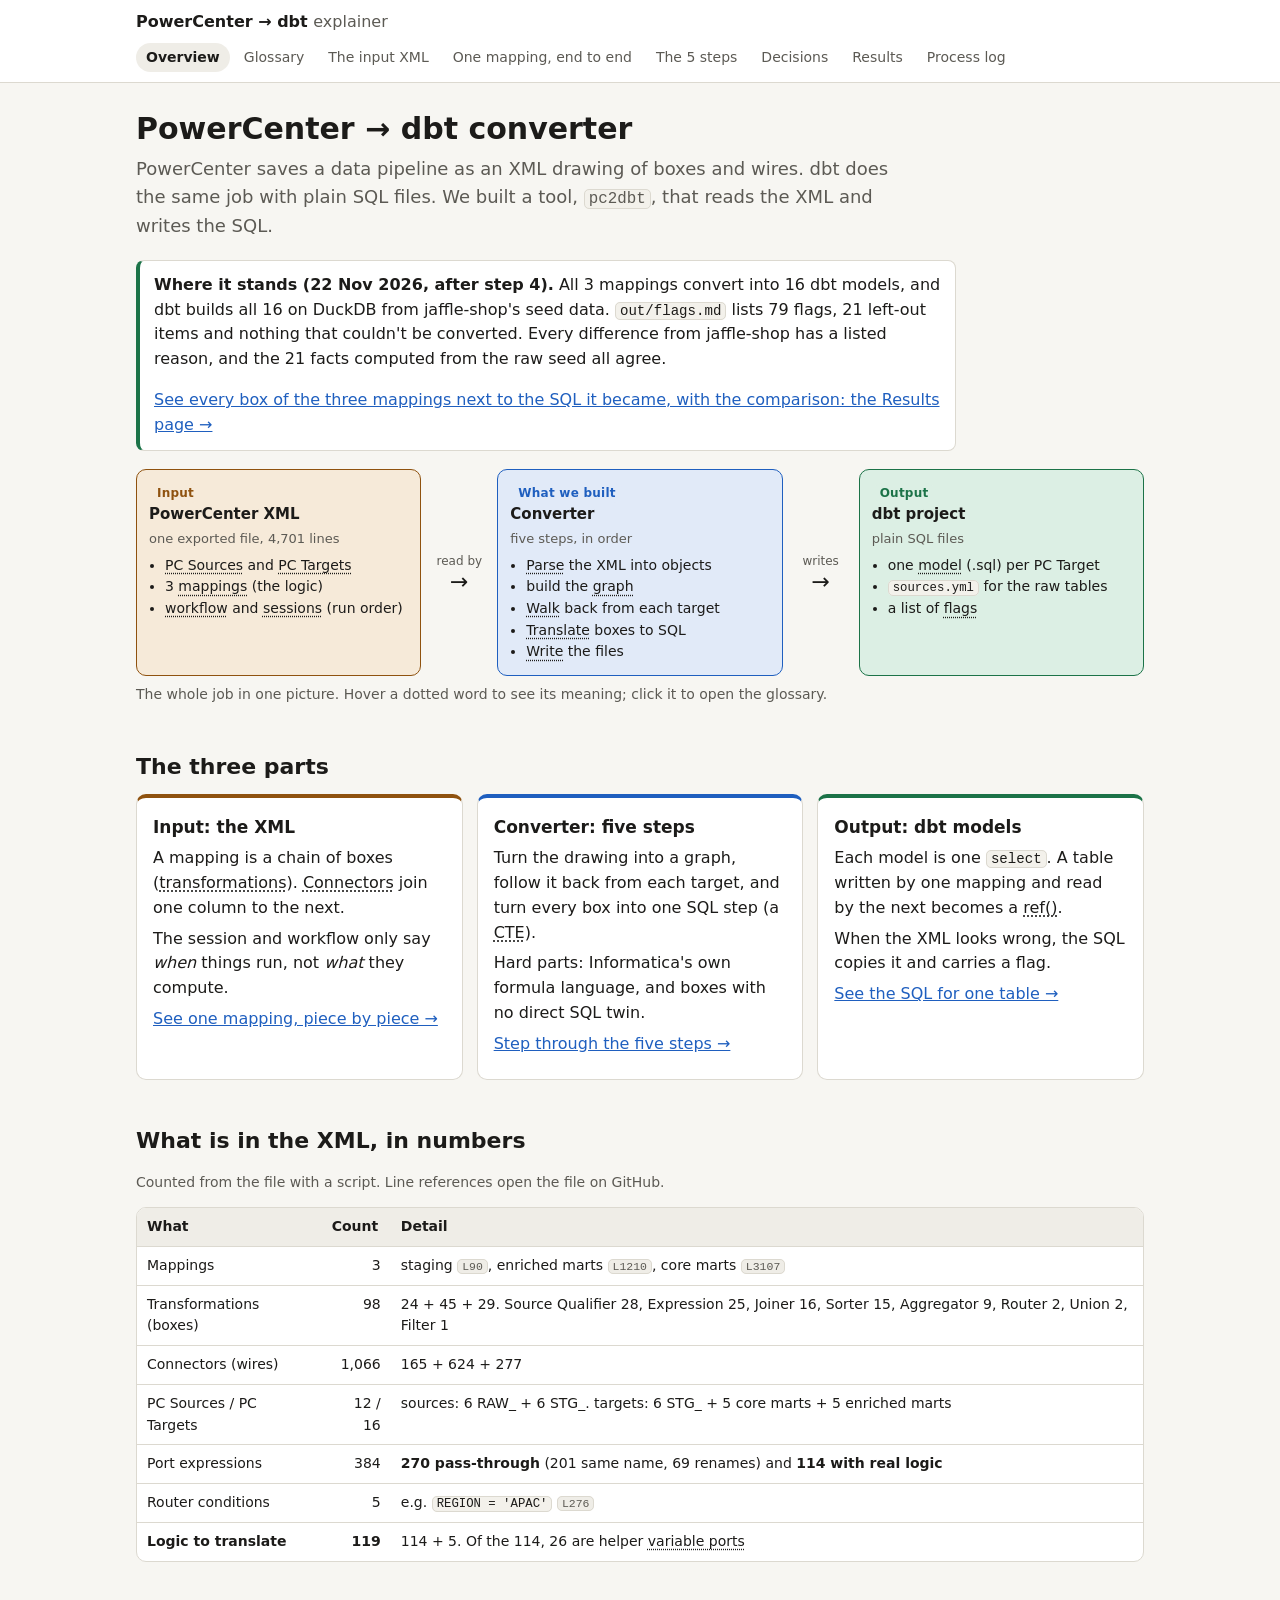
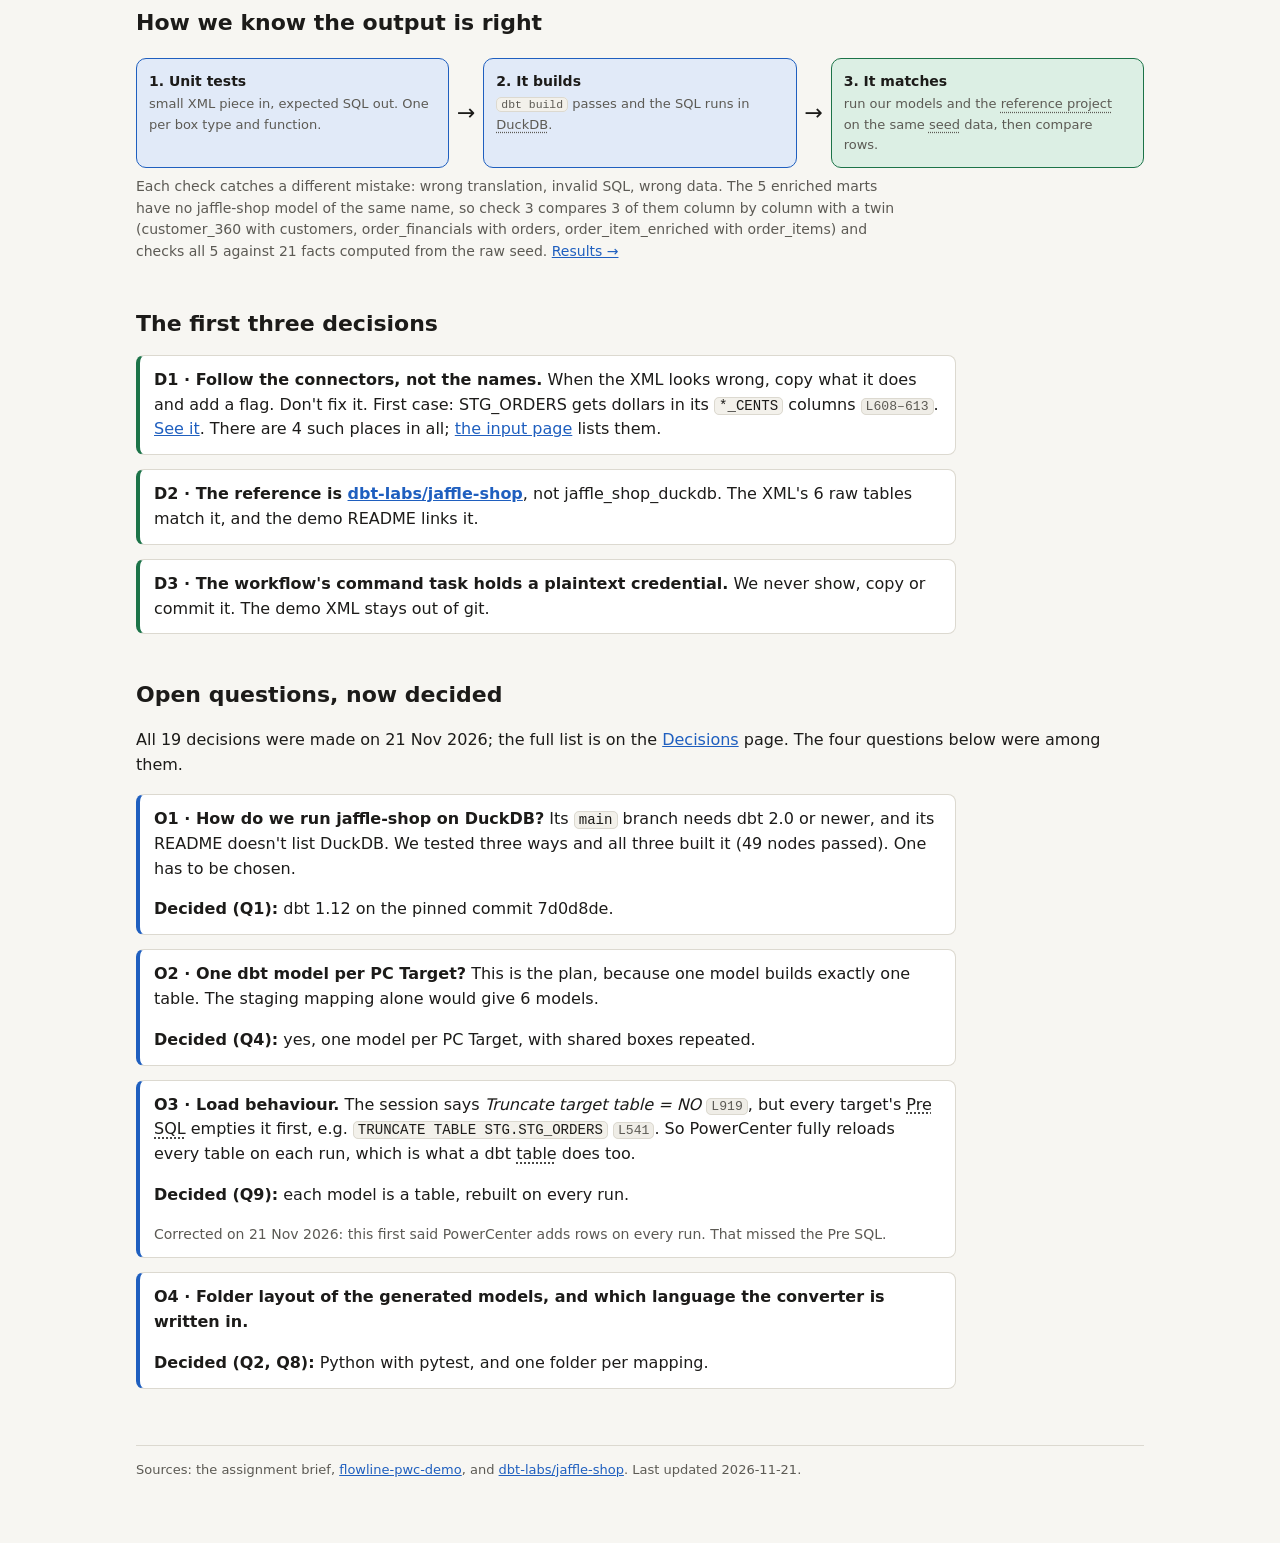
<file: docs/index.html>
<!doctype html>
<html lang="en">
<head>
<meta charset="utf-8">
<meta name="viewport" content="width=device-width, initial-scale=1">
<title>Converter Overview</title>
<link rel="stylesheet" href="assets/site.css">
<script src="assets/glossary-data.js"></script>
<script src="assets/site.js"></script>
</head>
<body>
<header class="site-header"><div class="inner">
  <a class="brand" href="index.html">PowerCenter → dbt <span>explainer</span></a>
  <nav class="site-nav" id="site-nav" aria-label="Sections"></nav>
</div></header>

<main>
  <h1>PowerCenter → dbt converter</h1>
  <p class="lead">PowerCenter saves a data pipeline as an XML drawing of boxes and wires. dbt does the same job with plain SQL files. We built a tool, <code>pc2dbt</code>, that reads the XML and writes the SQL.</p>
  <div class="callout decision" id="status">
    <p><b>Where it stands (22 Nov 2026, after step 4).</b> All 3 mappings convert into 16 dbt models, and dbt builds all 16 on DuckDB from jaffle-shop's seed data. <code>out/flags.md</code> lists 79 flags, 21 left-out items and nothing that couldn't be converted. Every difference from jaffle-shop has a listed reason, and the 21 facts computed from the raw seed all agree.</p>
    <p><a href="results.html">See every box of the three mappings next to the SQL it became, with the comparison: the Results page →</a></p>
  </div>

  <figure>
    <div class="flow" role="img" aria-label="The XML file is read by the converter, which runs five steps and writes a dbt project.">
      <div class="flow-node input">
        <span class="tag input">Input</span>
        <span class="t">PowerCenter XML</span>
        <span class="s">one exported file, 4,701 lines</span>
        <ul class="small">
          <li><a class="term" data-term="pc-source">PC Sources</a> and <a class="term" data-term="pc-target">PC Targets</a></li>
          <li>3 <a class="term" data-term="mapping">mappings</a> (the logic)</li>
          <li><a class="term" data-term="workflow">workflow</a> and <a class="term" data-term="session">sessions</a> (run order)</li>
        </ul>
      </div>
      <div class="flow-arrow">read by</div>
      <div class="flow-node convert">
        <span class="tag convert">What we built</span>
        <span class="t">Converter</span>
        <span class="s">five steps, in order</span>
        <ul class="small">
          <li><a class="term" data-term="parse">Parse</a> the XML into objects</li>
          <li>build the <a class="term" data-term="mapping-graph">graph</a></li>
          <li><a class="term" data-term="walk">Walk</a> back from each target</li>
          <li><a class="term" data-term="translate">Translate</a> boxes to SQL</li>
          <li><a class="term" data-term="write">Write</a> the files</li>
        </ul>
      </div>
      <div class="flow-arrow">writes</div>
      <div class="flow-node output">
        <span class="tag output">Output</span>
        <span class="t">dbt project</span>
        <span class="s">plain SQL files</span>
        <ul class="small">
          <li>one <a class="term" data-term="model">model</a> (.sql) per PC Target</li>
          <li><code>sources.yml</code> for the raw tables</li>
          <li>a list of <a class="term" data-term="flag">flags</a></li>
        </ul>
      </div>
    </div>
    <figcaption>The whole job in one picture. Hover a dotted word to see its meaning; click it to open the glossary.</figcaption>
  </figure>

  <h2>The three parts</h2>
  <div class="cards">
    <div class="card k-input">
      <h3>Input: the XML</h3>
      <p>A mapping is a chain of boxes (<a class="term" data-term="transformation">transformations</a>). <a class="term" data-term="connector">Connectors</a> join one column to the next.</p>
      <p>The session and workflow only say <em>when</em> things run, not <em>what</em> they compute.</p>
      <p><a href="example.html">See one mapping, piece by piece →</a></p>
    </div>
    <div class="card k-convert">
      <h3>Converter: five steps</h3>
      <p>Turn the drawing into a graph, follow it back from each target, and turn every box into one SQL step (a <a class="term" data-term="cte">CTE</a>).</p>
      <p>Hard parts: Informatica's own formula language, and boxes with no direct SQL twin.</p>
      <p><a href="steps.html">Step through the five steps →</a></p>
    </div>
    <div class="card k-output">
      <h3>Output: dbt models</h3>
      <p>Each model is one <code>select</code>. A table written by one mapping and read by the next becomes a <a class="term" data-term="ref">ref()</a>.</p>
      <p>When the XML looks wrong, the SQL copies it and carries a flag.</p>
      <p><a href="example.html#output">See the SQL for one table →</a></p>
    </div>
  </div>

  <h2>What is in the XML, in numbers</h2>
  <p class="muted small">Counted from the file with a script. Line references open the file on GitHub.</p>
  <div class="table-wrap">
    <table class="data">
      <thead><tr><th>What</th><th>Count</th><th>Detail</th></tr></thead>
      <tbody>
        <tr><td>Mappings</td><td class="num">3</td><td>staging <a class="L">L90</a>, enriched marts <a class="L">L1210</a>, core marts <a class="L">L3107</a></td></tr>
        <tr><td>Transformations (boxes)</td><td class="num">98</td><td>24 + 45 + 29. Source Qualifier 28, Expression 25, Joiner 16, Sorter 15, Aggregator 9, Router 2, Union 2, Filter 1</td></tr>
        <tr><td>Connectors (wires)</td><td class="num">1,066</td><td>165 + 624 + 277</td></tr>
        <tr><td>PC Sources / PC Targets</td><td class="num">12 / 16</td><td>sources: 6 RAW_ + 6 STG_. targets: 6 STG_ + 5 core marts + 5 enriched marts</td></tr>
        <tr><td>Port expressions</td><td class="num">384</td><td><b>270 pass-through</b> (201 same name, 69 renames) and <b>114 with real logic</b></td></tr>
        <tr><td>Router conditions</td><td class="num">5</td><td>e.g. <code>REGION = 'APAC'</code> <a class="L">L276</a></td></tr>
        <tr><td><b>Logic to translate</b></td><td class="num"><b>119</b></td><td>114 + 5. Of the 114, 26 are helper <a class="term" data-term="variable-port">variable ports</a></td></tr>
      </tbody>
    </table>
  </div>

  <h2>How we know the output is right</h2>
  <figure>
    <div class="flow tight" role="img" aria-label="Our models and the reference models both run on the same seed data in DuckDB, then the results are compared.">
      <div class="flow-node convert"><span class="t">1. Unit tests</span><span class="s">small XML piece in, expected SQL out. One per box type and function.</span></div>
      <div class="flow-arrow"></div>
      <div class="flow-node convert"><span class="t">2. It builds</span><span class="s"><code>dbt build</code> passes and the SQL runs in <a class="term" data-term="duckdb">DuckDB</a>.</span></div>
      <div class="flow-arrow"></div>
      <div class="flow-node output"><span class="t">3. It matches</span><span class="s">run our models and the <a class="term" data-term="reference-project">reference project</a> on the same <a class="term" data-term="seed">seed</a> data, then compare rows.</span></div>
    </div>
    <figcaption>Each check catches a different mistake: wrong translation, invalid SQL, wrong data. The 5 enriched marts have no jaffle-shop model of the same name, so check 3 compares 3 of them column by column with a twin (customer_360 with customers, order_financials with orders, order_item_enriched with order_items) and checks all 5 against 21 facts computed from the raw seed. <a href="results.html">Results →</a></figcaption>
  </figure>

  <h2>The first three decisions</h2>
  <div class="callout decision">
    <p><b>D1 · Follow the connectors, not the names.</b> When the XML looks wrong, copy what it does and add a flag. Don't fix it. First case: STG_ORDERS gets dollars in its <code>*_CENTS</code> columns <a class="L">L608–613</a>. <a href="example.html#swap">See it</a>. There are 4 such places in all; <a href="input.html#problems">the input page</a> lists them.</p>
  </div>
  <div class="callout decision">
    <p><b>D2 · The reference is <a href="https://github.com/dbt-labs/jaffle-shop">dbt-labs/jaffle-shop</a></b>, not jaffle_shop_duckdb. The XML's 6 raw tables match it, and the demo README links it.</p>
  </div>
  <div class="callout decision">
    <p><b>D3 · The workflow's command task holds a plaintext credential.</b> We never show, copy or commit it. The demo XML stays out of git.</p>
  </div>

  <h2>Open questions, now decided</h2>
  <p>All 19 decisions were made on 21 Nov 2026; the full list is on the <a href="decisions.html">Decisions</a> page. The four questions below were among them.</p>
  <div class="callout open">
    <p><b>O1 · How do we run jaffle-shop on DuckDB?</b> Its <code>main</code> branch needs dbt 2.0 or newer, and its README doesn't list DuckDB. We tested three ways and all three built it (49 nodes passed). One has to be chosen.</p>
    <p><b>Decided (Q1):</b> dbt 1.12 on the pinned commit 7d0d8de.</p>
  </div>
  <div class="callout open">
    <p><b>O2 · One dbt model per PC Target?</b> This is the plan, because one model builds exactly one table. The staging mapping alone would give 6 models.</p>
    <p><b>Decided (Q4):</b> yes, one model per PC Target, with shared boxes repeated.</p>
  </div>
  <div class="callout open">
    <p><b>O3 · Load behaviour.</b> The session says <i>Truncate target table = NO</i> <a class="L">L919</a>, but every target's <a class="term" data-term="pre-sql">Pre SQL</a> empties it first, e.g. <code>TRUNCATE TABLE STG.STG_ORDERS</code> <a class="L">L541</a>. So PowerCenter fully reloads every table on each run, which is what a dbt <a class="term" data-term="materialization">table</a> does too.</p>
    <p><b>Decided (Q9):</b> each model is a table, rebuilt on every run.</p>
    <p class="small muted">Corrected on 21 Nov 2026: this first said PowerCenter adds rows on every run. That missed the Pre SQL.</p>
  </div>
  <div class="callout open">
    <p><b>O4 · Folder layout of the generated models, and which language the converter is written in.</b></p>
    <p><b>Decided (Q2, Q8):</b> Python with pytest, and one folder per mapping.</p>
  </div>

  <footer class="page-foot">Sources: the assignment brief, <a href="https://github.com/infinitelambda/flowline-pwc-demo">flowline-pwc-demo</a>, and <a href="https://github.com/dbt-labs/jaffle-shop">dbt-labs/jaffle-shop</a>. Last updated 2026-11-21.</footer>
</main>
</body>
</html>
</file>
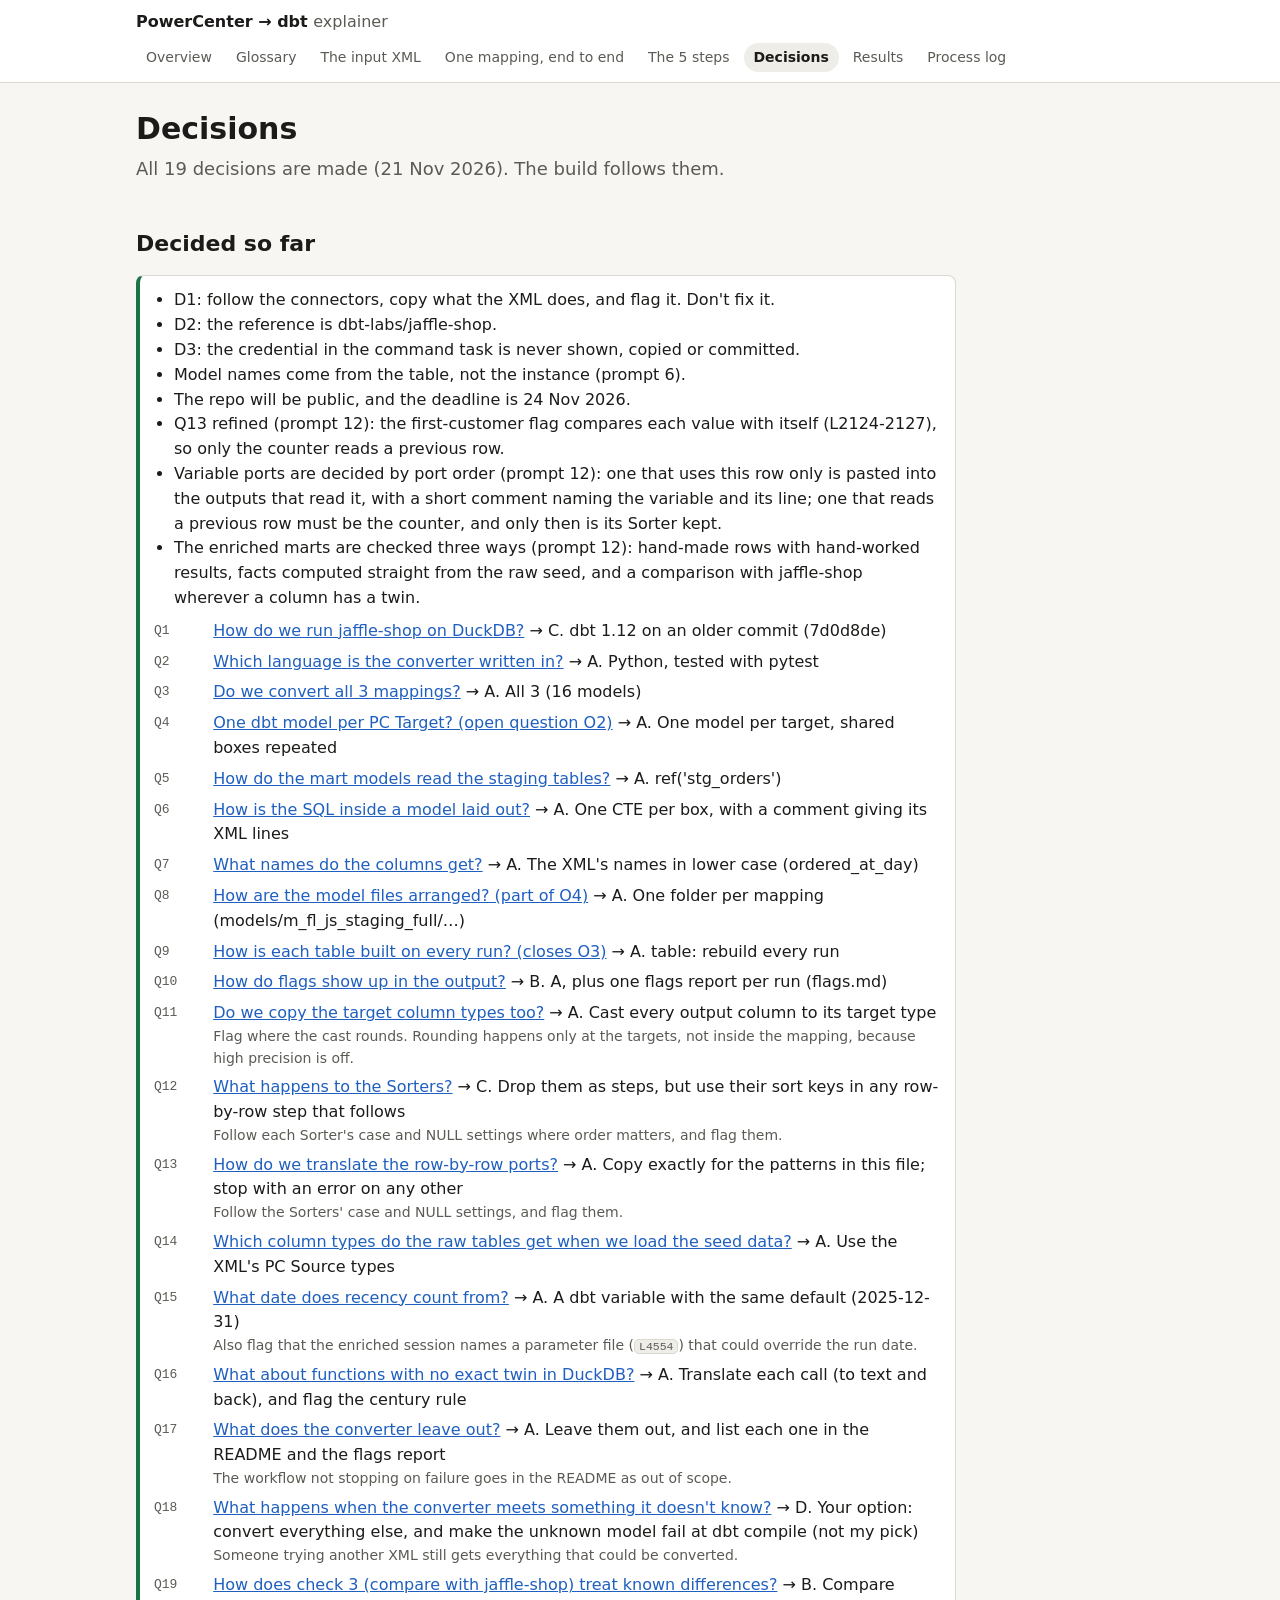
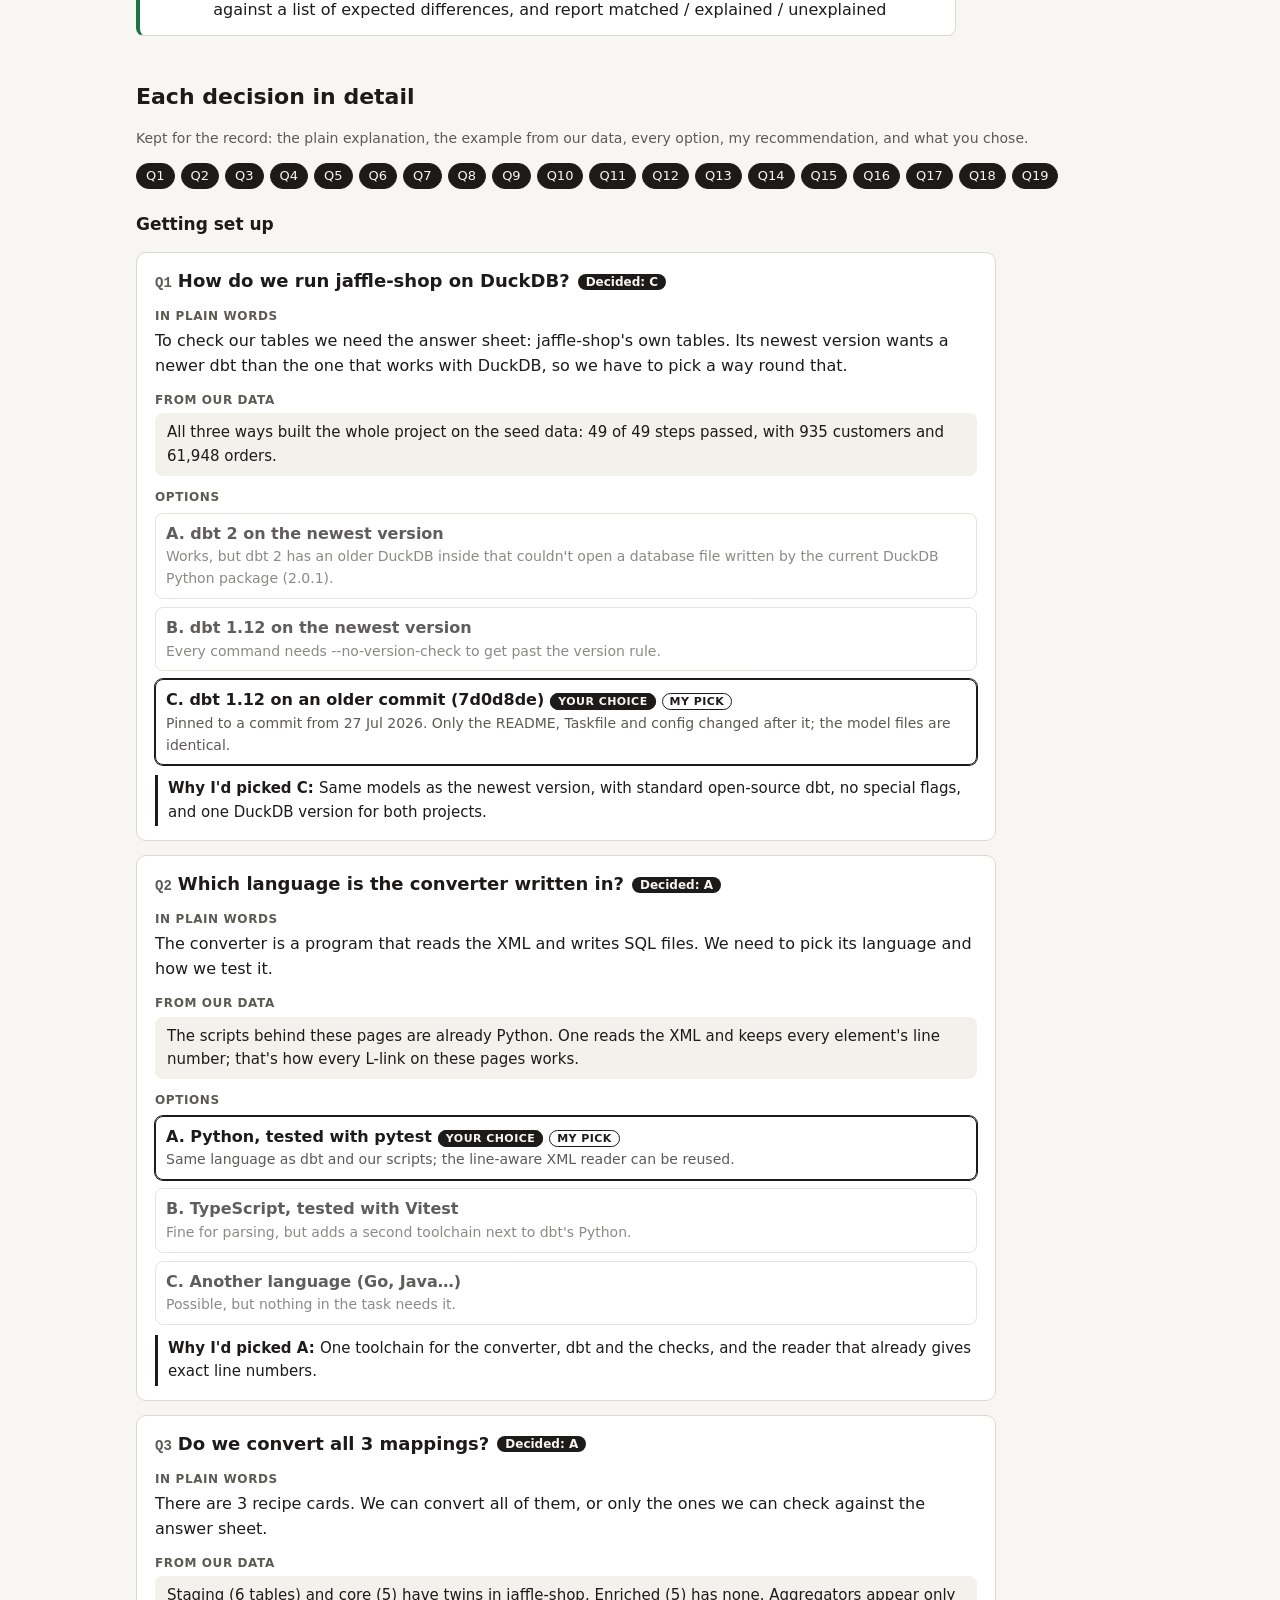
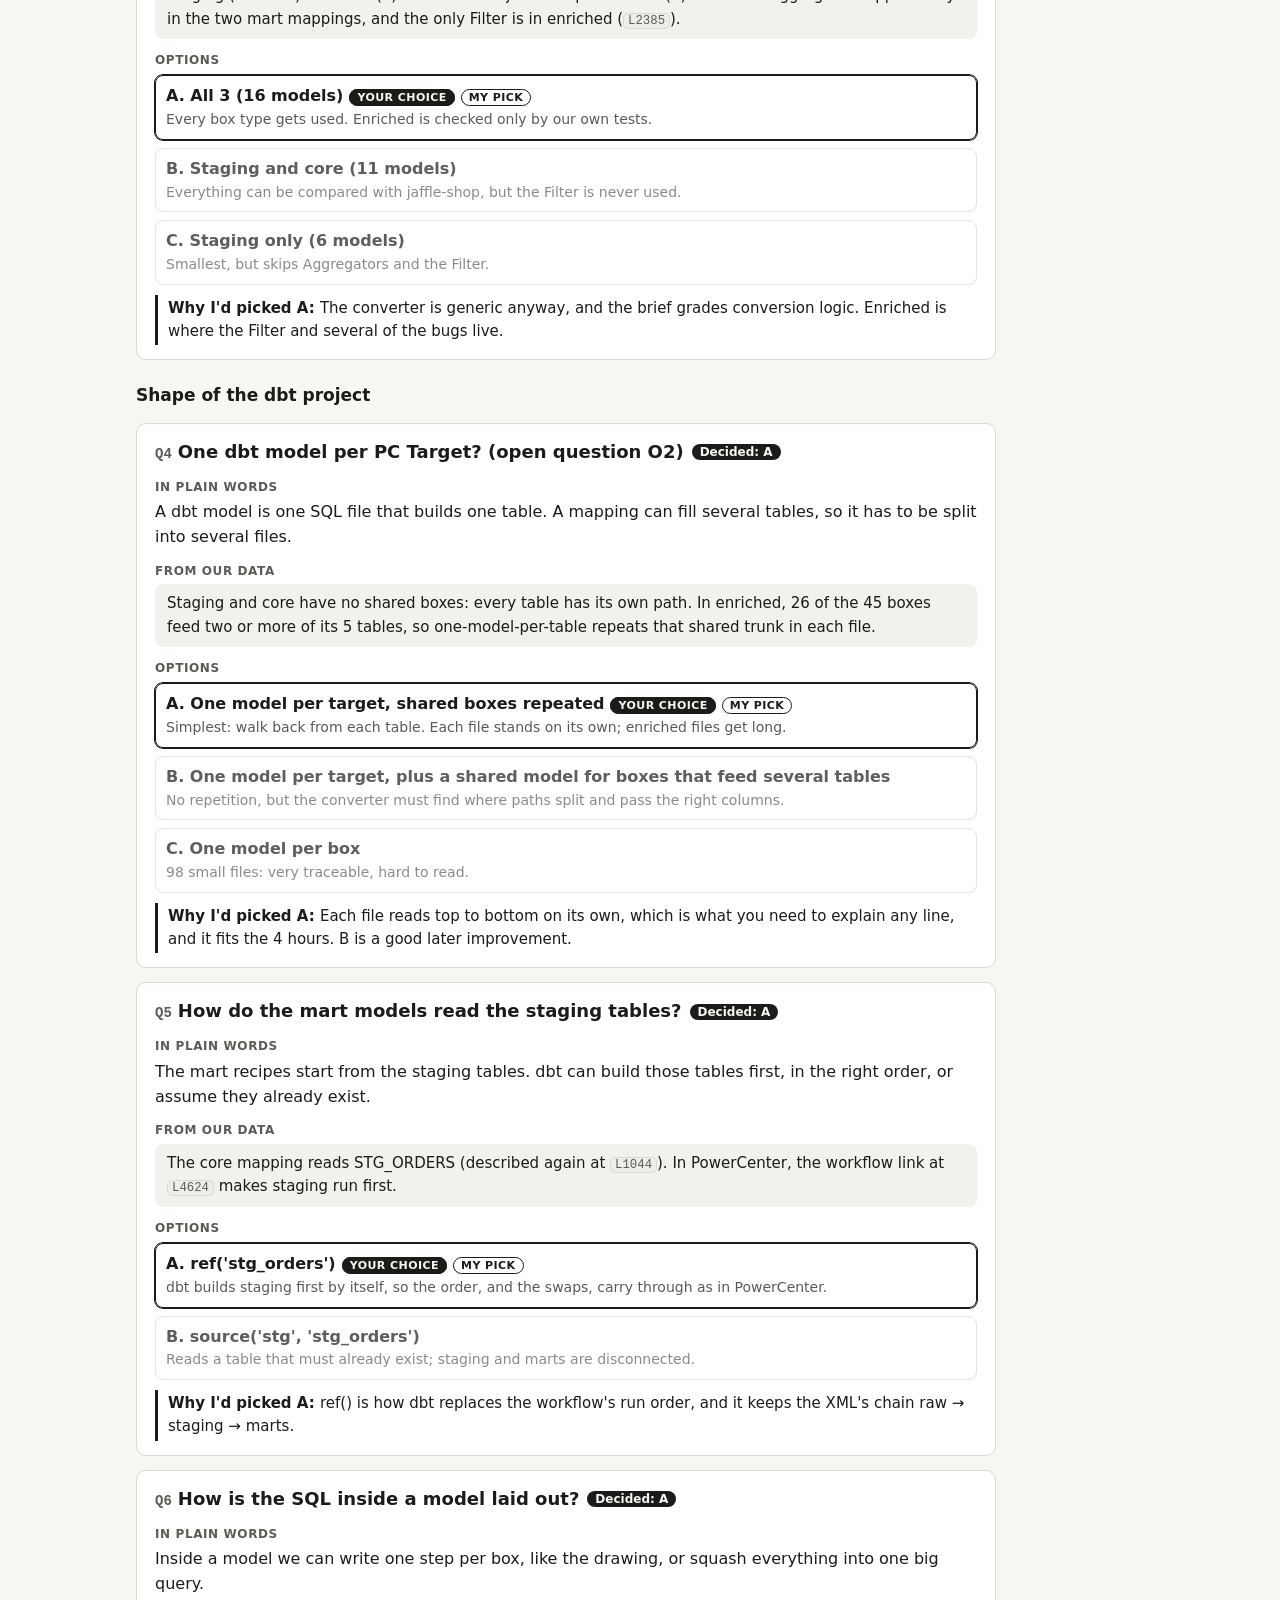
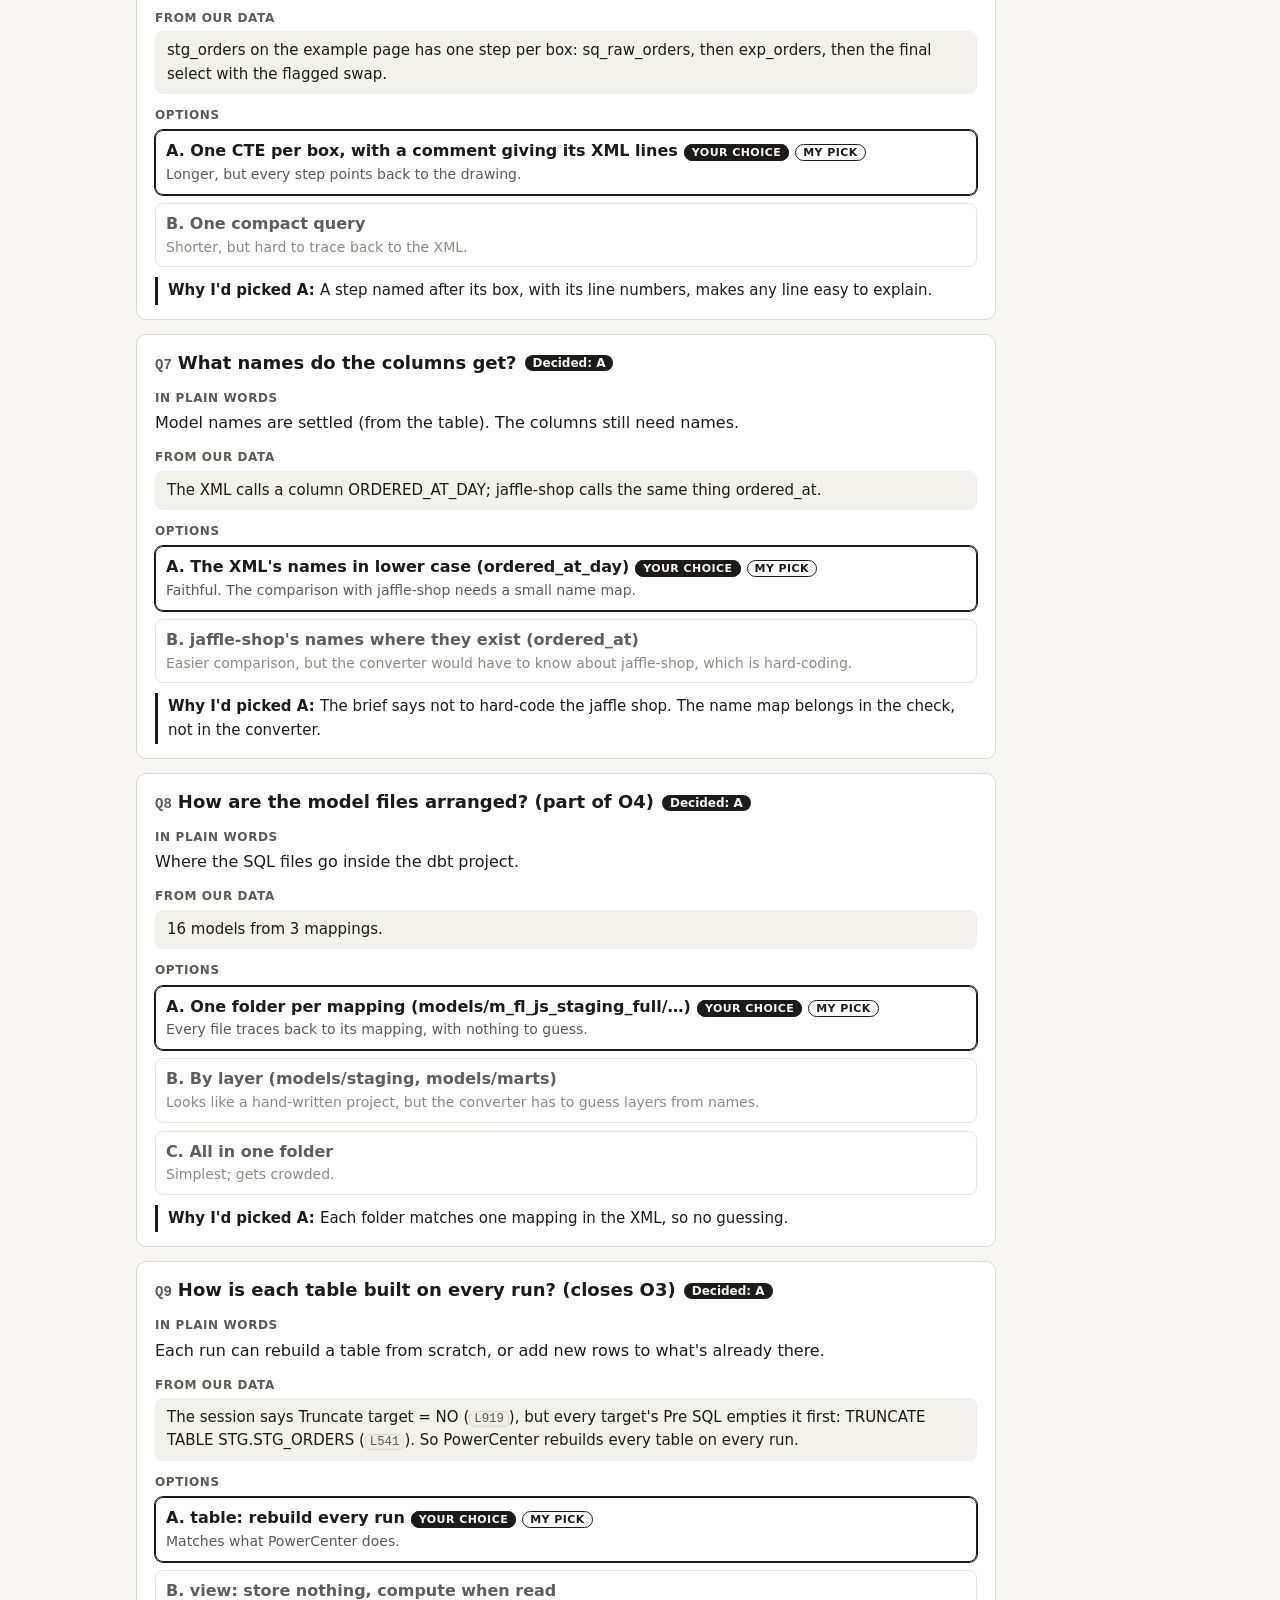
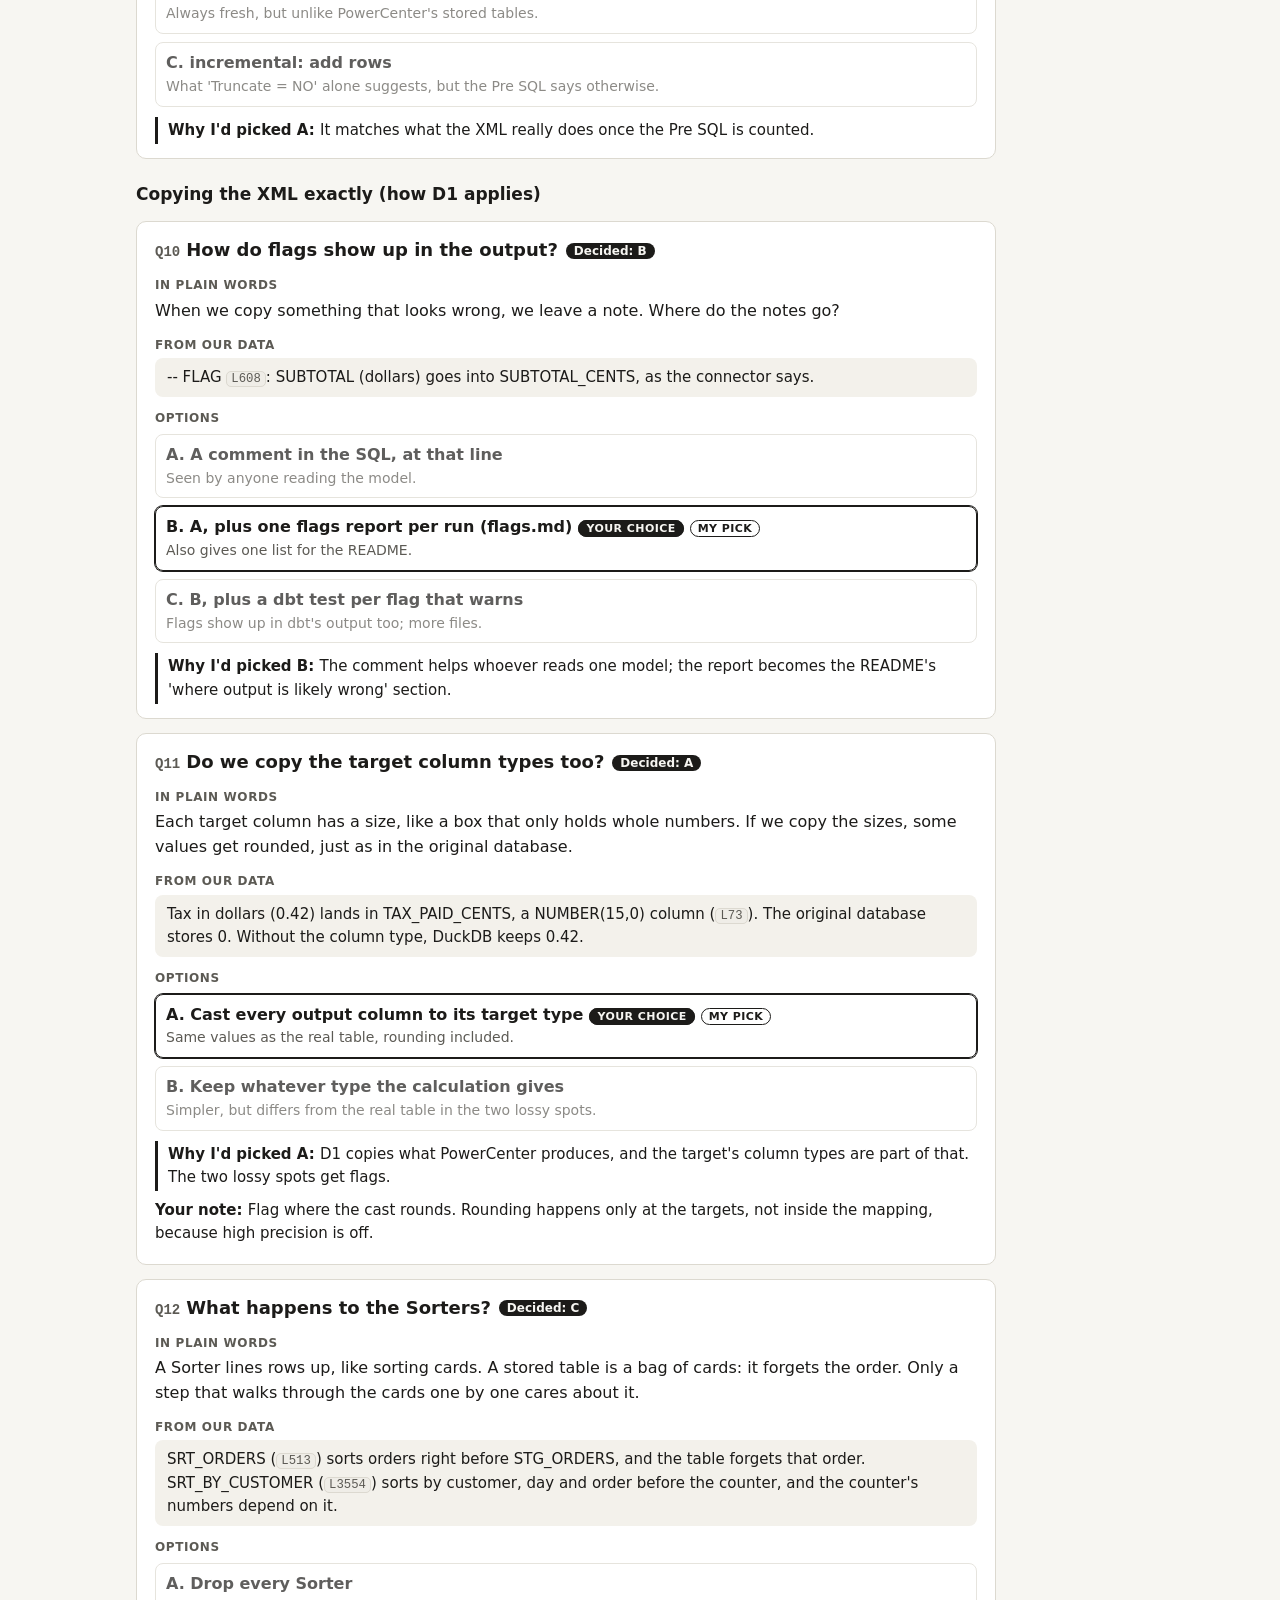
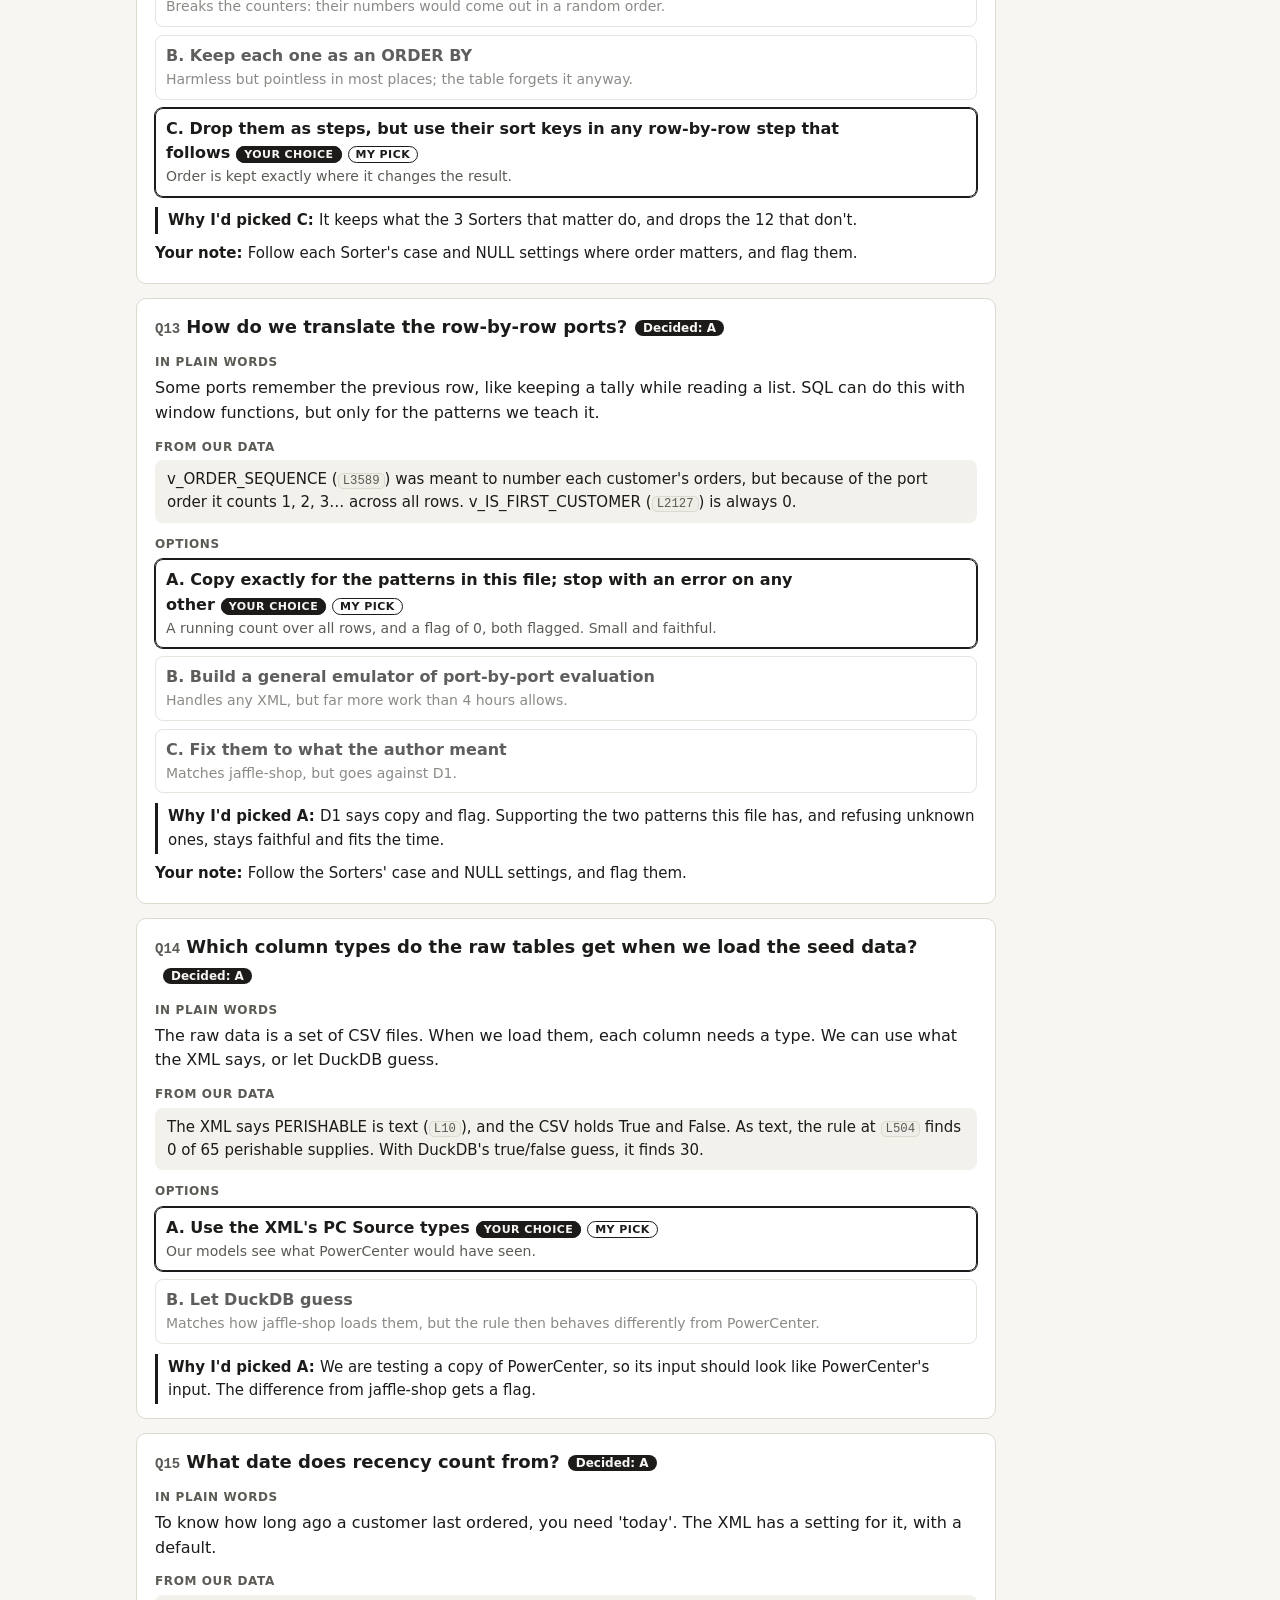
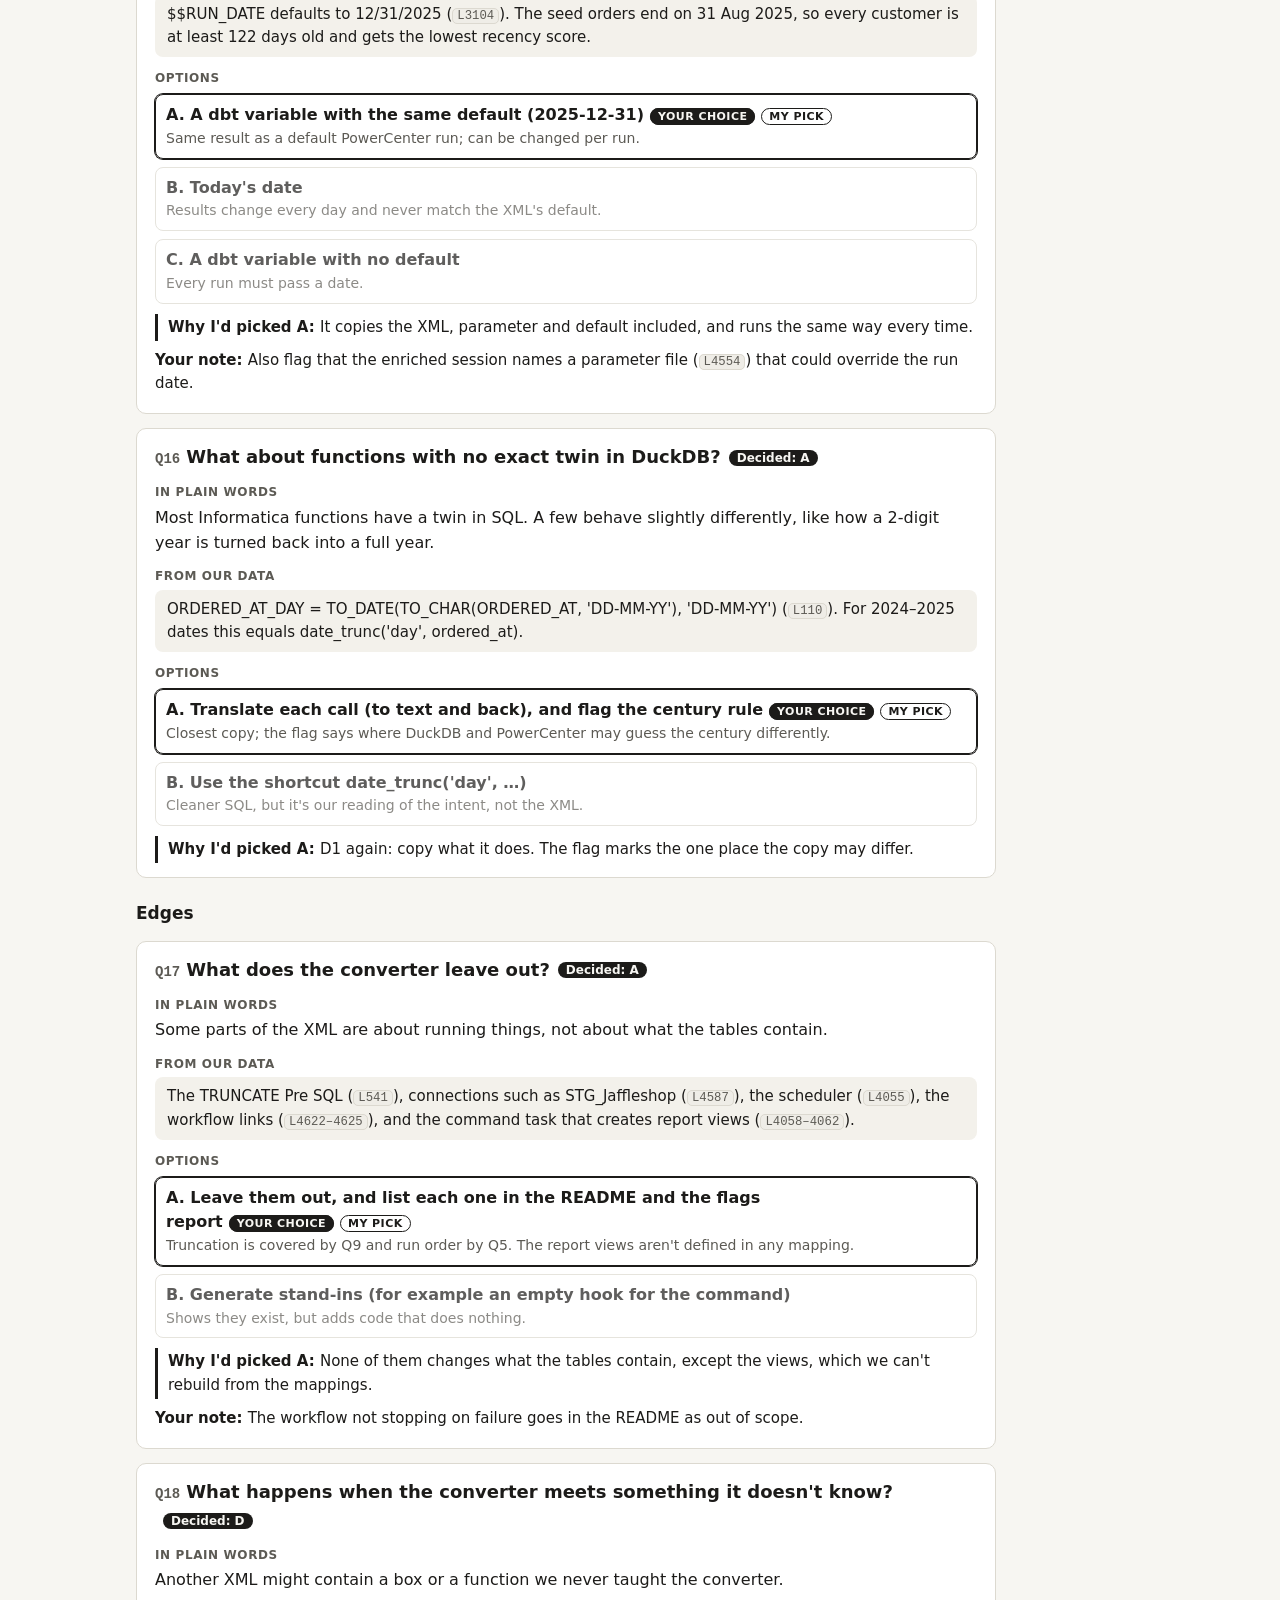
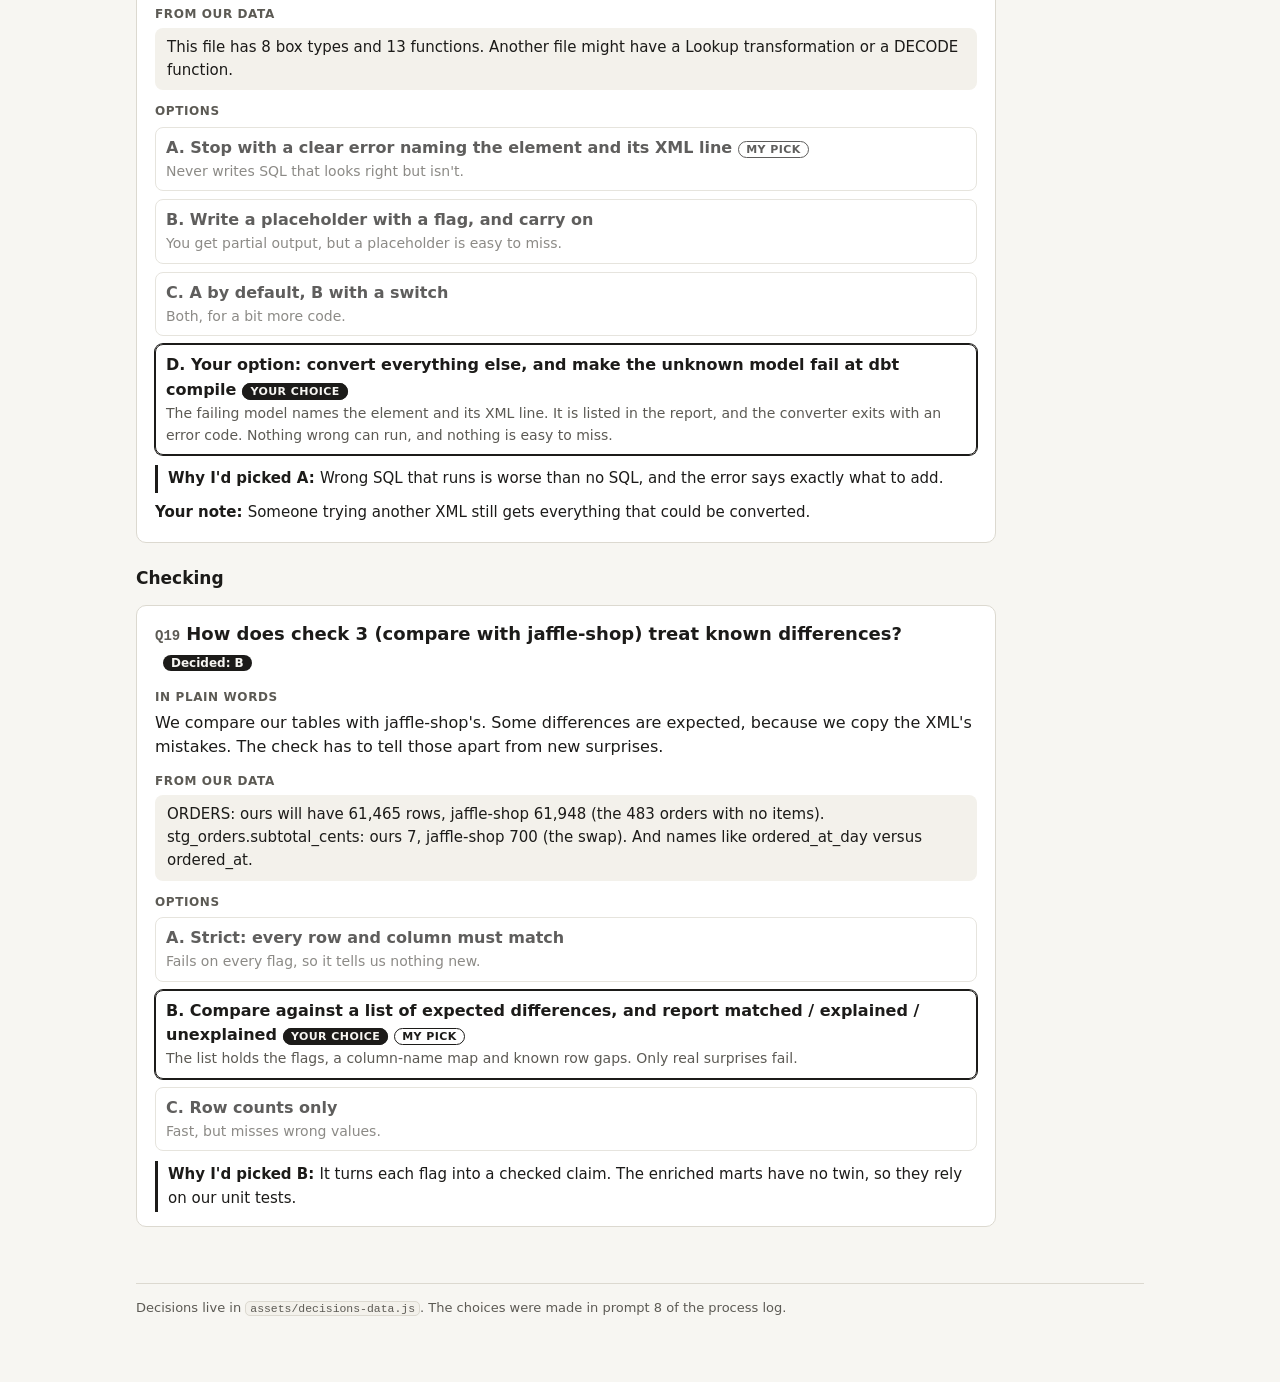
<file: docs/decisions.html>
<!doctype html>
<html lang="en">
<head>
<meta charset="utf-8">
<meta name="viewport" content="width=device-width, initial-scale=1">
<title>Decisions</title>
<link rel="stylesheet" href="assets/site.css">
<script src="assets/glossary-data.js"></script>
<script src="assets/decisions-data.js"></script>
<script src="assets/site.js"></script>
<style>
  .toc { display: flex; flex-wrap: wrap; gap: 6px; margin: 12px 0 4px; }
  .toc a { font-size: 13px; text-decoration: none; padding: 2px 9px; border-radius: 999px; border: 1px solid var(--border); color: var(--text); background: var(--surface); }
  .toc a.done { background: var(--text); color: var(--bg); border-color: var(--text); }
  ol.made { margin: 8px 0 0; padding-left: 0; list-style: none; display: grid; gap: 6px; }
  ol.made li { display: grid; grid-template-columns: 3.2em 1fr; gap: 0 8px; }
  ol.made .qid { font-family: var(--mono); font-size: 13px; color: var(--muted); padding-top: 2px; }
  ol.made .note { display: block; color: var(--muted); font-size: 14px; }
  ul.decided { margin: 6px 0 0; padding-left: 20px; }
  .q { background: var(--surface); border: 1px solid var(--border); border-radius: var(--radius); padding: 14px 18px; margin: 14px 0; max-width: 860px; scroll-margin-top: 150px; }
  .q h3 { margin: 0 0 8px; font-size: 18px; }
  .q h3 .qid { font-family: var(--mono); font-size: 14px; color: var(--muted); margin-right: 6px; }
  .q h3 .badge { font-size: 12px; font-weight: 700; padding: 1px 8px; border-radius: 999px; background: var(--text); color: var(--bg); margin-left: 8px; vertical-align: middle; white-space: nowrap; }
  .q .label { font-size: 12px; font-weight: 700; text-transform: uppercase; letter-spacing: .05em; color: var(--muted); margin: 12px 0 4px; }
  .q p { margin: 4px 0; }
  .q .ex { background: var(--code-bg); border-radius: 8px; padding: 8px 12px; font-size: 15px; }
  .opts { display: grid; gap: 8px; margin-top: 6px; }
  .opt { border: 1px solid var(--border); border-radius: 8px; padding: 8px 10px; min-width: 0; overflow-wrap: anywhere; }
  .opt.chosen { border-color: var(--text); box-shadow: 0 0 0 1px var(--text); }
  .opt:not(.chosen) { opacity: .7; }
  .opt .ol { font-weight: 650; }
  .opt .ow { display: block; color: var(--muted); font-size: 14px; }
  .opt .tag2 { font-size: 11px; font-weight: 700; text-transform: uppercase; letter-spacing: .04em; margin-left: 6px; padding: 1px 7px;
               border-radius: 999px; border: 1px solid var(--text); white-space: nowrap; }
  .opt .tag2.yours { background: var(--text); color: var(--bg); }
  .q .why { border-left: 3px solid var(--text); padding: 2px 0 2px 10px; margin-top: 10px; font-size: 15px; }
  .q .yournote { margin-top: 8px; font-size: 15px; }
</style>
</head>
<body>
<header class="site-header"><div class="inner">
  <a class="brand" href="index.html">PowerCenter → dbt <span>explainer</span></a>
  <nav class="site-nav" id="site-nav" aria-label="Sections"></nav>
</div></header>

<main>
  <h1>Decisions</h1>
  <p class="lead" id="lead"></p>

  <h2 id="decided-so-far">Decided so far</h2>
  <div class="callout decision">
    <ul class="decided" id="decided"></ul>
    <ol class="made" id="made"></ol>
  </div>

  <h2 id="details">Each decision in detail</h2>
  <p class="small muted">Kept for the record: the plain explanation, the example from our data, every option, my recommendation, and what you chose.</p>
  <nav class="toc" id="toc" aria-label="Jump to a decision"></nav>
  <div id="list"></div>

  <footer class="page-foot">Decisions live in <code>assets/decisions-data.js</code>. The choices were made in prompt 8 of the process log.</footer>
</main>

<script>
(function () {
  var D = window.DECISIONS, M = D.made || { picks: {} };
  function h(tag, cls, text) { var e = document.createElement(tag); if (cls) e.className = cls; if (text != null) e.textContent = text; return e; }
  function p(text, cls) { var e = h("p", cls); e.appendChild(Site.textWithLines(text)); return e; }
  function opt(q, k) { return q.options.filter(function (o) { return o.k === k; })[0]; }

  var n = D.items.filter(function (q) { return M.picks[q.id]; }).length;
  document.getElementById("lead").textContent = n === D.items.length
    ? "All " + n + " decisions are made (" + M.date + "). The build follows them."
    : n + " of " + D.items.length + " decisions are made.";

  var dl = document.getElementById("decided");
  D.decided.forEach(function (t) { dl.appendChild(h("li", null, t)); });

  var made = document.getElementById("made");
  D.items.forEach(function (q) {
    var pk = M.picks[q.id]; if (!pk) return;
    var o = opt(q, pk.k);
    var li = h("li"); li.appendChild(h("span", "qid", q.id));
    var body = h("span");
    var a = h("a", null, q.title); a.href = "#" + q.id; body.appendChild(a);
    body.appendChild(document.createTextNode(" → " + pk.k + ". " + o.label));
    if (pk.k !== q.rec) body.appendChild(document.createTextNode(" (not my pick)"));
    if (pk.note) { var nt = h("span", "note"); nt.appendChild(Site.textWithLines(pk.note)); body.appendChild(nt); }
    li.appendChild(body); made.appendChild(li);
  });

  var list = document.getElementById("list"), toc = document.getElementById("toc");
  D.groups.forEach(function (g) {
    list.appendChild(h("h3", null, g));
    D.items.filter(function (q) { return q.group === g; }).forEach(function (q) {
      var pk = M.picks[q.id];
      var a = h("a", pk ? "done" : null, q.id); a.href = "#" + q.id; a.title = q.title; toc.appendChild(a);
      var c = h("article", "q"); c.id = q.id;
      var t = h("h3"); t.appendChild(h("span", "qid", q.id)); t.appendChild(document.createTextNode(q.title));
      if (pk) t.appendChild(h("span", "badge", "Decided: " + pk.k));
      c.appendChild(t);
      c.appendChild(h("div", "label", "In plain words")); c.appendChild(p(q.eli5));
      c.appendChild(h("div", "label", "From our data")); c.appendChild(p(q.example, "ex"));
      c.appendChild(h("div", "label", "Options"));
      var opts = h("div", "opts");
      q.options.forEach(function (o) {
        var box = h("div", "opt" + (pk && pk.k === o.k ? " chosen" : ""));
        var top = h("span", "ol", o.k + ". " + o.label); box.appendChild(top);
        if (pk && pk.k === o.k) box.appendChild(h("span", "tag2 yours", "Your choice"));
        if (o.k === q.rec) box.appendChild(h("span", "tag2", "My pick"));
        var w = h("span", "ow"); w.appendChild(Site.textWithLines(o.what)); box.appendChild(w);
        opts.appendChild(box);
      });
      c.appendChild(opts);
      var why = h("div", "why"); why.appendChild(h("b", null, "Why I'd picked " + q.rec + ": ")); why.appendChild(Site.textWithLines(q.why)); c.appendChild(why);
      if (pk && pk.note) { var yn = h("p", "yournote"); yn.appendChild(h("b", null, "Your note: ")); yn.appendChild(Site.textWithLines(pk.note)); c.appendChild(yn); }
      list.appendChild(c);
    });
  });
})();
</script>
</body>
</html>
</file>
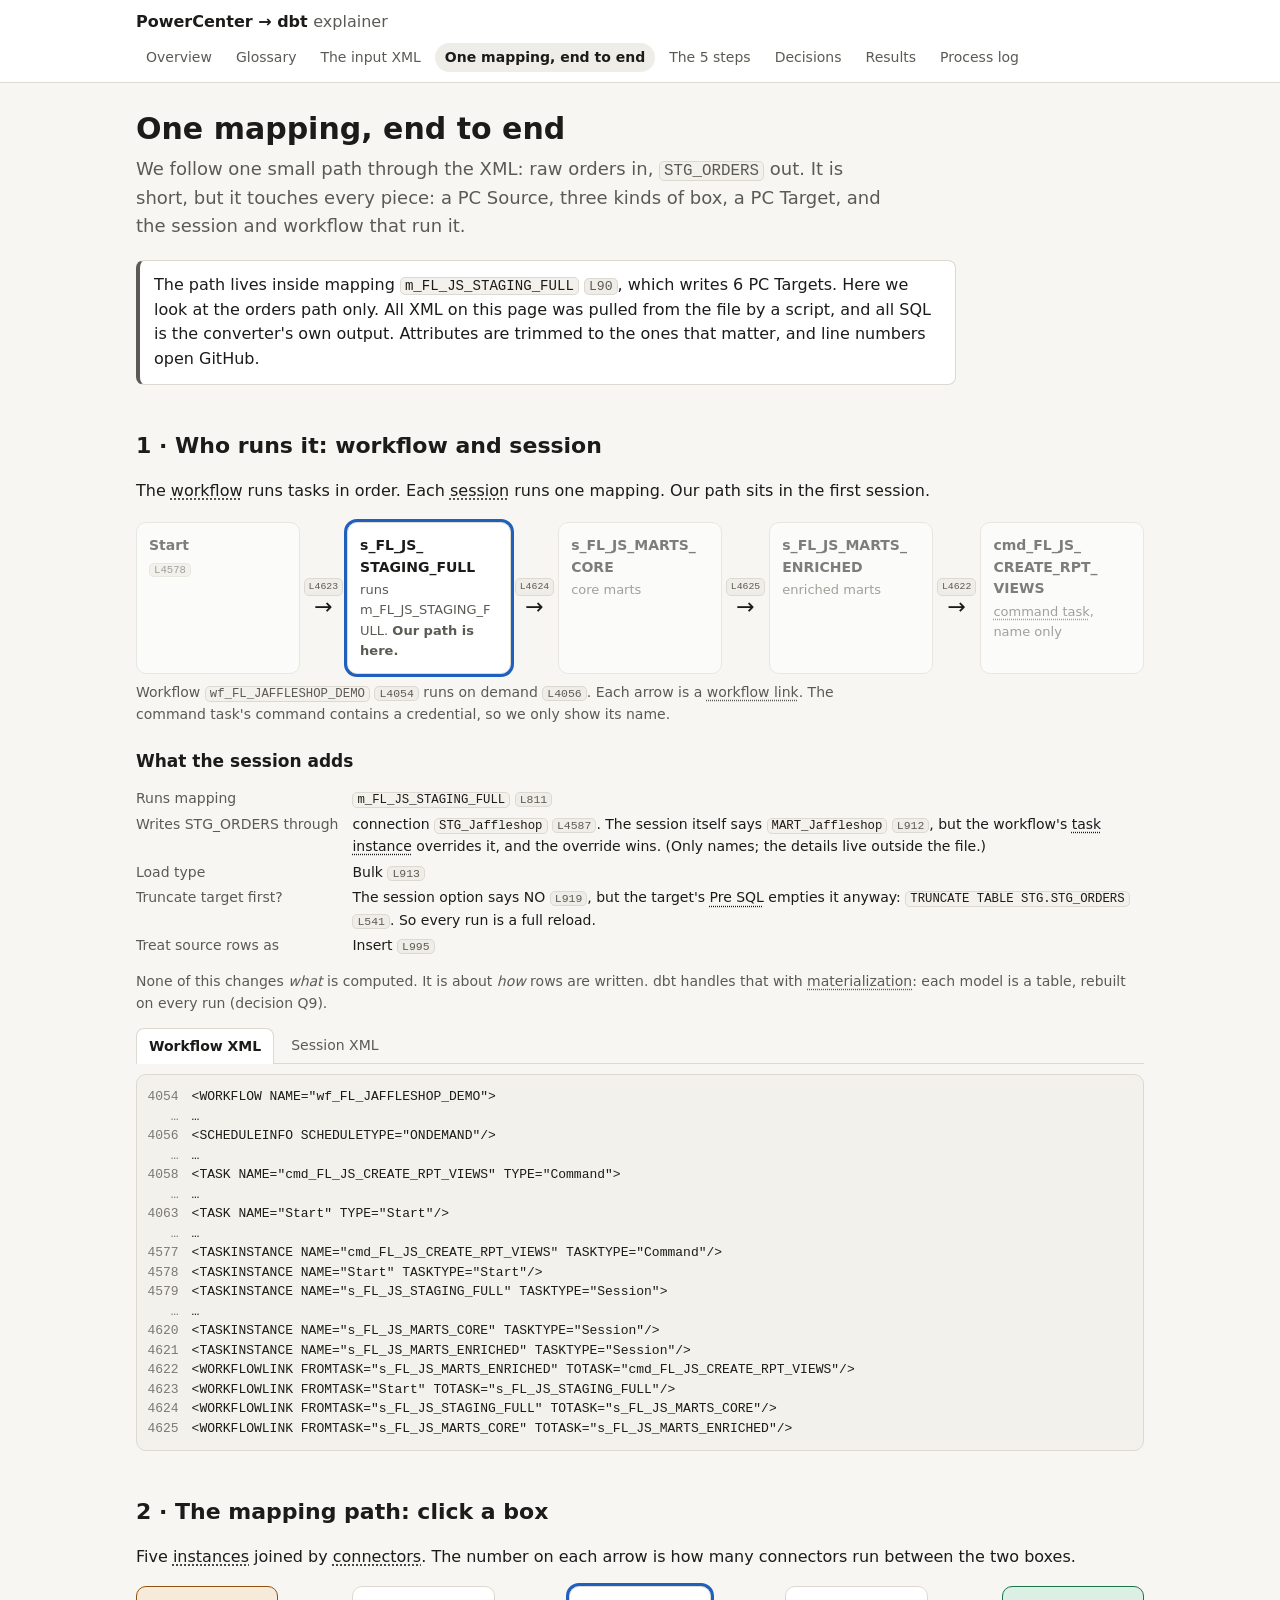
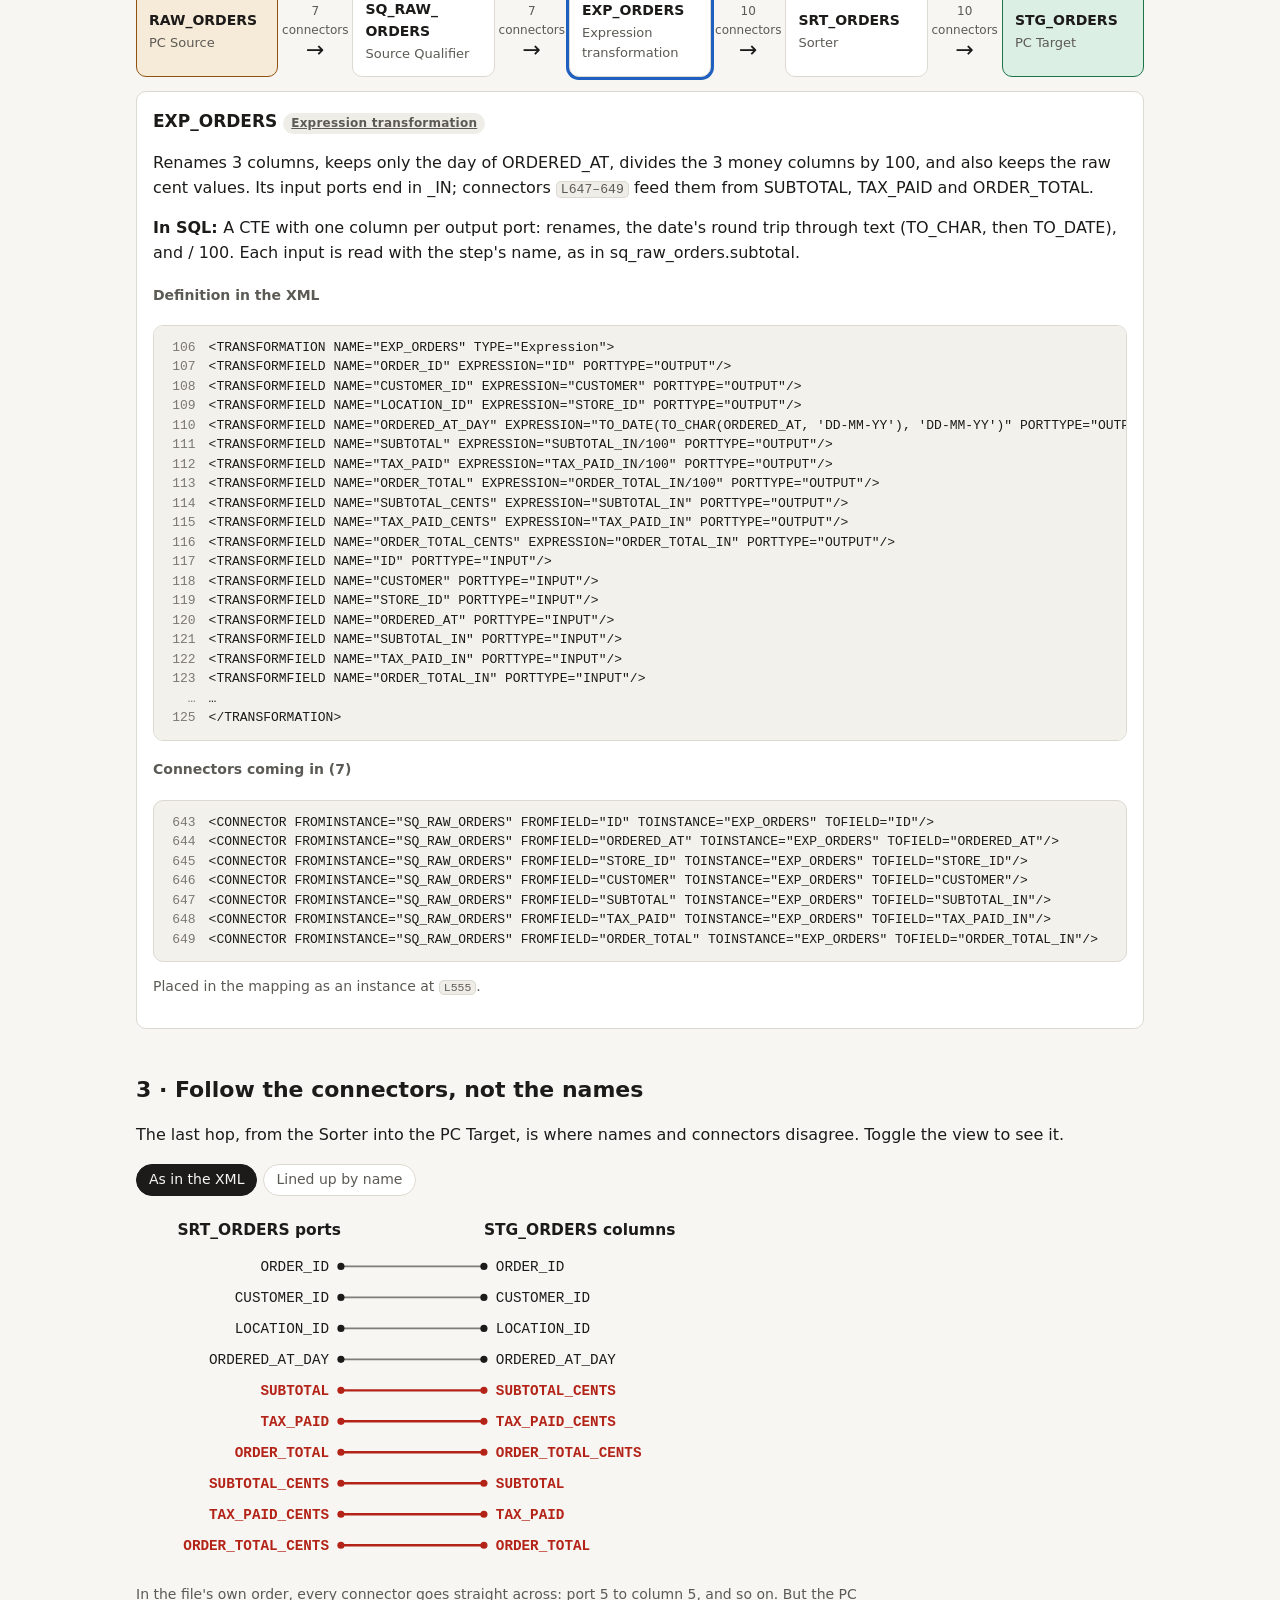
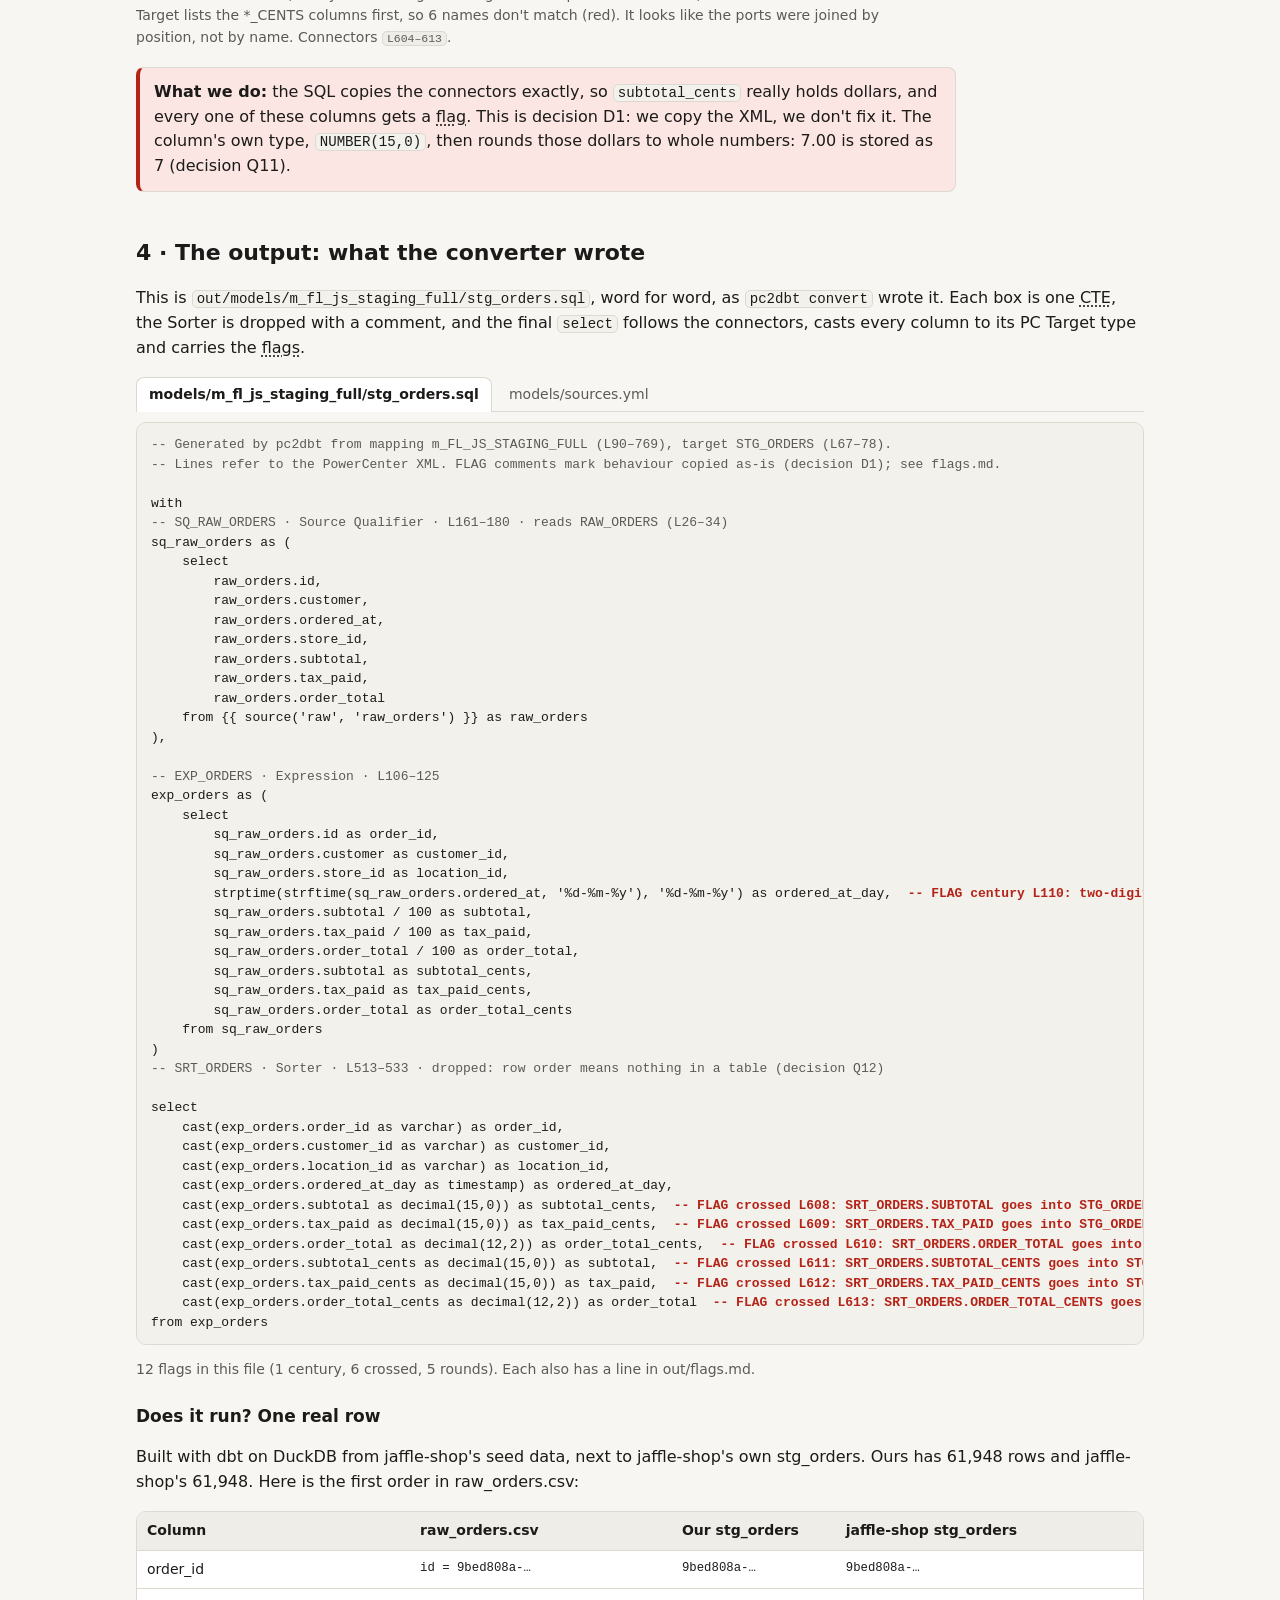
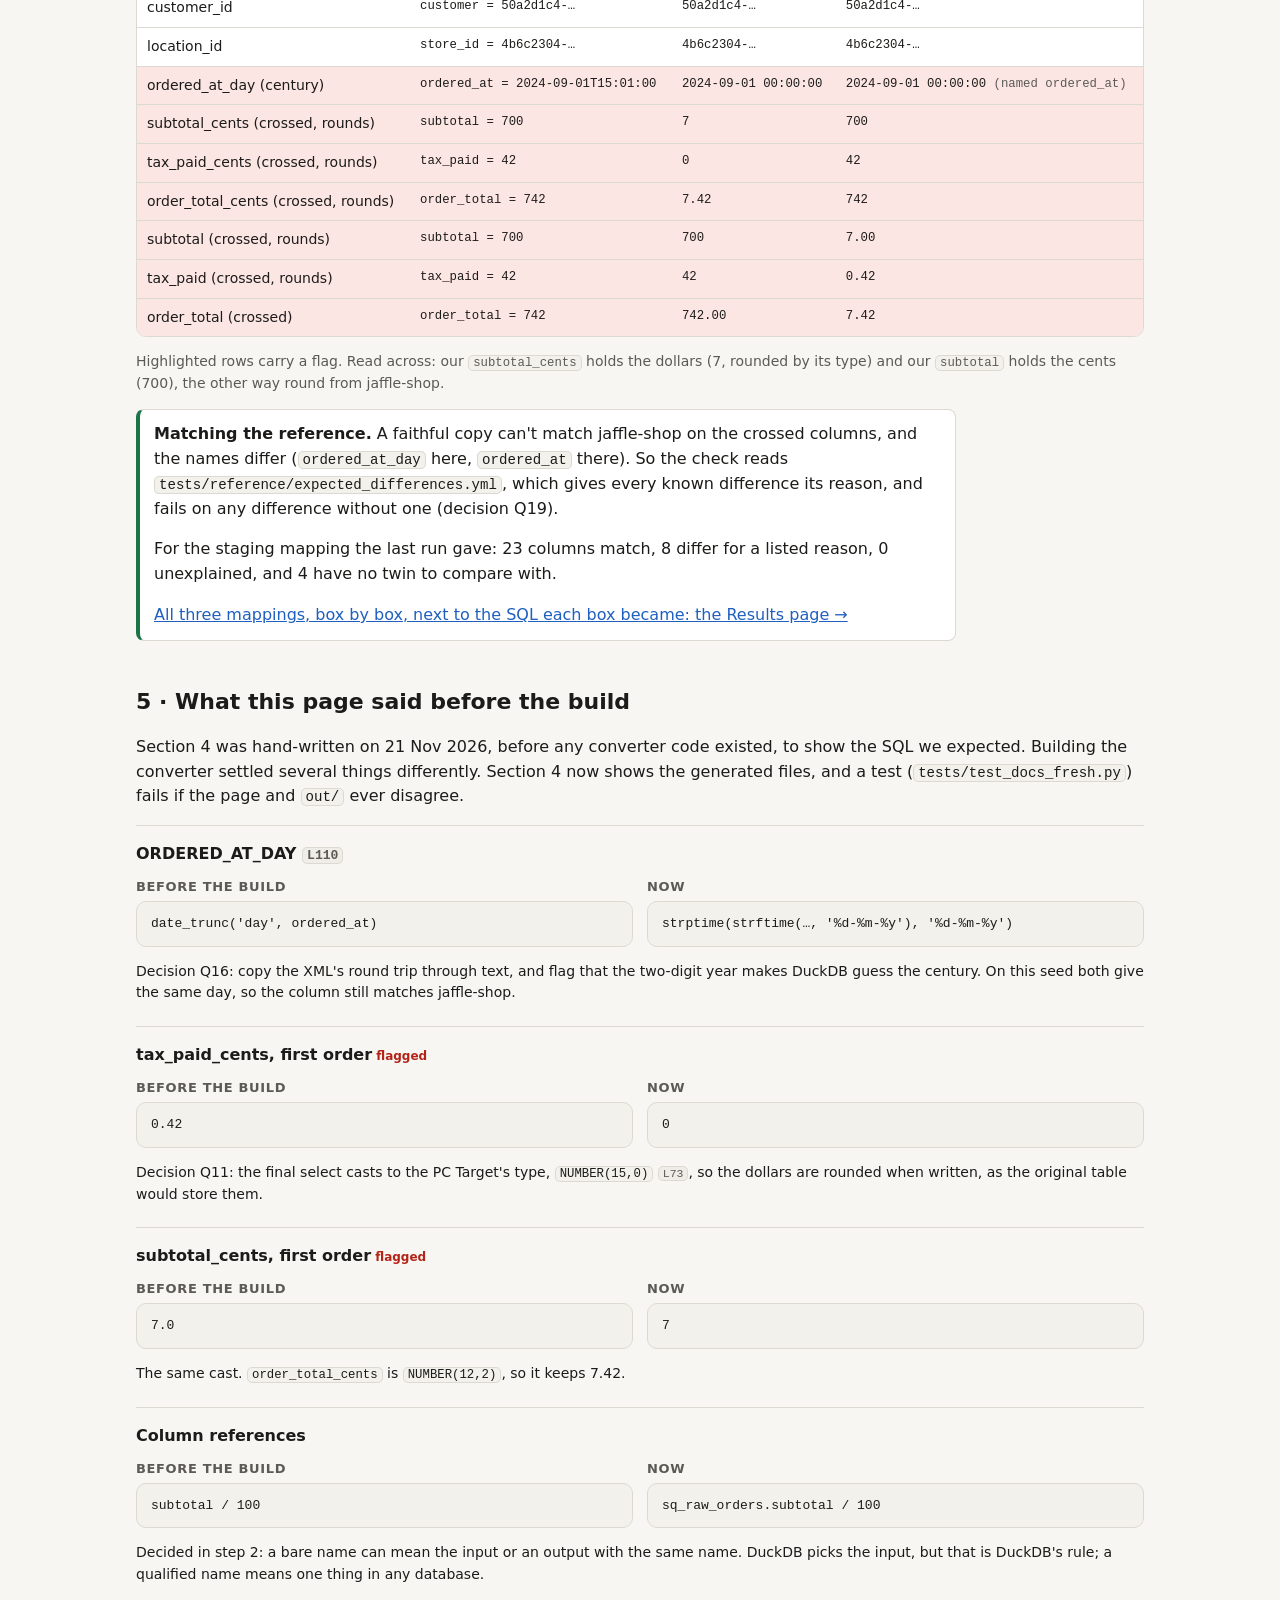
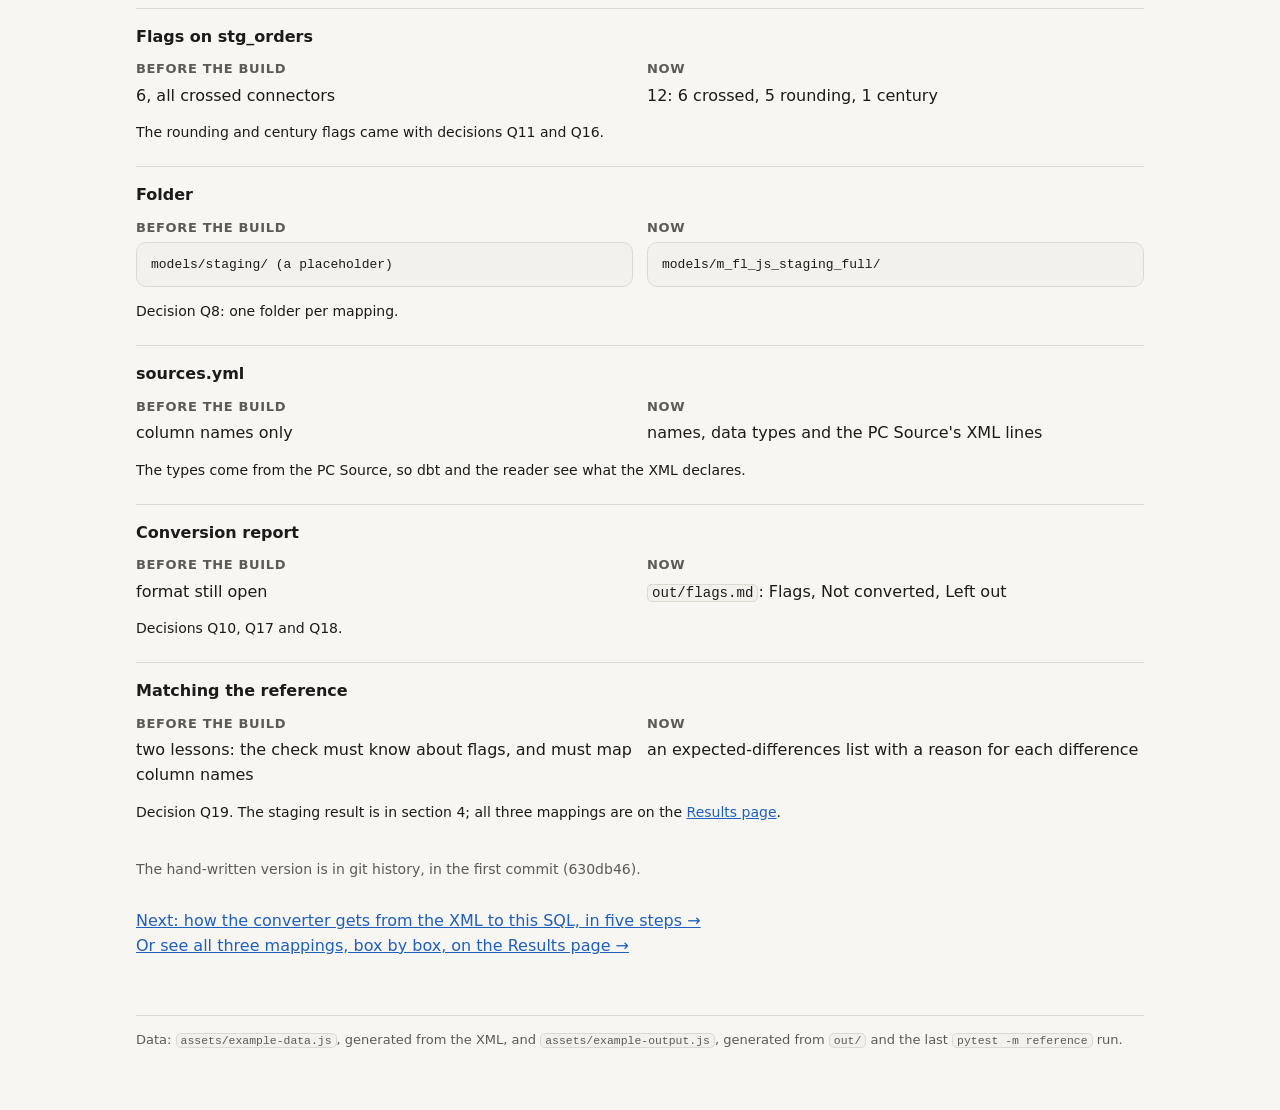
<file: docs/example.html>
<!doctype html>
<html lang="en">
<head>
<meta charset="utf-8">
<meta name="viewport" content="width=device-width, initial-scale=1">
<title>One Mapping, End to End</title>
<link rel="stylesheet" href="assets/site.css">
<style>
  .hist-item { border-top: 1px solid var(--border); padding: 4px 0 8px; }
  .hist-item h3 { margin: 12px 0 0; font-size: 16px; }
  .hist-item .io pre { margin: 0; white-space: pre-wrap; overflow-wrap: anywhere; }
  .hist-item .io p { margin: 0; }
  .hist-item.flagged h3::after { content: "  flagged"; color: var(--warn); font-size: 12px; font-weight: 600; }
</style>
<script src="assets/glossary-data.js"></script>
<script src="assets/example-data.js"></script>
<script src="assets/example-output.js"></script>
<script src="assets/site.js"></script>
</head>
<body>
<header class="site-header"><div class="inner">
  <a class="brand" href="index.html">PowerCenter → dbt <span>explainer</span></a>
  <nav class="site-nav" id="site-nav" aria-label="Sections"></nav>
</div></header>

<main>
  <h1>One mapping, end to end</h1>
  <p class="lead">We follow one small path through the XML: raw orders in, <code>STG_ORDERS</code> out. It is short, but it touches every piece: a PC Source, three kinds of box, a PC Target, and the session and workflow that run it.</p>
  <div class="callout">
    <p>The path lives inside mapping <code>m_FL_JS_STAGING_FULL</code> <a class="L">L90</a>, which writes 6 PC Targets. Here we look at the orders path only. All XML on this page was pulled from the file by a script, and all SQL is the converter's own output. Attributes are trimmed to the ones that matter, and line numbers open GitHub.</p>
  </div>

  <!-- ============ 1. who runs it ============ -->
  <h2>1 · Who runs it: workflow and session</h2>
  <p>The <a class="term" data-term="workflow">workflow</a> runs tasks in order. Each <a class="term" data-term="session">session</a> runs one mapping. Our path sits in the first session.</p>
  <figure>
    <div class="flow tight" role="img" aria-label="Workflow order: Start, then the staging session, then the core marts session, then the enriched marts session, then a command task.">
      <div class="flow-node dim"><span class="t">Start</span><span class="s"><a class="L">L4578</a></span></div>
      <div class="flow-arrow"><a class="L">L4623</a></div>
      <div class="flow-node hot"><span class="t">s_FL_JS_STAGING_FULL</span><span class="s">runs m_FL_JS_STAGING_FULL. <b>Our path is here.</b></span></div>
      <div class="flow-arrow"><a class="L">L4624</a></div>
      <div class="flow-node dim"><span class="t">s_FL_JS_MARTS_CORE</span><span class="s">core marts</span></div>
      <div class="flow-arrow"><a class="L">L4625</a></div>
      <div class="flow-node dim"><span class="t">s_FL_JS_MARTS_ENRICHED</span><span class="s">enriched marts</span></div>
      <div class="flow-arrow"><a class="L">L4622</a></div>
      <div class="flow-node dim"><span class="t">cmd_FL_JS_CREATE_RPT_VIEWS</span><span class="s"><a class="term" data-term="command-task">command task</a>, name only</span></div>
    </div>
    <figcaption>Workflow <code>wf_FL_JAFFLESHOP_DEMO</code> <a class="L">L4054</a> runs on demand <a class="L">L4056</a>. Each arrow is a <a class="term" data-term="workflow-link">workflow link</a>. The command task's command contains a credential, so we only show its name.</figcaption>
  </figure>

  <h3>What the session adds</h3>
  <dl class="kv">
    <dt>Runs mapping</dt><dd><code>m_FL_JS_STAGING_FULL</code> <a class="L">L811</a></dd>
    <dt>Writes STG_ORDERS through</dt><dd>connection <code>STG_Jaffleshop</code> <a class="L">L4587</a>. The session itself says <code>MART_Jaffleshop</code> <a class="L">L912</a>, but the workflow's <a class="term" data-term="task-instance">task instance</a> overrides it, and the override wins. (Only names; the details live outside the file.)</dd>
    <dt>Load type</dt><dd>Bulk <a class="L">L913</a></dd>
    <dt>Truncate target first?</dt><dd>The session option says NO <a class="L">L919</a>, but the target's <a class="term" data-term="pre-sql">Pre SQL</a> empties it anyway: <code>TRUNCATE TABLE STG.STG_ORDERS</code> <a class="L">L541</a>. So every run is a full reload.</dd>
    <dt>Treat source rows as</dt><dd>Insert <a class="L">L995</a></dd>
  </dl>
  <p class="small muted">None of this changes <em>what</em> is computed. It is about <em>how</em> rows are written. dbt handles that with <a class="term" data-term="materialization">materialization</a>: each model is a table, rebuilt on every run (decision Q9).</p>

  <div class="tabs-group">
    <div class="tabs" role="tablist">
      <button role="tab" aria-controls="tab-wf" type="button">Workflow XML</button>
      <button role="tab" aria-controls="tab-sess" type="button">Session XML</button>
    </div>
    <div class="tab-panel" id="tab-wf" role="tabpanel"><pre id="code-wf"></pre></div>
    <div class="tab-panel" id="tab-sess" role="tabpanel"><pre id="code-sess"></pre></div>
  </div>

  <!-- ============ 2. the mapping path ============ -->
  <h2>2 · The mapping path: click a box</h2>
  <p>Five <a class="term" data-term="instance">instances</a> joined by <a class="term" data-term="connector">connectors</a>. The number on each arrow is how many connectors run between the two boxes.</p>
  <div class="flow tight" id="path"></div>
  <div class="panel" id="node-panel" aria-live="polite"></div>

  <!-- ============ 3. the swap ============ -->
  <h2 id="swap">3 · Follow the connectors, not the names</h2>
  <p>The last hop, from the Sorter into the PC Target, is where names and connectors disagree. Toggle the view to see it.</p>
  <div class="chips" role="group" aria-label="Order of the right-hand column">
    <button type="button" id="mode-xml" aria-pressed="true">As in the XML</button>
    <button type="button" id="mode-name" aria-pressed="false">Lined up by name</button>
  </div>
  <figure>
    <svg class="diagram" id="swap-svg" role="img" aria-label="Ten connectors from SRT_ORDERS to STG_ORDERS. Six connect ports to columns with different names: dollar values go into the cents columns and cents go into the dollar columns."></svg>
    <figcaption id="swap-cap"></figcaption>
  </figure>
  <div class="callout warn">
    <p><b>What we do:</b> the SQL copies the connectors exactly, so <code>subtotal_cents</code> really holds dollars, and every one of these columns gets a <a class="term" data-term="flag">flag</a>. This is decision D1: we copy the XML, we don't fix it. The column's own type, <code>NUMBER(15,0)</code>, then rounds those dollars to whole numbers: 7.00 is stored as 7 (decision Q11).</p>
  </div>

  <!-- ============ 4. output ============ -->
  <h2 id="output">4 · The output: what the converter wrote</h2>
  <p>This is <code id="out-path"></code>, word for word, as <code>pc2dbt convert</code> wrote it. Each box is one <a class="term" data-term="cte">CTE</a>, the Sorter is dropped with a comment, and the final <code>select</code> follows the connectors, casts every column to its PC Target type and carries the <a class="term" data-term="flag">flags</a>.</p>
  <div class="tabs-group">
    <div class="tabs" role="tablist">
      <button role="tab" aria-controls="tab-sql" type="button">models/m_fl_js_staging_full/stg_orders.sql</button>
      <button role="tab" aria-controls="tab-yml" type="button">models/sources.yml</button>
    </div>
    <div class="tab-panel" id="tab-sql" role="tabpanel"><pre class="code plain" id="out-sql"></pre></div>
    <div class="tab-panel" id="tab-yml" role="tabpanel"><pre class="code plain" id="out-yml"></pre></div>
  </div>
  <p class="small muted" id="flag-count"></p>

  <h3>Does it run? One real row</h3>
  <p id="row-lead"></p>
  <div class="table-wrap">
    <table class="data">
      <thead><tr><th>Column</th><th>raw_orders.csv</th><th>Our stg_orders</th><th>jaffle-shop stg_orders</th></tr></thead>
      <tbody id="row-body"></tbody>
    </table>
  </div>
  <p class="small muted">Highlighted rows carry a flag. Read across: our <code>subtotal_cents</code> holds the dollars (7, rounded by its type) and our <code>subtotal</code> holds the cents (700), the other way round from jaffle-shop.</p>
  <div class="callout decision">
    <p><b>Matching the reference.</b> A faithful copy can't match jaffle-shop on the crossed columns, and the names differ (<code>ordered_at_day</code> here, <code>ordered_at</code> there). So the check reads <code>tests/reference/expected_differences.yml</code>, which gives every known difference its reason, and fails on any difference without one (decision Q19).</p>
    <p id="staging-summary"></p>
    <p><a href="results.html">All three mappings, box by box, next to the SQL each box became: the Results page →</a></p>
  </div>

  <!-- ============ 5. history ============ -->
  <h2 id="history">5 · What this page said before the build</h2>
  <p>Section 4 was hand-written on 21 Nov 2026, before any converter code existed, to show the SQL we expected. Building the converter settled several things differently. Section 4 now shows the generated files, and a test (<code>tests/test_docs_fresh.py</code>) fails if the page and <code>out/</code> ever disagree.</p>
  <div class="history">
    <div class="hist-item">
      <h3>ORDERED_AT_DAY <a class="L">L110</a></h3>
      <div class="io">
        <div><h4>Before the build</h4><pre class="code plain">date_trunc('day', ordered_at)</pre></div>
        <div><h4>Now</h4><pre class="code plain">strptime(strftime(…, '%d-%m-%y'), '%d-%m-%y')</pre></div>
      </div>
      <p class="small">Decision Q16: copy the XML's round trip through text, and flag that the two-digit year makes DuckDB guess the century. On this seed both give the same day, so the column still matches jaffle-shop.</p>
    </div>
    <div class="hist-item flagged">
      <h3>tax_paid_cents, first order</h3>
      <div class="io">
        <div><h4>Before the build</h4><pre class="code plain">0.42</pre></div>
        <div><h4>Now</h4><pre class="code plain">0</pre></div>
      </div>
      <p class="small">Decision Q11: the final select casts to the PC Target's type, <code>NUMBER(15,0)</code> <a class="L">L73</a>, so the dollars are rounded when written, as the original table would store them.</p>
    </div>
    <div class="hist-item flagged">
      <h3>subtotal_cents, first order</h3>
      <div class="io">
        <div><h4>Before the build</h4><pre class="code plain">7.0</pre></div>
        <div><h4>Now</h4><pre class="code plain">7</pre></div>
      </div>
      <p class="small">The same cast. <code>order_total_cents</code> is <code>NUMBER(12,2)</code>, so it keeps 7.42.</p>
    </div>
    <div class="hist-item">
      <h3>Column references</h3>
      <div class="io">
        <div><h4>Before the build</h4><pre class="code plain">subtotal / 100</pre></div>
        <div><h4>Now</h4><pre class="code plain">sq_raw_orders.subtotal / 100</pre></div>
      </div>
      <p class="small">Decided in step 2: a bare name can mean the input or an output with the same name. DuckDB picks the input, but that is DuckDB's rule; a qualified name means one thing in any database.</p>
    </div>
    <div class="hist-item">
      <h3>Flags on stg_orders</h3>
      <div class="io">
        <div><h4>Before the build</h4><p>6, all crossed connectors</p></div>
        <div><h4>Now</h4><p>12: 6 crossed, 5 rounding, 1 century</p></div>
      </div>
      <p class="small">The rounding and century flags came with decisions Q11 and Q16.</p>
    </div>
    <div class="hist-item">
      <h3>Folder</h3>
      <div class="io">
        <div><h4>Before the build</h4><pre class="code plain">models/staging/ (a placeholder)</pre></div>
        <div><h4>Now</h4><pre class="code plain">models/m_fl_js_staging_full/</pre></div>
      </div>
      <p class="small">Decision Q8: one folder per mapping.</p>
    </div>
    <div class="hist-item">
      <h3>sources.yml</h3>
      <div class="io">
        <div><h4>Before the build</h4><p>column names only</p></div>
        <div><h4>Now</h4><p>names, data types and the PC Source's XML lines</p></div>
      </div>
      <p class="small">The types come from the PC Source, so dbt and the reader see what the XML declares.</p>
    </div>
    <div class="hist-item">
      <h3>Conversion report</h3>
      <div class="io">
        <div><h4>Before the build</h4><p>format still open</p></div>
        <div><h4>Now</h4><p><code>out/flags.md</code>: Flags, Not converted, Left out</p></div>
      </div>
      <p class="small">Decisions Q10, Q17 and Q18.</p>
    </div>
    <div class="hist-item">
      <h3>Matching the reference</h3>
      <div class="io">
        <div><h4>Before the build</h4><p>two lessons: the check must know about flags, and must map column names</p></div>
        <div><h4>Now</h4><p>an expected-differences list with a reason for each difference</p></div>
      </div>
      <p class="small">Decision Q19. The staging result is in section 4; all three mappings are on the <a href="results.html">Results page</a>.</p>
    </div>
  </div>
  <p class="small muted">The hand-written version is in git history, in the first commit (630db46).</p>

  <p style="margin-top:28px"><a href="steps.html">Next: how the converter gets from the XML to this SQL, in five steps →</a><br><a href="results.html">Or see all three mappings, box by box, on the Results page →</a></p>
  <footer class="page-foot">Data: <code>assets/example-data.js</code>, generated from the XML, and <code>assets/example-output.js</code>, generated from <code>out/</code> and the last <code>pytest -m reference</code> run.</footer>
</main>

<script>
(function () {
  var E = window.EXAMPLE;
  var byId = {};
  E.nodes.forEach(function (n) { byId[n.id] = n; });

  /* ---------- section 1: code tabs ---------- */
  Site.renderCode(document.getElementById("code-wf"), E.workflow.lines);
  Site.renderCode(document.getElementById("code-sess"), E.session.lines);

  /* ---------- section 2: clickable path ---------- */
  var INFO = {
    RAW_ORDERS: { kind: "PC Source", term: "pc-source",
      what: "Describes the raw orders table: 7 columns in schema RAW. It holds names and types only, no logic.",
      sql: "Declared once in sources.yml, then read as {{ source('raw', 'raw_orders') }}." },
    SQ_RAW_ORDERS: { kind: "Source Qualifier", term: "source-qualifier",
      what: "Reads the 7 columns into the mapping. Its SQL override, filter and join settings are all empty, so it reads everything as is.",
      sql: "The first CTE: select the 7 columns from the dbt source." },
    EXP_ORDERS: { kind: "Expression transformation", term: "expression-tx",
      what: "Renames 3 columns, keeps only the day of ORDERED_AT, divides the 3 money columns by 100, and also keeps the raw cent values. Its input ports end in _IN; connectors L647–649 feed them from SUBTOTAL, TAX_PAID and ORDER_TOTAL.",
      sql: "A CTE with one column per output port: renames, the date's round trip through text (TO_CHAR, then TO_DATE), and / 100. Each input is read with the step's name, as in sq_raw_orders.subtotal." },
    SRT_ORDERS: { kind: "Sorter", term: "sorter",
      what: "Sorts the rows by ORDER_ID, the only port with ISSORTKEY=YES. Distinct is NO, so no rows are removed.",
      sql: "Nothing. Row order has no meaning in a table, so the converter drops it and leaves a comment (decision Q12). A Sorter is kept only where a later step reads the previous row, as the order counter in the core marts does." },
    STG_ORDERS: { kind: "PC Target", term: "pc-target",
      what: "The table this path writes, with 10 columns. Look at the incoming connectors: in 6 of them the names don't match.",
      sql: "The final select. Each column is cast to this table's column type, which is where dollars in a NUMBER(15,0) cents column get rounded. The model file is m_fl_js_staging_full/stg_orders.sql." }
  };

  var path = document.getElementById("path");
  var panel = document.getElementById("node-panel");
  var buttons = [];
  E.nodes.forEach(function (n, i) {
    if (i > 0) {
      var w = E.wireCounts[i - 1];
      var arrow = document.createElement("div");
      arrow.className = "flow-arrow";
      arrow.textContent = w.count + " connectors";
      path.appendChild(arrow);
    }
    var b = document.createElement("button");
    b.type = "button";
    b.className = "flow-node " + (i === 0 ? "input" : i === E.nodes.length - 1 ? "output" : "");
    b.setAttribute("aria-pressed", "false");
    var t = document.createElement("span"); t.className = "t"; t.textContent = n.id;
    var s = document.createElement("span"); s.className = "s"; s.textContent = INFO[n.id].kind;
    b.appendChild(t); b.appendChild(s);
    b.addEventListener("click", function () { select(n.id); });
    path.appendChild(b);
    buttons.push([n.id, b]);
  });
  Site.breakAtUnderscores(path);

  function h(tag, text, cls) { var e = document.createElement(tag); if (text != null) e.textContent = text; if (cls) e.className = cls; return e; }

  function select(id) {
    buttons.forEach(function (p) { p[1].setAttribute("aria-pressed", p[0] === id ? "true" : "false"); });
    var n = byId[id], info = INFO[id];
    panel.innerHTML = "";
    var title = h("h3");
    title.appendChild(document.createTextNode(n.id + " "));
    var tag = h("a", info.kind, "tag");
    tag.href = "glossary.html#" + info.term;
    title.appendChild(tag);
    panel.appendChild(title);
    var p1 = h("p"); p1.appendChild(Site.textWithLines(info.what)); panel.appendChild(p1);
    var p2 = h("p"); p2.appendChild(h("b", "In SQL: ")); p2.appendChild(document.createTextNode(info.sql)); panel.appendChild(p2);

    panel.appendChild(h("h4", "Definition in the XML", "muted small"));
    var pre = h("pre"); Site.renderCode(pre, n.lines); panel.appendChild(pre);

    if (n.wiresIn.length) {
      panel.appendChild(h("h4", "Connectors coming in (" + n.wiresIn.filter(function (r) { return r[0] != null; }).length + ")", "muted small"));
      var flagged = E.flags.map(function (f) { return f.n; });
      var pre2 = h("pre"); Site.renderCode(pre2, n.wiresIn, { highlight: flagged }); panel.appendChild(pre2);
    } else {
      panel.appendChild(h("p", "No connectors come in: this is where data enters the mapping.", "small muted"));
    }
    var foot = h("p", null, "small muted");
    foot.appendChild(Site.textWithLines("Placed in the mapping as an instance at L" + n.instanceLine + "."));
    panel.appendChild(foot);
  }
  select("EXP_ORDERS");

  /* ---------- section 3: swap diagram ---------- */
  var SVGNS = "http://www.w3.org/2000/svg";
  var srt = byId.SRT_ORDERS.lines.filter(function (r) { return /^<TRANSFORMFIELD/.test(r[1]); })
    .map(function (r) { return r[1].match(/NAME="([^"]+)"/)[1]; });
  var tgt = E.targetColumns.slice();
  var wires = byId.STG_ORDERS.wiresIn.filter(function (r) { return r[0] != null; }).map(function (r) {
    var a = {}; r[1].replace(/(\w+)="([^"]*)"/g, function (_, k, v) { a[k] = v; });
    return { n: r[0], from: a.FROMFIELD, to: a.TOFIELD, bad: a.FROMFIELD !== a.TOFIELD };
  });

  function svgEl(tag, attrs, text) {
    var e = document.createElementNS(SVGNS, tag);
    for (var k in attrs) e.setAttribute(k, attrs[k]);
    if (text != null) e.textContent = text;
    return e;
  }
  function drawSwap(mode) {
    var svg = document.getElementById("swap-svg");
    var right = mode === "name" ? srt.slice() : tgt;   // by name: put each column opposite the port with the same name
    var ROW = 26, TOP = 44, LX = 172, RX = 292;
    var H = TOP + right.length * ROW;
    svg.setAttribute("viewBox", "0 0 470 " + H);
    while (svg.firstChild) svg.removeChild(svg.firstChild);
    svg.appendChild(svgEl("text", { x: LX, y: 18, "text-anchor": "end", "class": "hdr" }, "SRT_ORDERS ports"));
    svg.appendChild(svgEl("text", { x: RX, y: 18, "text-anchor": "start", "class": "hdr" }, "STG_ORDERS columns"));
    var badFrom = {}, badTo = {};
    wires.forEach(function (w) { if (w.bad) { badFrom[w.from] = 1; badTo[w.to] = 1; } });
    srt.forEach(function (p, i) {
      var y = TOP + i * ROW;
      svg.appendChild(svgEl("text", { x: LX - 10, y: y + 4, "text-anchor": "end", "class": badFrom[p] ? "flag" : "" }, p));
      svg.appendChild(svgEl("circle", { cx: LX, cy: y, r: 3, "class": "dot" + (badFrom[p] ? " flag" : "") }));
    });
    right.forEach(function (c, i) {
      var y = TOP + i * ROW;
      svg.appendChild(svgEl("text", { x: RX + 10, y: y + 4, "text-anchor": "start", "class": badTo[c] ? "flag" : "" }, c));
      svg.appendChild(svgEl("circle", { cx: RX, cy: y, r: 3, "class": "dot" + (badTo[c] ? " flag" : "") }));
    });
    wires.forEach(function (w) {
      var y1 = TOP + srt.indexOf(w.from) * ROW, y2 = TOP + right.indexOf(w.to) * ROW, mx = (LX + RX) / 2;
      svg.appendChild(svgEl("path", { d: "M" + LX + "," + y1 + " C" + mx + "," + y1 + " " + mx + "," + y2 + " " + RX + "," + y2, "class": "wire" + (w.bad ? " flag" : "") }));
    });
    var cap = document.getElementById("swap-cap");
    cap.innerHTML = "";
    cap.appendChild(Site.textWithLines(mode === "name"
      ? "Lined up by name, 6 connectors cross over: SUBTOTAL (dollars) feeds SUBTOTAL_CENTS, and SUBTOTAL_CENTS (cents) feeds SUBTOTAL. Same for TAX_PAID and ORDER_TOTAL. Connectors L608–613."
      : "In the file's own order, every connector goes straight across: port 5 to column 5, and so on. But the PC Target lists the *_CENTS columns first, so 6 names don't match (red). It looks like the ports were joined by position, not by name. Connectors L604–613."));
  }
  var bx = document.getElementById("mode-xml"), bn = document.getElementById("mode-name");
  bx.addEventListener("click", function () { bx.setAttribute("aria-pressed", "true"); bn.setAttribute("aria-pressed", "false"); drawSwap("xml"); });
  bn.addEventListener("click", function () { bn.setAttribute("aria-pressed", "true"); bx.setAttribute("aria-pressed", "false"); drawSwap("name"); });
  drawSwap("xml");

  /* ---------- section 4: the generated files ---------- */
  var O = window.EXAMPLE_OUTPUT;
  document.getElementById("out-path").textContent = O.sql_path;
  function addLine(pre, line) {
    var m = line.match(/^(.*?)(\s*--.*)$/);
    if (/^\s*--/.test(line)) pre.appendChild(h("span", line, "cm"));
    else if (m) { pre.appendChild(document.createTextNode(m[1])); pre.appendChild(h("span", m[2], /FLAG/.test(m[2]) ? "flagtxt" : "cm")); }
    else pre.appendChild(document.createTextNode(line));
    pre.appendChild(document.createTextNode("\n"));
  }
  var sqlPre = document.getElementById("out-sql");
  O.sql.replace(/\n$/, "").split("\n").forEach(function (l) { addLine(sqlPre, l); });
  var ymlPre = document.getElementById("out-yml");
  O.sources_head.replace(/\n$/, "").split("\n").forEach(function (l) { ymlPre.appendChild(document.createTextNode(l + "\n")); });
  if (O.tables_before.length) ymlPre.appendChild(h("span", "      # … " + O.tables_before.join(", ") + " (left out here)\n", "cm"));
  O.sources.replace(/\n$/, "").split("\n").forEach(function (l) { ymlPre.appendChild(document.createTextNode(l + "\n")); });
  if (O.tables_after.length) ymlPre.appendChild(h("span", "      # … " + O.tables_after.join(", ") + " (left out here)\n", "cm"));

  /* flags per output column, read from the generated SQL's FLAG comments */
  var flagsOf = {}, kinds = {};
  O.sql.split("\n").forEach(function (l) {
    var m = l.match(/ as (\w+),?\s+--(.*)$/);
    if (!m) return;
    var ks = []; m[2].replace(/FLAG (\w+)/g, function (_, k) { ks.push(k); kinds[k] = (kinds[k] || 0) + 1; });
    if (ks.length) flagsOf[m[1]] = ks;
  });
  var total = 0, parts = [];
  Object.keys(kinds).forEach(function (k) { total += kinds[k]; parts.push(kinds[k] + " " + k); });
  document.getElementById("flag-count").textContent = total + " flags in this file (" + parts.join(", ") + "). Each also has a line in out/flags.md.";

  /* one real row */
  var R = O.row;
  function num(n) { return Number(n).toLocaleString("en"); }
  document.getElementById("row-lead").textContent = "Built with dbt on DuckDB from jaffle-shop's seed data, next to jaffle-shop's own stg_orders. Ours has " +
    num(R.rows.ours) + " rows and jaffle-shop's " + num(R.rows.reference) + ". Here is the first order in raw_orders.csv:";
  function short(v) { return v != null && v.length > 20 ? v.slice(0, 8) + "-…" : v; }
  var body = document.getElementById("row-body");
  Object.keys(R.ours).forEach(function (col) {
    var chain = E.lineage[col.toUpperCase()] || [];
    var src = chain.length ? chain[chain.length - 1].text.split(".")[1].toLowerCase() : null;
    var refCol = col in R.reference ? col : (col === "ordered_at_day" ? "ordered_at" : null);
    var tr = h("tr", null, flagsOf[col] ? "flagged" : "");
    tr.appendChild(h("td", col + (flagsOf[col] ? "  (" + flagsOf[col].join(", ") + ")" : "")));
    tr.appendChild(h("td", src ? src + " = " + short(R.raw[src]) : "", "mono"));
    tr.appendChild(h("td", short(R.ours[col]), "mono"));
    var td = h("td", refCol ? short(R.reference[refCol]) : "", "mono");
    if (refCol && refCol !== col) td.appendChild(h("span", " (named " + refCol + ")", "muted"));
    tr.appendChild(td);
    body.appendChild(tr);
  });
  var S = O.staging_summary;
  document.getElementById("staging-summary").textContent = "For the staging mapping the last run gave: " + S.matched + " columns match, " + S.explained +
    " differ for a listed reason, 0 unexplained, and " + S["not compared"] + " have no twin to compare with.";
  Site.linkLines(document);
})();
</script>
</body>
</html>
</file>
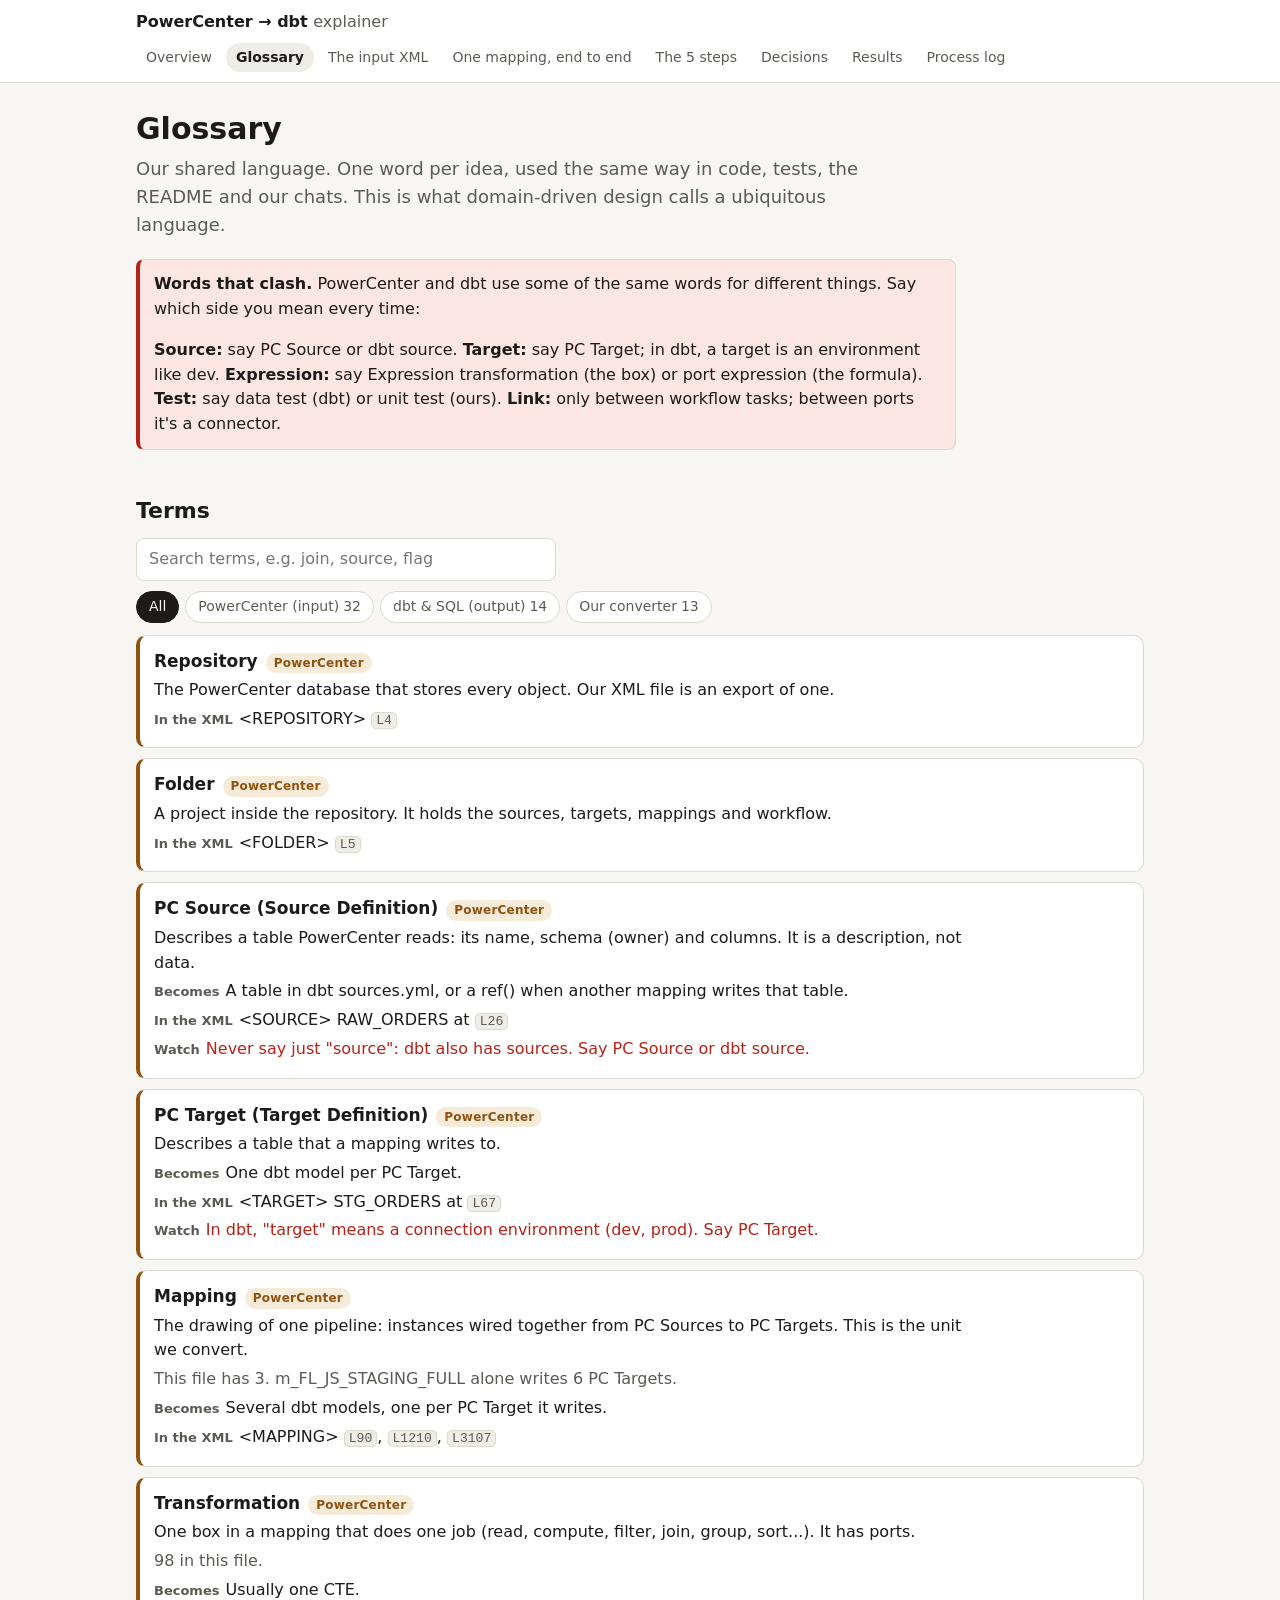
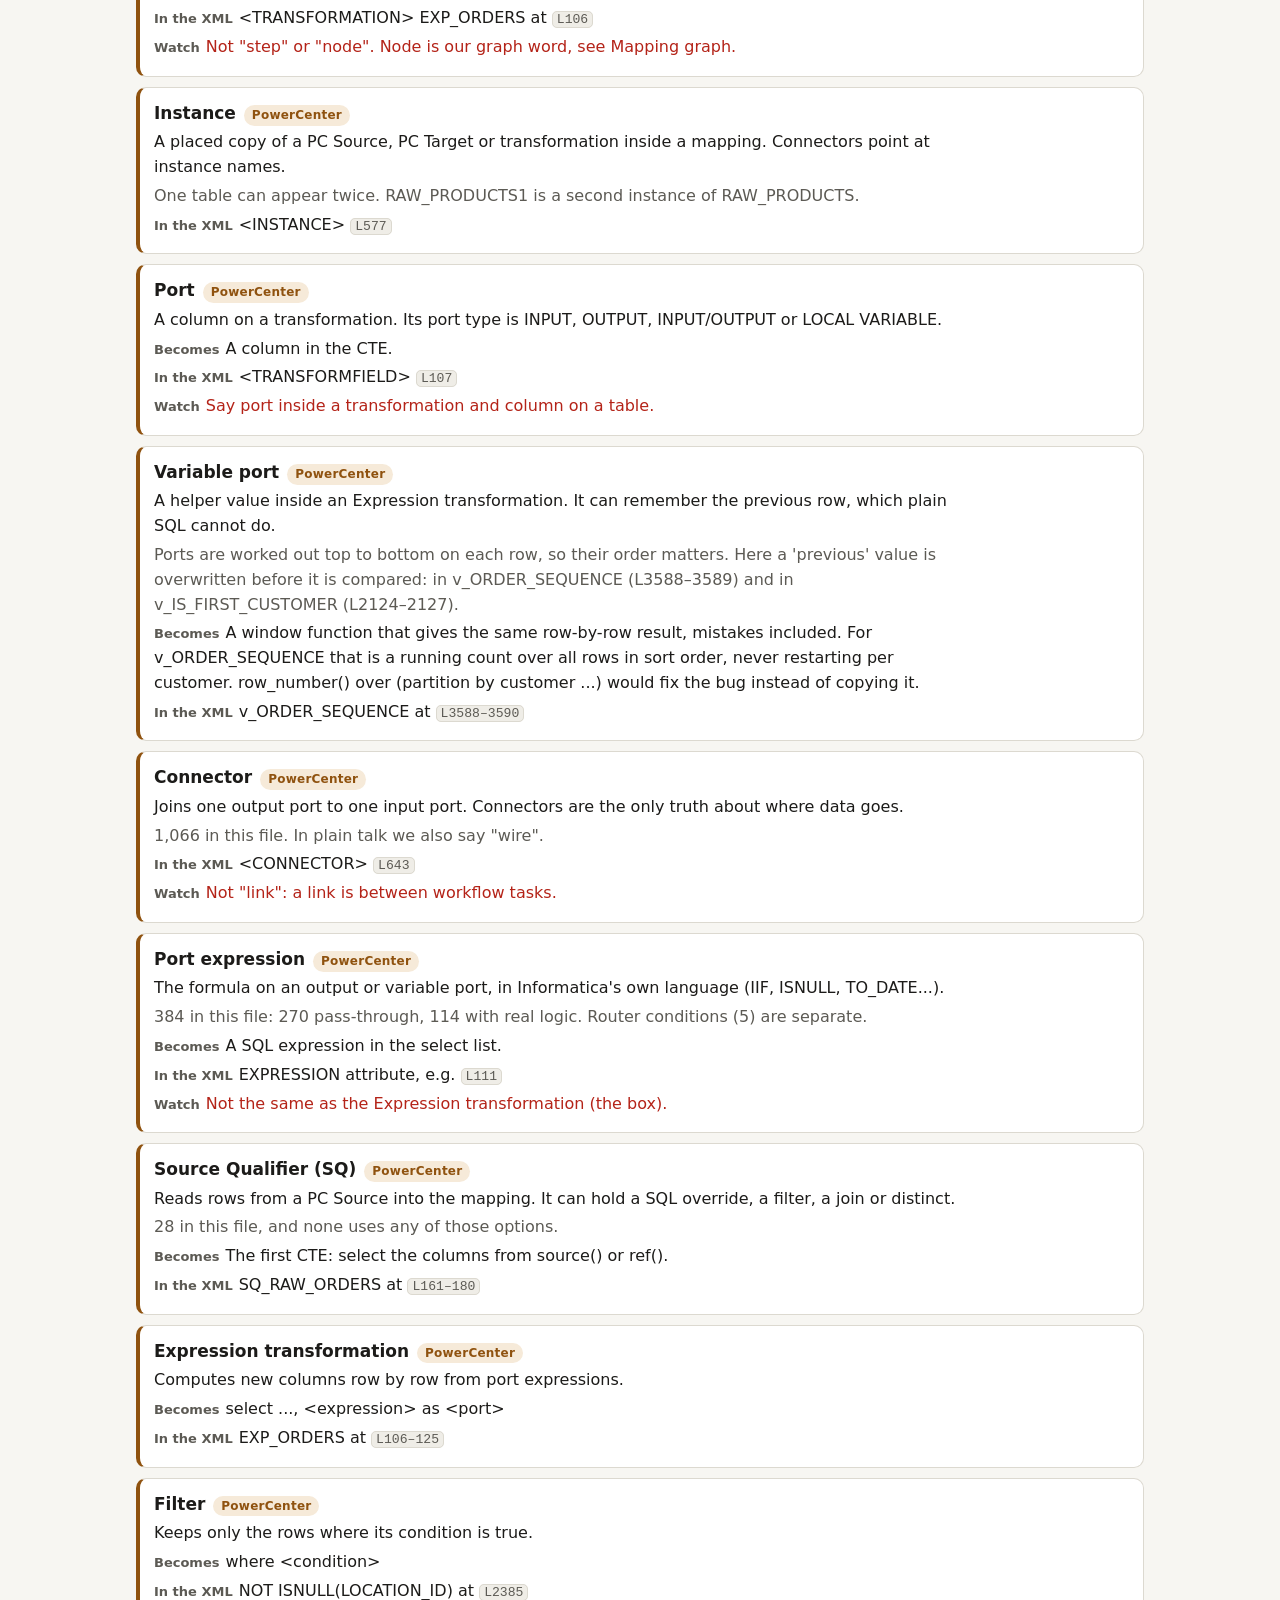
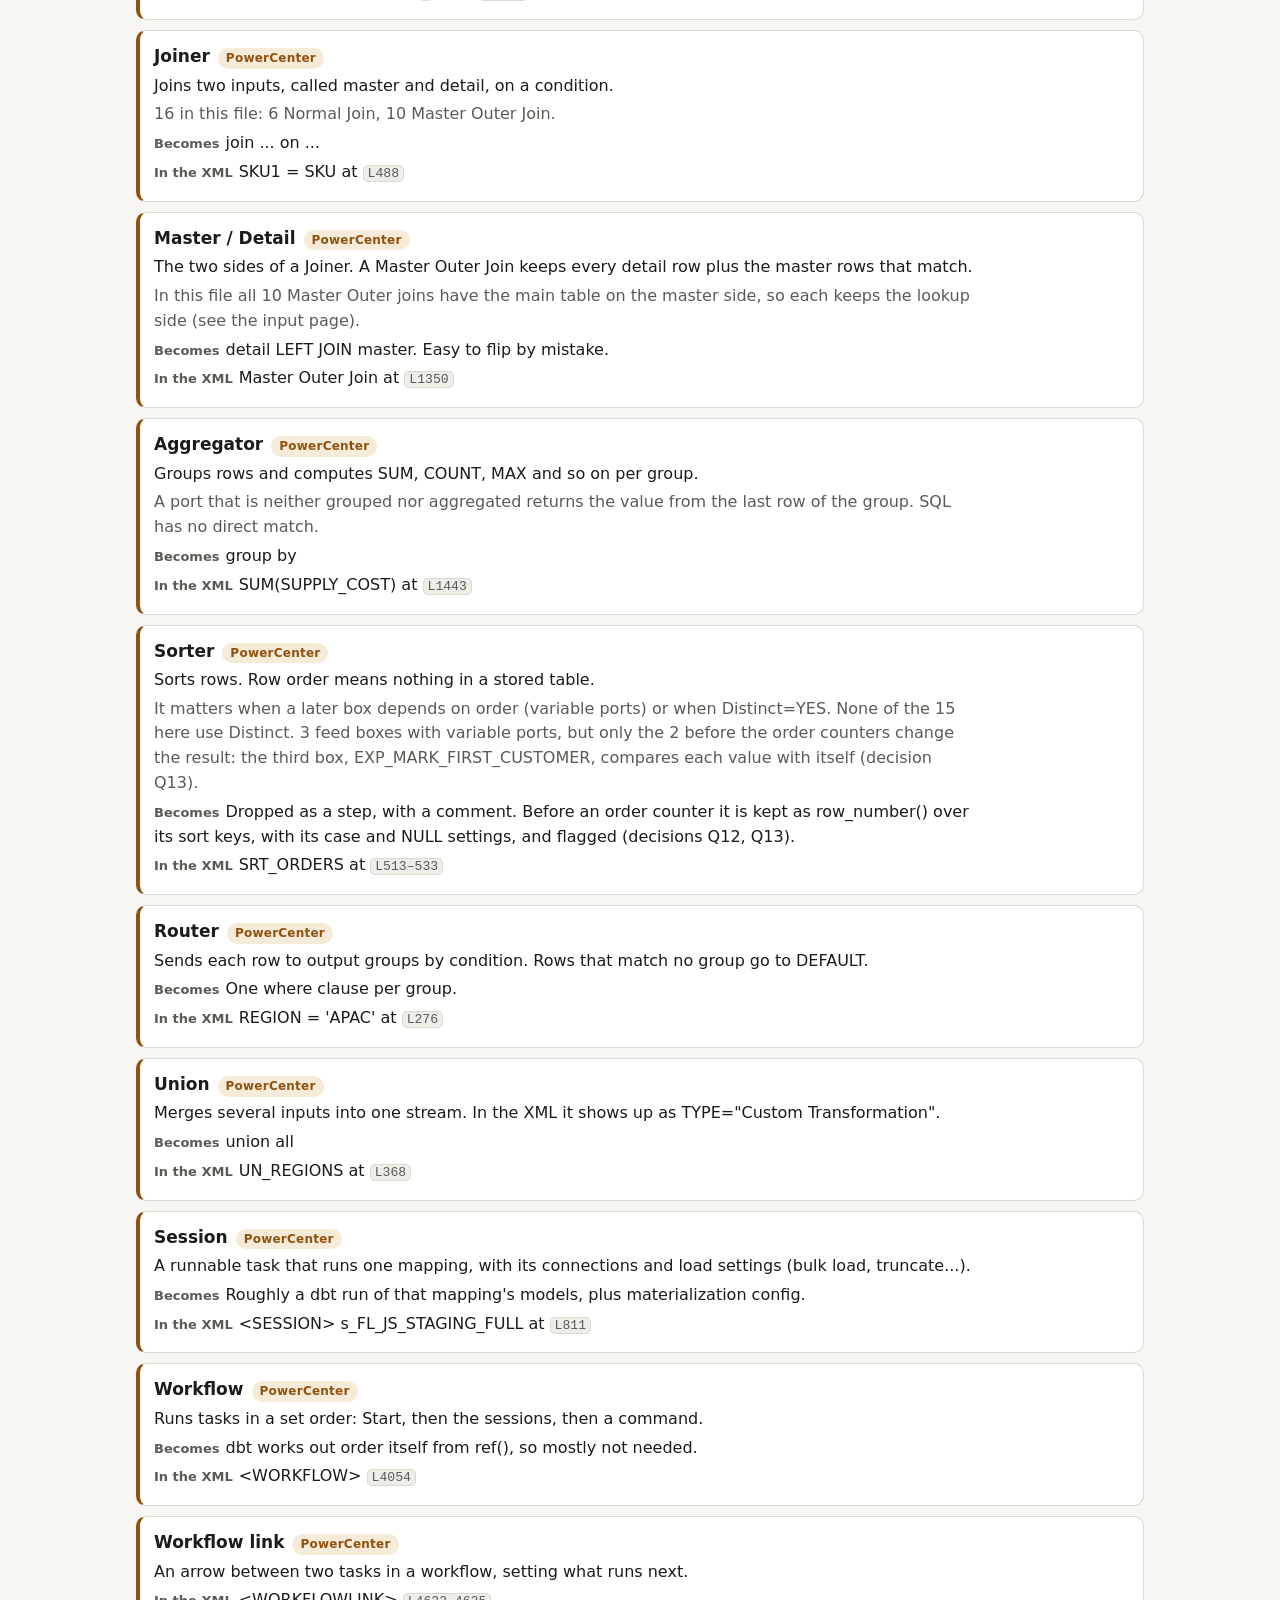
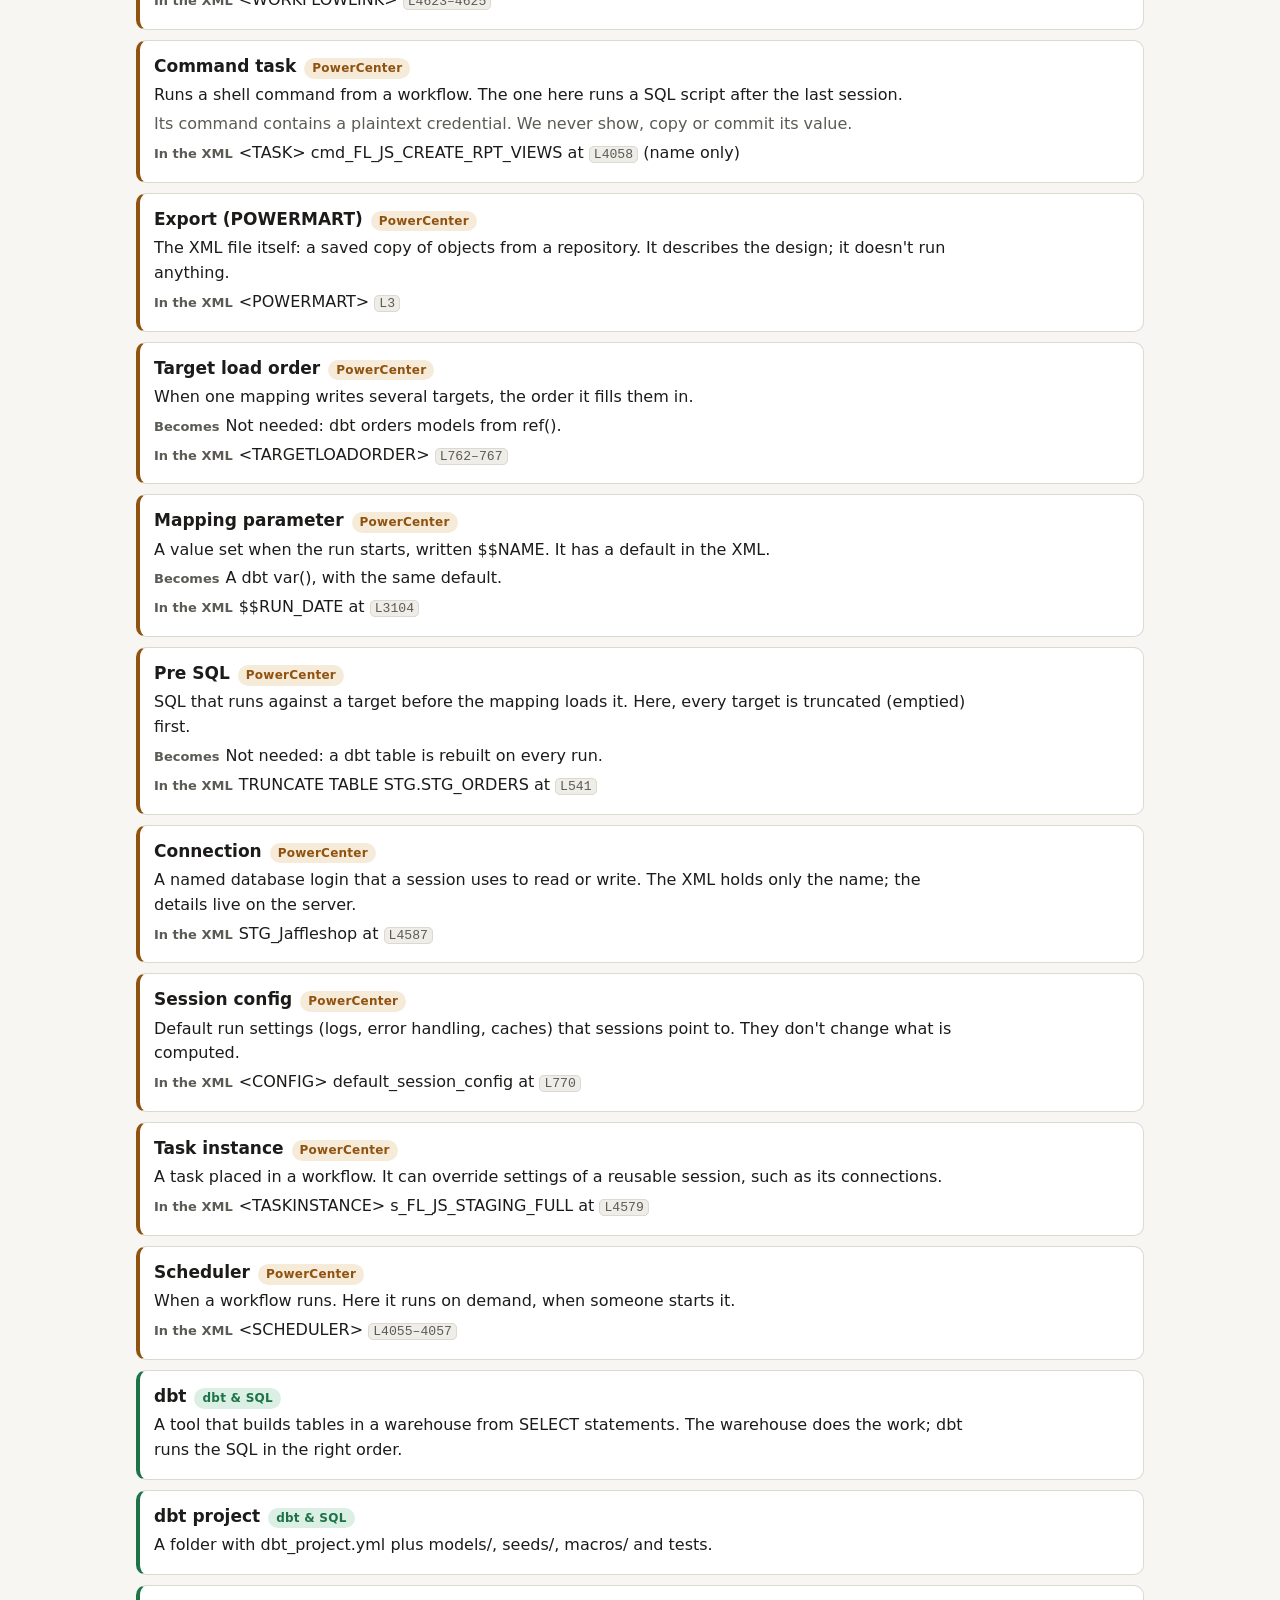
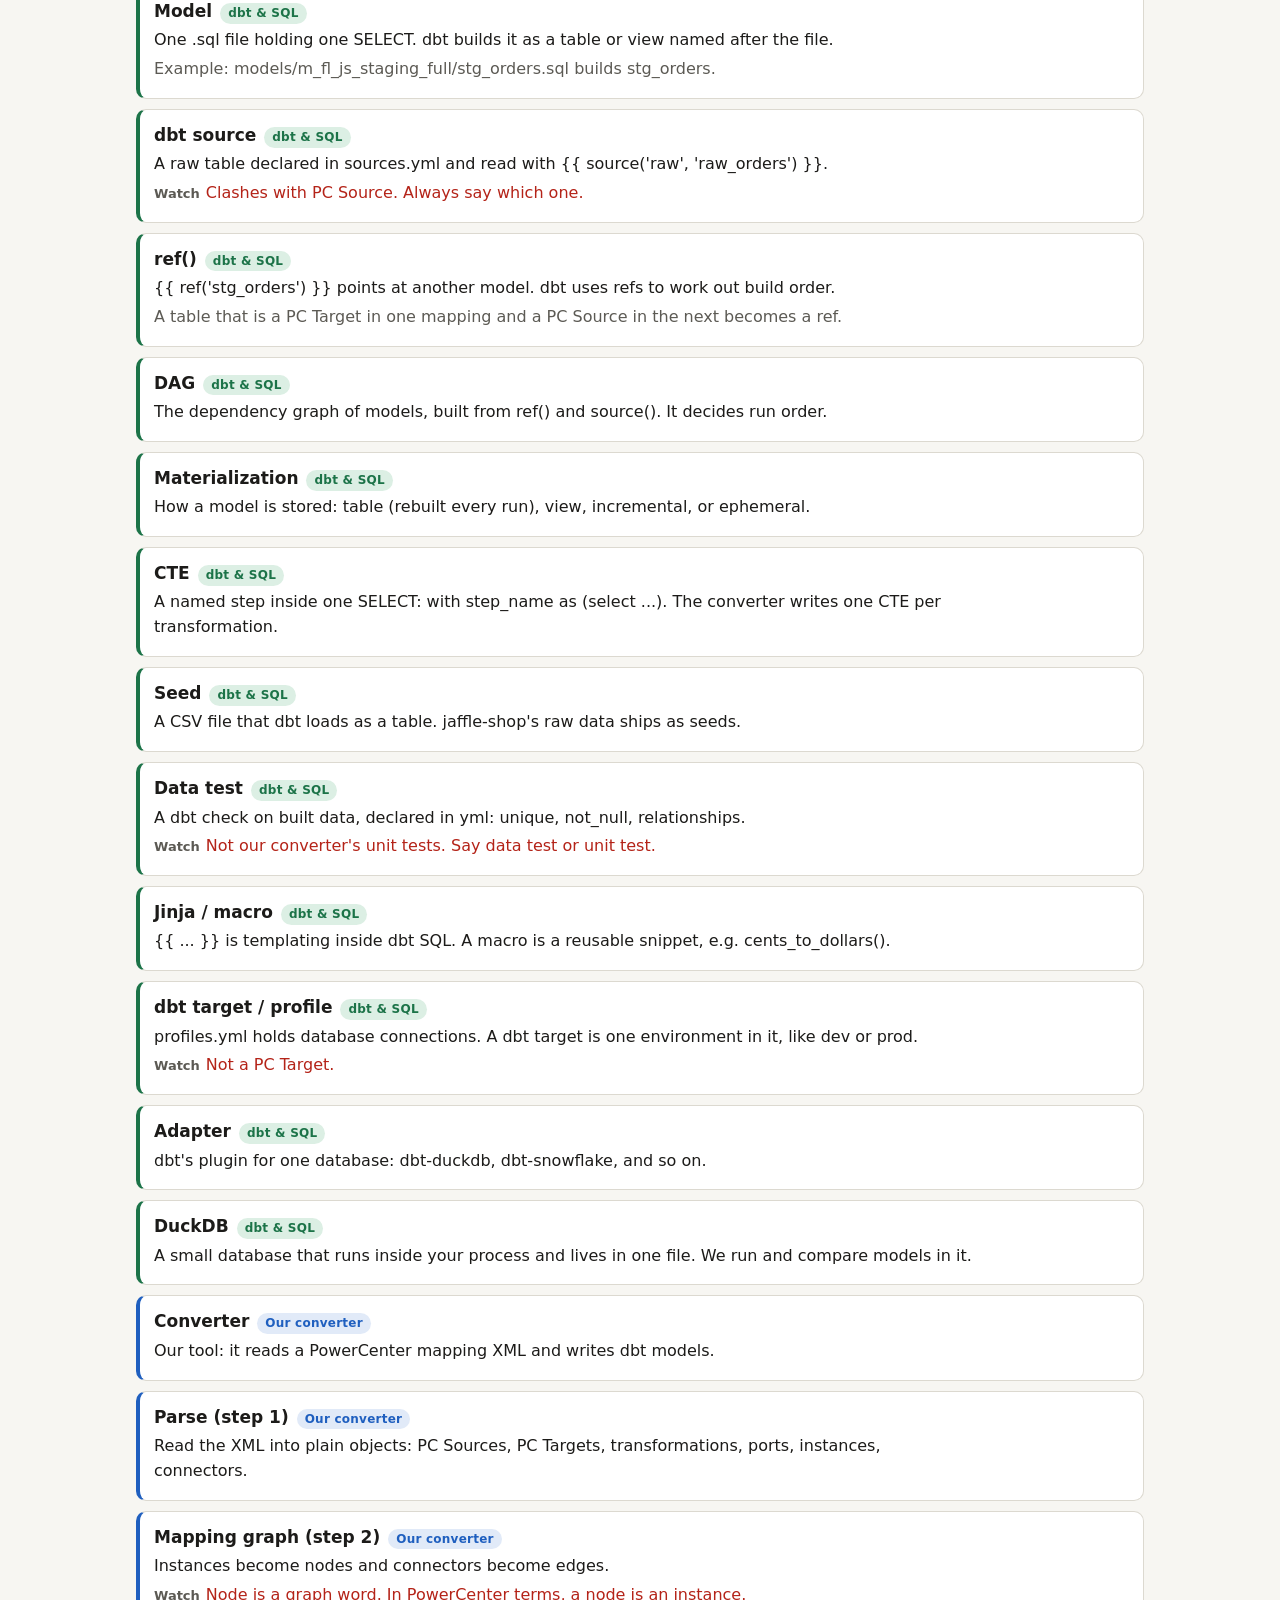
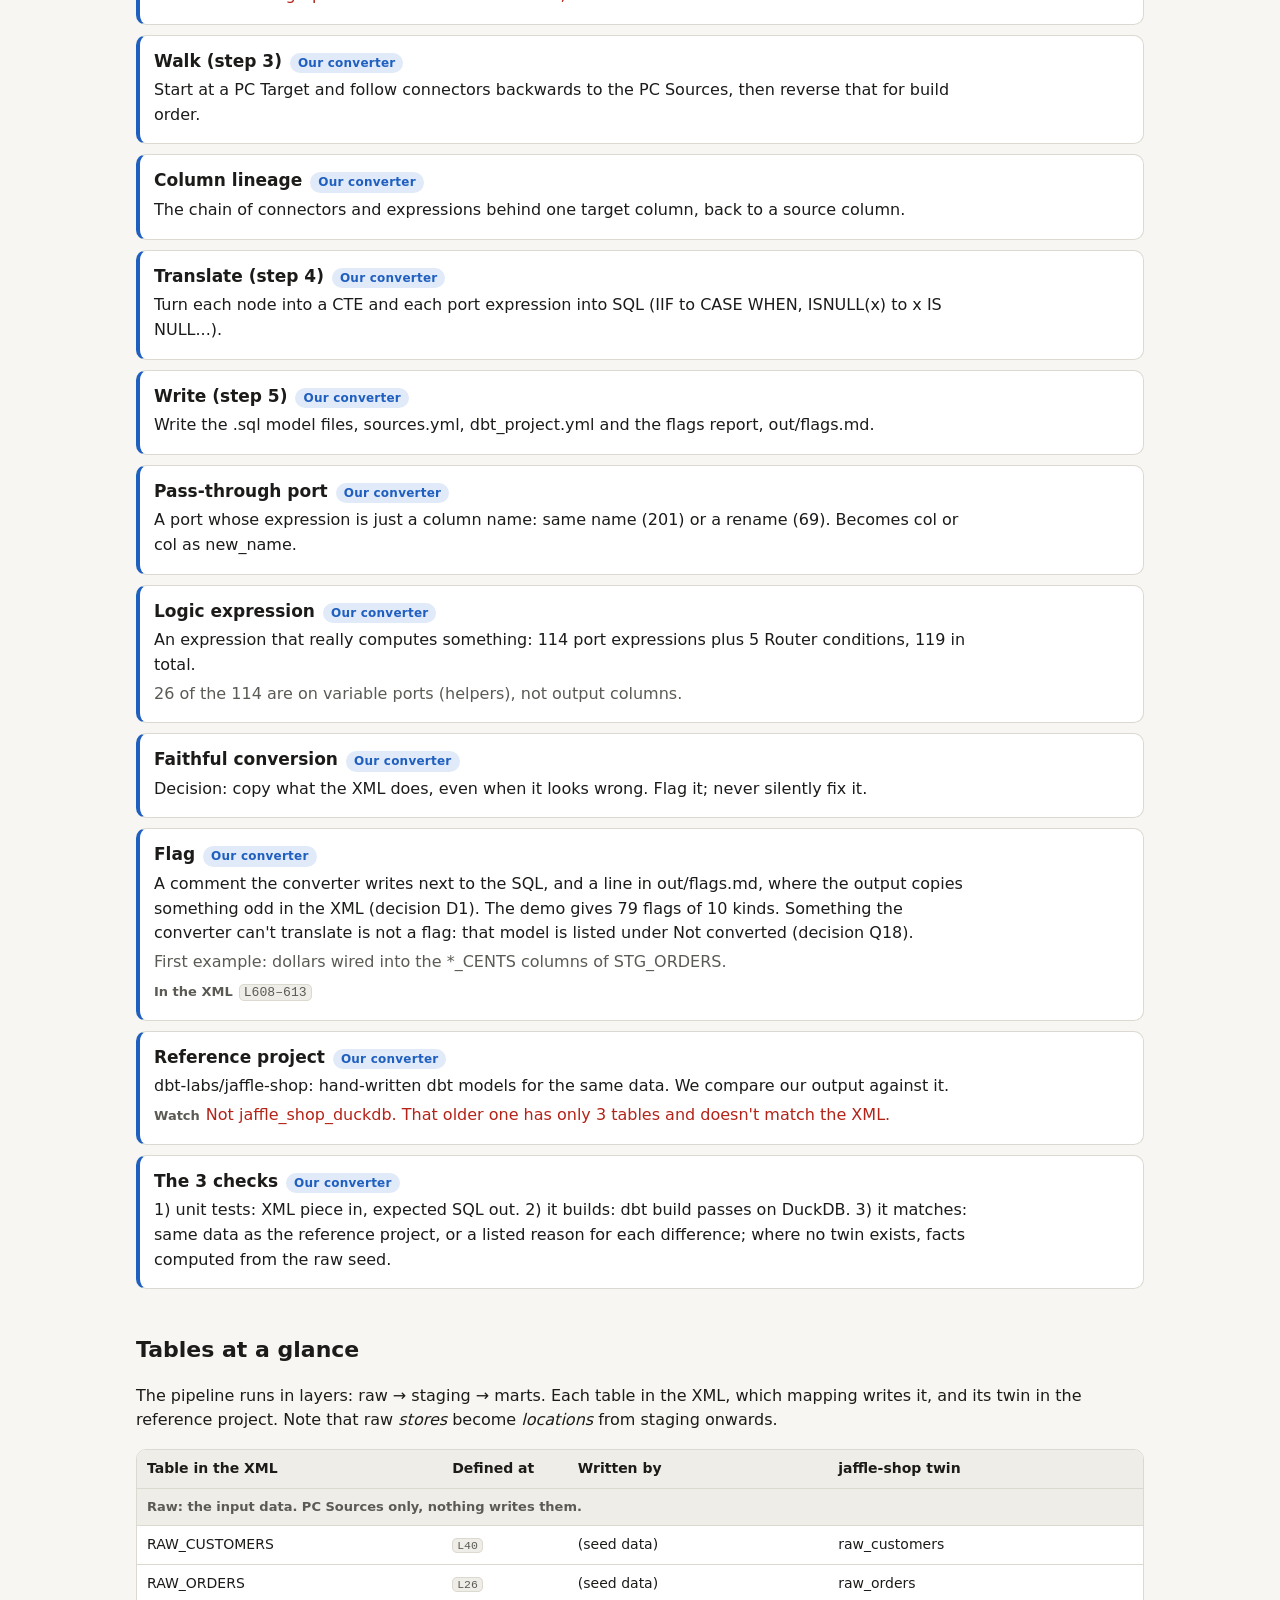
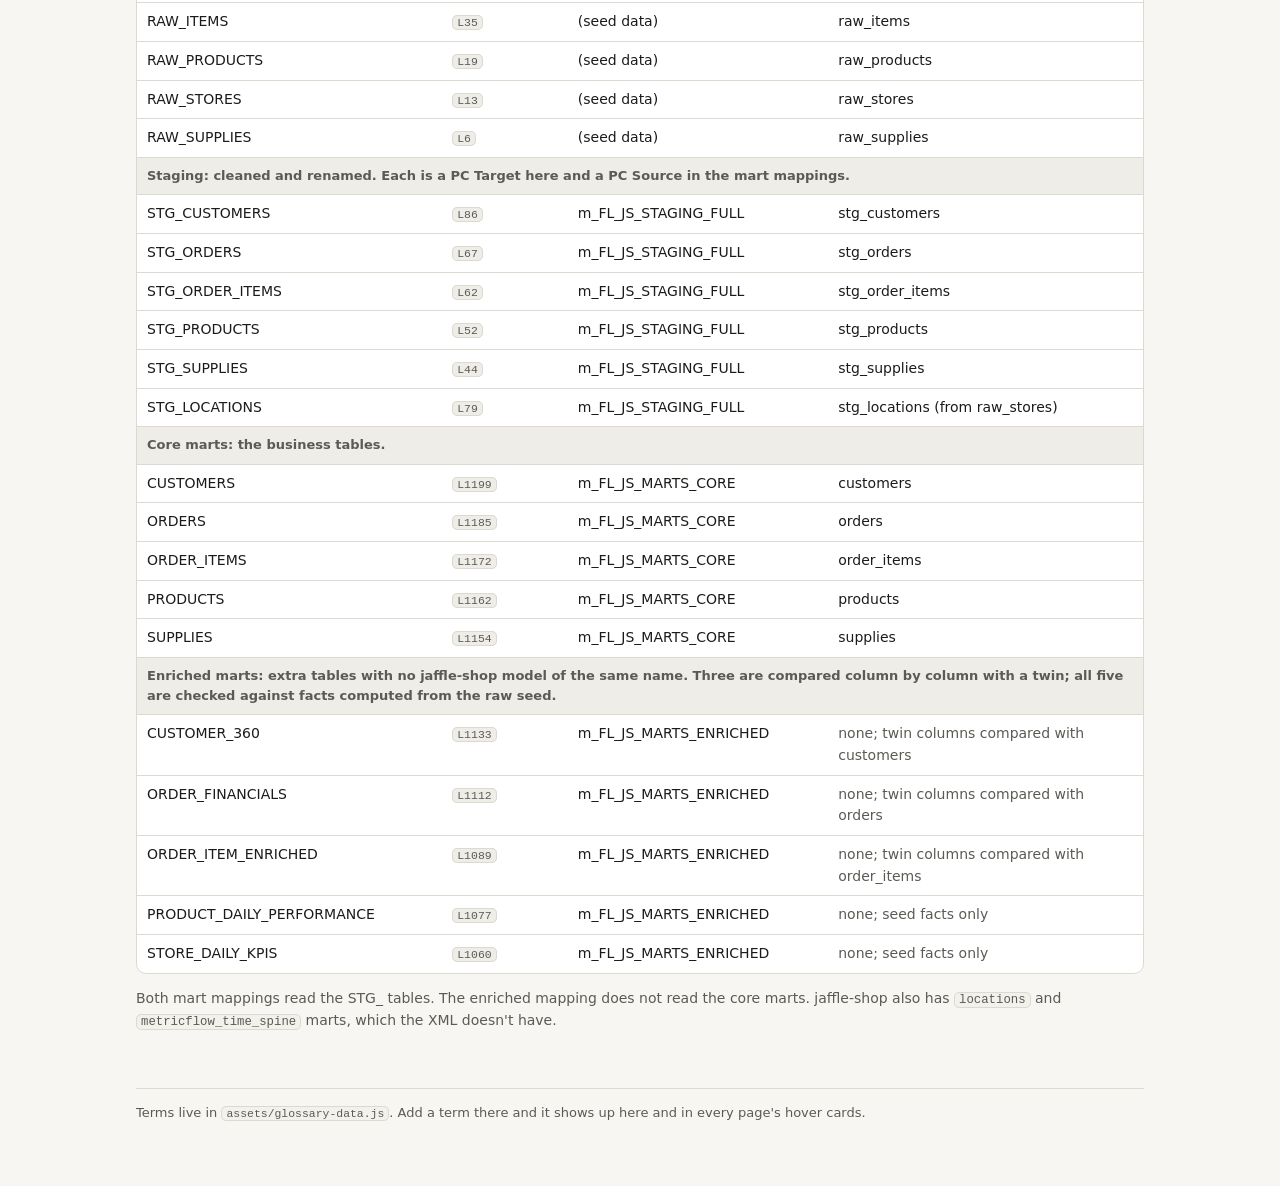
<file: docs/glossary.html>
<!doctype html>
<html lang="en">
<head>
<meta charset="utf-8">
<meta name="viewport" content="width=device-width, initial-scale=1">
<title>Project Glossary</title>
<link rel="stylesheet" href="assets/site.css">
<script src="assets/glossary-data.js"></script>
<script src="assets/site.js"></script>
<style>
  .g-list { display: grid; gap: 10px; margin-top: 12px; }
  .g-item { background: var(--surface); border: 1px solid var(--border); border-radius: var(--radius); padding: 12px 14px; border-left: 4px solid var(--border); }
  .g-item.PowerCenter { border-left-color: var(--input); }
  .g-item.dbt { border-left-color: var(--output); }
  .g-item.ours { border-left-color: var(--convert); }
  .g-item:target { box-shadow: 0 0 0 3px var(--convert); }
  .g-item h3 { margin: 0 0 4px; display: flex; flex-wrap: wrap; gap: 8px; align-items: baseline; }
  .g-item p { margin: 4px 0; max-width: 820px; }
  .g-item .lab { color: var(--muted); font-size: 13px; font-weight: 600; margin-right: 6px; }
  .g-item .avoid { color: var(--warn); }
  .g-count { color: var(--muted); font-size: 14px; margin-left: 4px; }
</style>
</head>
<body>
<header class="site-header"><div class="inner">
  <a class="brand" href="index.html">PowerCenter → dbt <span>explainer</span></a>
  <nav class="site-nav" id="site-nav" aria-label="Sections"></nav>
</div></header>

<main>
  <h1>Glossary</h1>
  <p class="lead">Our shared language. One word per idea, used the same way in code, tests, the README and our chats. This is what domain-driven design calls a ubiquitous language.</p>

  <div class="callout warn">
    <p><b>Words that clash.</b> PowerCenter and dbt use some of the same words for different things. Say which side you mean every time:</p>
    <p><b>Source:</b> say PC Source or dbt source. <b>Target:</b> say PC Target; in dbt, a target is an environment like dev. <b>Expression:</b> say Expression transformation (the box) or port expression (the formula). <b>Test:</b> say data test (dbt) or unit test (ours). <b>Link:</b> only between workflow tasks; between ports it's a connector.</p>
  </div>

  <h2 id="terms">Terms</h2>
  <input class="search" id="q" type="search" placeholder="Search terms, e.g. join, source, flag" aria-label="Search the glossary">
  <div class="chips" id="groups" role="group" aria-label="Filter by side"></div>
  <div class="g-list" id="list"></div>

  <h2 id="tables">Tables at a glance</h2>
  <p>The pipeline runs in layers: raw → staging → marts. Each table in the XML, which mapping writes it, and its twin in the reference project. Note that raw <i>stores</i> become <i>locations</i> from staging onwards.</p>
  <div class="table-wrap">
    <table class="data">
      <thead><tr><th>Table in the XML</th><th>Defined at</th><th>Written by</th><th>jaffle-shop twin</th></tr></thead>
      <tbody>
        <tr class="group"><td colspan="4">Raw: the input data. PC Sources only, nothing writes them.</td></tr>
        <tr><td>RAW_CUSTOMERS</td><td><a class="L">L40</a></td><td>(seed data)</td><td>raw_customers</td></tr>
        <tr><td>RAW_ORDERS</td><td><a class="L">L26</a></td><td>(seed data)</td><td>raw_orders</td></tr>
        <tr><td>RAW_ITEMS</td><td><a class="L">L35</a></td><td>(seed data)</td><td>raw_items</td></tr>
        <tr><td>RAW_PRODUCTS</td><td><a class="L">L19</a></td><td>(seed data)</td><td>raw_products</td></tr>
        <tr><td>RAW_STORES</td><td><a class="L">L13</a></td><td>(seed data)</td><td>raw_stores</td></tr>
        <tr><td>RAW_SUPPLIES</td><td><a class="L">L6</a></td><td>(seed data)</td><td>raw_supplies</td></tr>
        <tr class="group"><td colspan="4">Staging: cleaned and renamed. Each is a PC Target here and a PC Source in the mart mappings.</td></tr>
        <tr><td>STG_CUSTOMERS</td><td><a class="L">L86</a></td><td>m_FL_JS_STAGING_FULL</td><td>stg_customers</td></tr>
        <tr><td>STG_ORDERS</td><td><a class="L">L67</a></td><td>m_FL_JS_STAGING_FULL</td><td>stg_orders</td></tr>
        <tr><td>STG_ORDER_ITEMS</td><td><a class="L">L62</a></td><td>m_FL_JS_STAGING_FULL</td><td>stg_order_items</td></tr>
        <tr><td>STG_PRODUCTS</td><td><a class="L">L52</a></td><td>m_FL_JS_STAGING_FULL</td><td>stg_products</td></tr>
        <tr><td>STG_SUPPLIES</td><td><a class="L">L44</a></td><td>m_FL_JS_STAGING_FULL</td><td>stg_supplies</td></tr>
        <tr><td>STG_LOCATIONS</td><td><a class="L">L79</a></td><td>m_FL_JS_STAGING_FULL</td><td>stg_locations (from raw_stores)</td></tr>
        <tr class="group"><td colspan="4">Core marts: the business tables.</td></tr>
        <tr><td>CUSTOMERS</td><td><a class="L">L1199</a></td><td>m_FL_JS_MARTS_CORE</td><td>customers</td></tr>
        <tr><td>ORDERS</td><td><a class="L">L1185</a></td><td>m_FL_JS_MARTS_CORE</td><td>orders</td></tr>
        <tr><td>ORDER_ITEMS</td><td><a class="L">L1172</a></td><td>m_FL_JS_MARTS_CORE</td><td>order_items</td></tr>
        <tr><td>PRODUCTS</td><td><a class="L">L1162</a></td><td>m_FL_JS_MARTS_CORE</td><td>products</td></tr>
        <tr><td>SUPPLIES</td><td><a class="L">L1154</a></td><td>m_FL_JS_MARTS_CORE</td><td>supplies</td></tr>
        <tr class="group"><td colspan="4">Enriched marts: extra tables with no jaffle-shop model of the same name. Three are compared column by column with a twin; all five are checked against facts computed from the raw seed.</td></tr>
        <tr><td>CUSTOMER_360</td><td><a class="L">L1133</a></td><td>m_FL_JS_MARTS_ENRICHED</td><td class="muted">none; twin columns compared with customers</td></tr>
        <tr><td>ORDER_FINANCIALS</td><td><a class="L">L1112</a></td><td>m_FL_JS_MARTS_ENRICHED</td><td class="muted">none; twin columns compared with orders</td></tr>
        <tr><td>ORDER_ITEM_ENRICHED</td><td><a class="L">L1089</a></td><td>m_FL_JS_MARTS_ENRICHED</td><td class="muted">none; twin columns compared with order_items</td></tr>
        <tr><td>PRODUCT_DAILY_PERFORMANCE</td><td><a class="L">L1077</a></td><td>m_FL_JS_MARTS_ENRICHED</td><td class="muted">none; seed facts only</td></tr>
        <tr><td>STORE_DAILY_KPIS</td><td><a class="L">L1060</a></td><td>m_FL_JS_MARTS_ENRICHED</td><td class="muted">none; seed facts only</td></tr>
      </tbody>
    </table>
  </div>
  <p class="small muted">Both mart mappings read the STG_ tables. The enriched mapping does not read the core marts. jaffle-shop also has <code>locations</code> and <code>metricflow_time_spine</code> marts, which the XML doesn't have.</p>

  <footer class="page-foot">Terms live in <code>assets/glossary-data.js</code>. Add a term there and it shows up here and in every page's hover cards.</footer>
</main>

<script>
(function () {
  var GROUPS = [
    { key: "all", label: "All" },
    { key: "PowerCenter", label: "PowerCenter (input)", cls: "PowerCenter" },
    { key: "dbt & SQL", label: "dbt & SQL (output)", cls: "dbt" },
    { key: "Our converter", label: "Our converter", cls: "ours" }
  ];
  var active = "all";
  var list = document.getElementById("list");
  var q = document.getElementById("q");
  var chips = document.getElementById("groups");

  function el(tag, cls, text) {
    var e = document.createElement(tag);
    if (cls) e.className = cls;
    if (text != null) e.textContent = text;
    return e;
  }
  function line(label, text, cls) {
    var p = el("p", cls || "");
    p.appendChild(el("span", "lab", label));
    p.appendChild(Site.textWithLines(text));
    return p;
  }

  function render() {
    var term = q.value.trim().toLowerCase();
    list.innerHTML = "";
    var shown = 0;
    window.GLOSSARY.forEach(function (g) {
      if (active !== "all" && g.group !== active) return;
      var hay = [g.term, g.def, g.more, g.becomes, g.xml, g.avoid].join(" ").toLowerCase();
      if (term && hay.indexOf(term) < 0) return;
      var grp = GROUPS.filter(function (x) { return x.key === g.group; })[0];
      var item = el("article", "g-item " + grp.cls);
      item.id = g.id;
      var h = el("h3");
      h.appendChild(el("span", "", g.term));
      h.appendChild(el("span", "tag " + (grp.cls === "PowerCenter" ? "input" : grp.cls === "dbt" ? "output" : "convert"), g.group));
      item.appendChild(h);
      item.appendChild(el("p", "", g.def));
      if (g.more) item.appendChild(el("p", "muted", g.more));
      if (g.becomes) item.appendChild(line("Becomes", g.becomes));
      if (g.xml) item.appendChild(line("In the XML", g.xml));
      if (g.avoid) item.appendChild(line("Watch", g.avoid, "avoid"));
      list.appendChild(item);
      shown++;
    });
    if (!shown) list.appendChild(el("p", "muted", "No term matches."));
  }

  GROUPS.forEach(function (g) {
    var b = el("button", "", g.label);
    b.type = "button";
    b.setAttribute("aria-pressed", g.key === active ? "true" : "false");
    if (g.key !== "all") {
      var n = window.GLOSSARY.filter(function (x) { return x.group === g.key; }).length;
      b.appendChild(el("span", "g-count", String(n)));
    }
    b.addEventListener("click", function () {
      active = g.key;
      chips.querySelectorAll("button").forEach(function (x) { x.setAttribute("aria-pressed", x === b ? "true" : "false"); });
      render();
    });
    chips.appendChild(b);
  });
  q.addEventListener("input", render);
  render();
  if (location.hash) {
    var t = document.getElementById(location.hash.slice(1));
    if (t) t.scrollIntoView({ block: "center" });
  }
})();
</script>
</body>
</html>
</file>
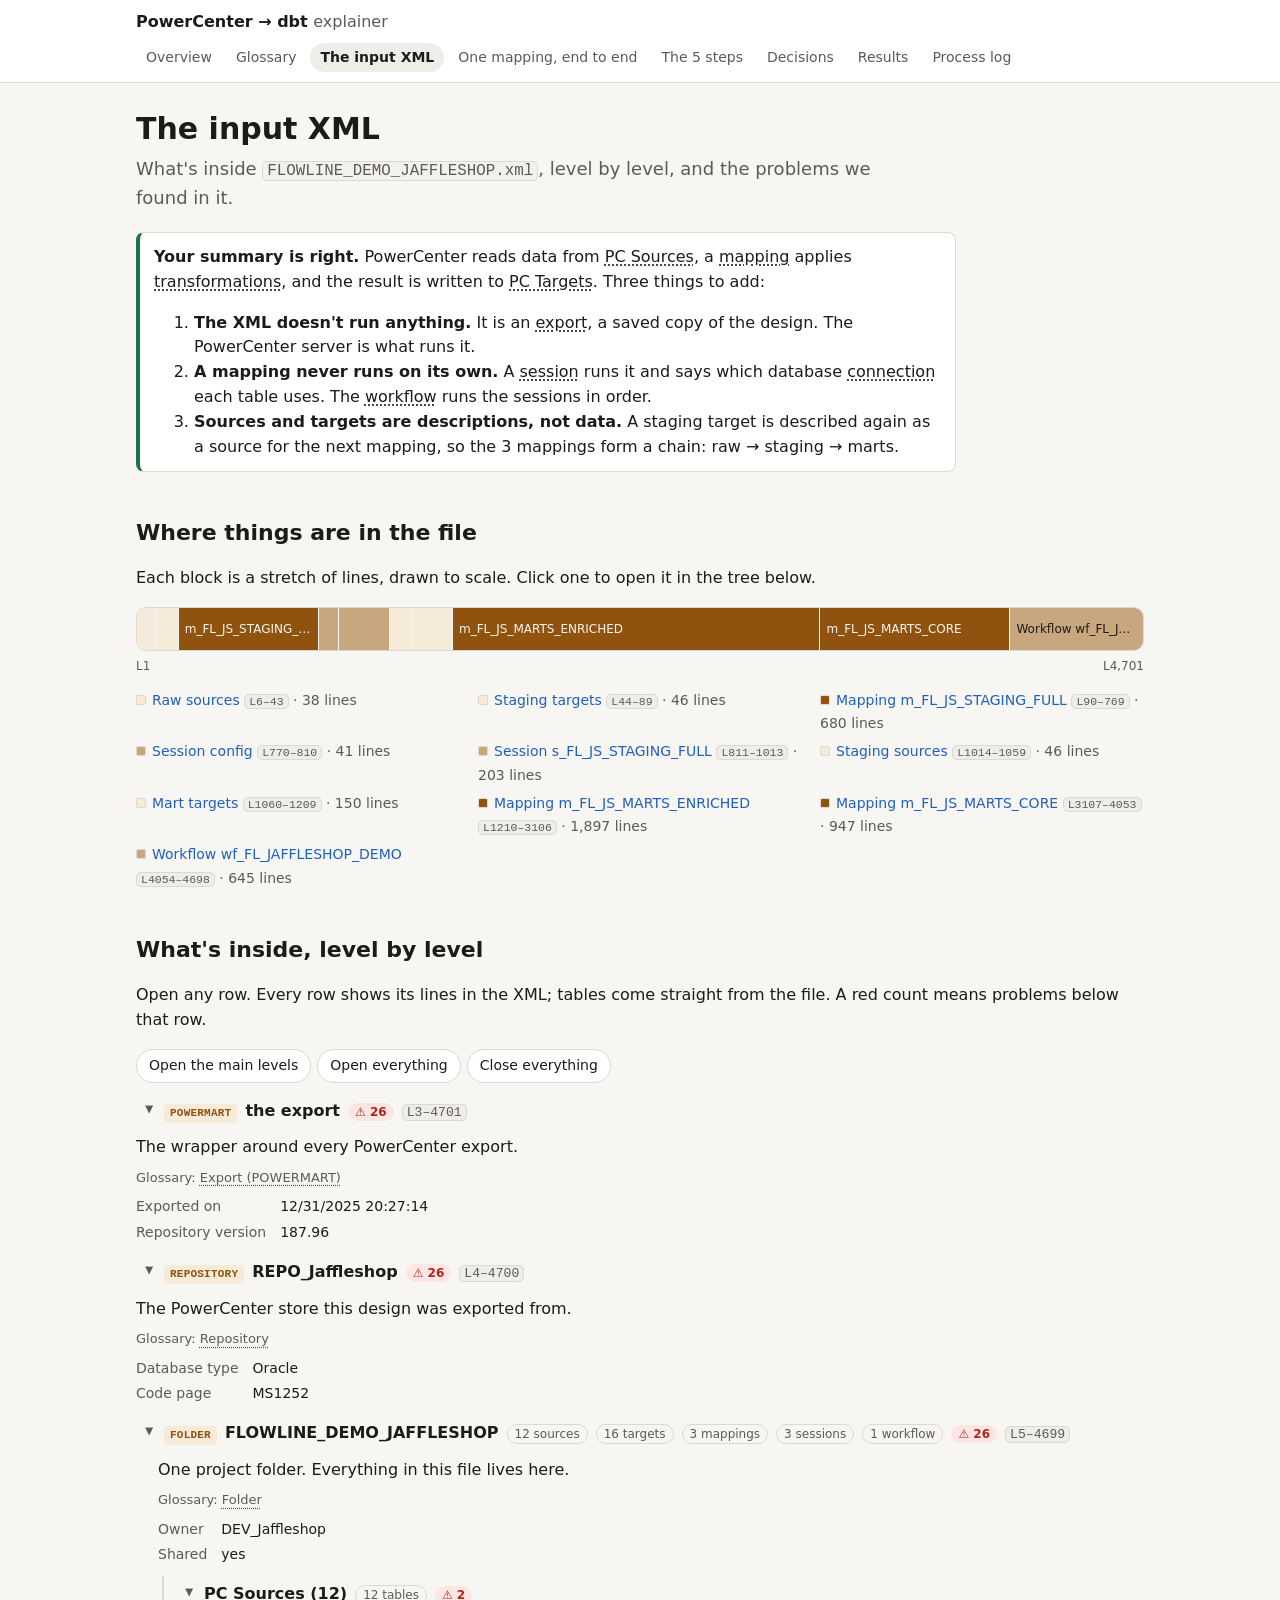
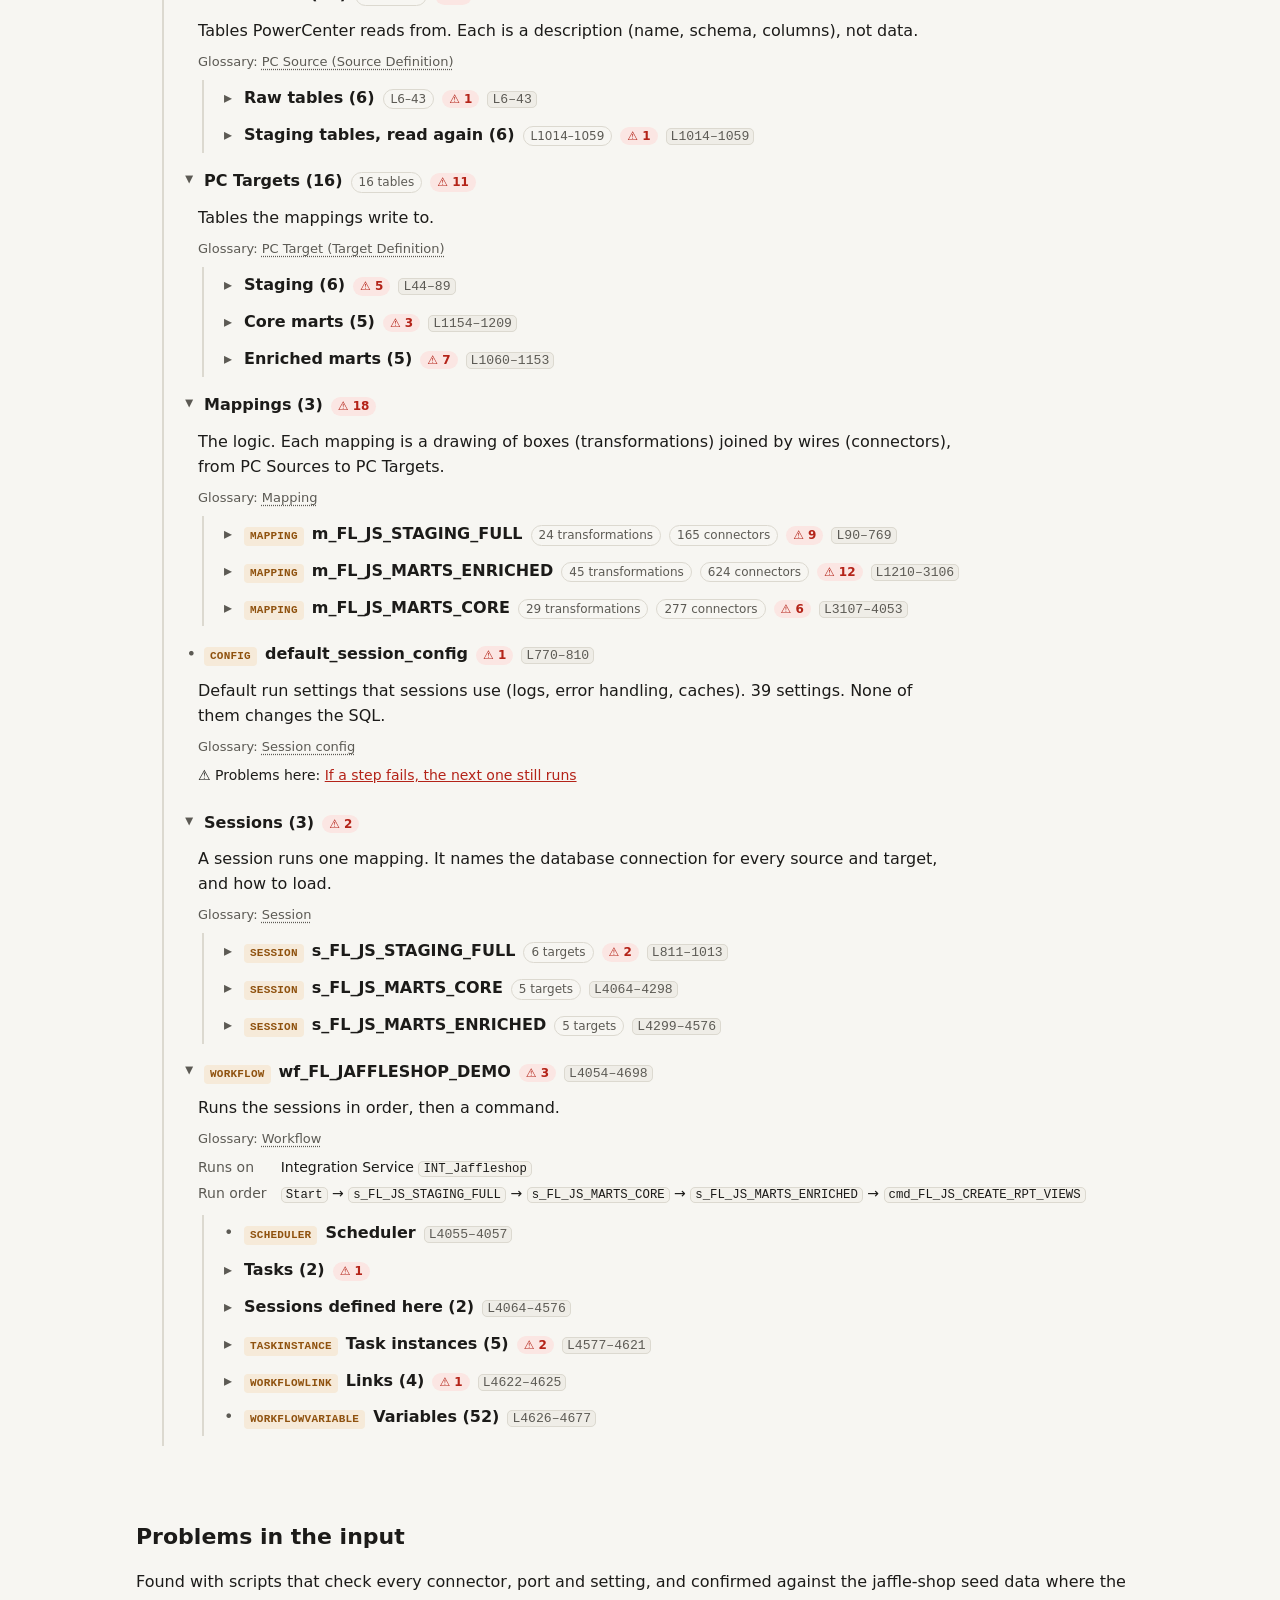
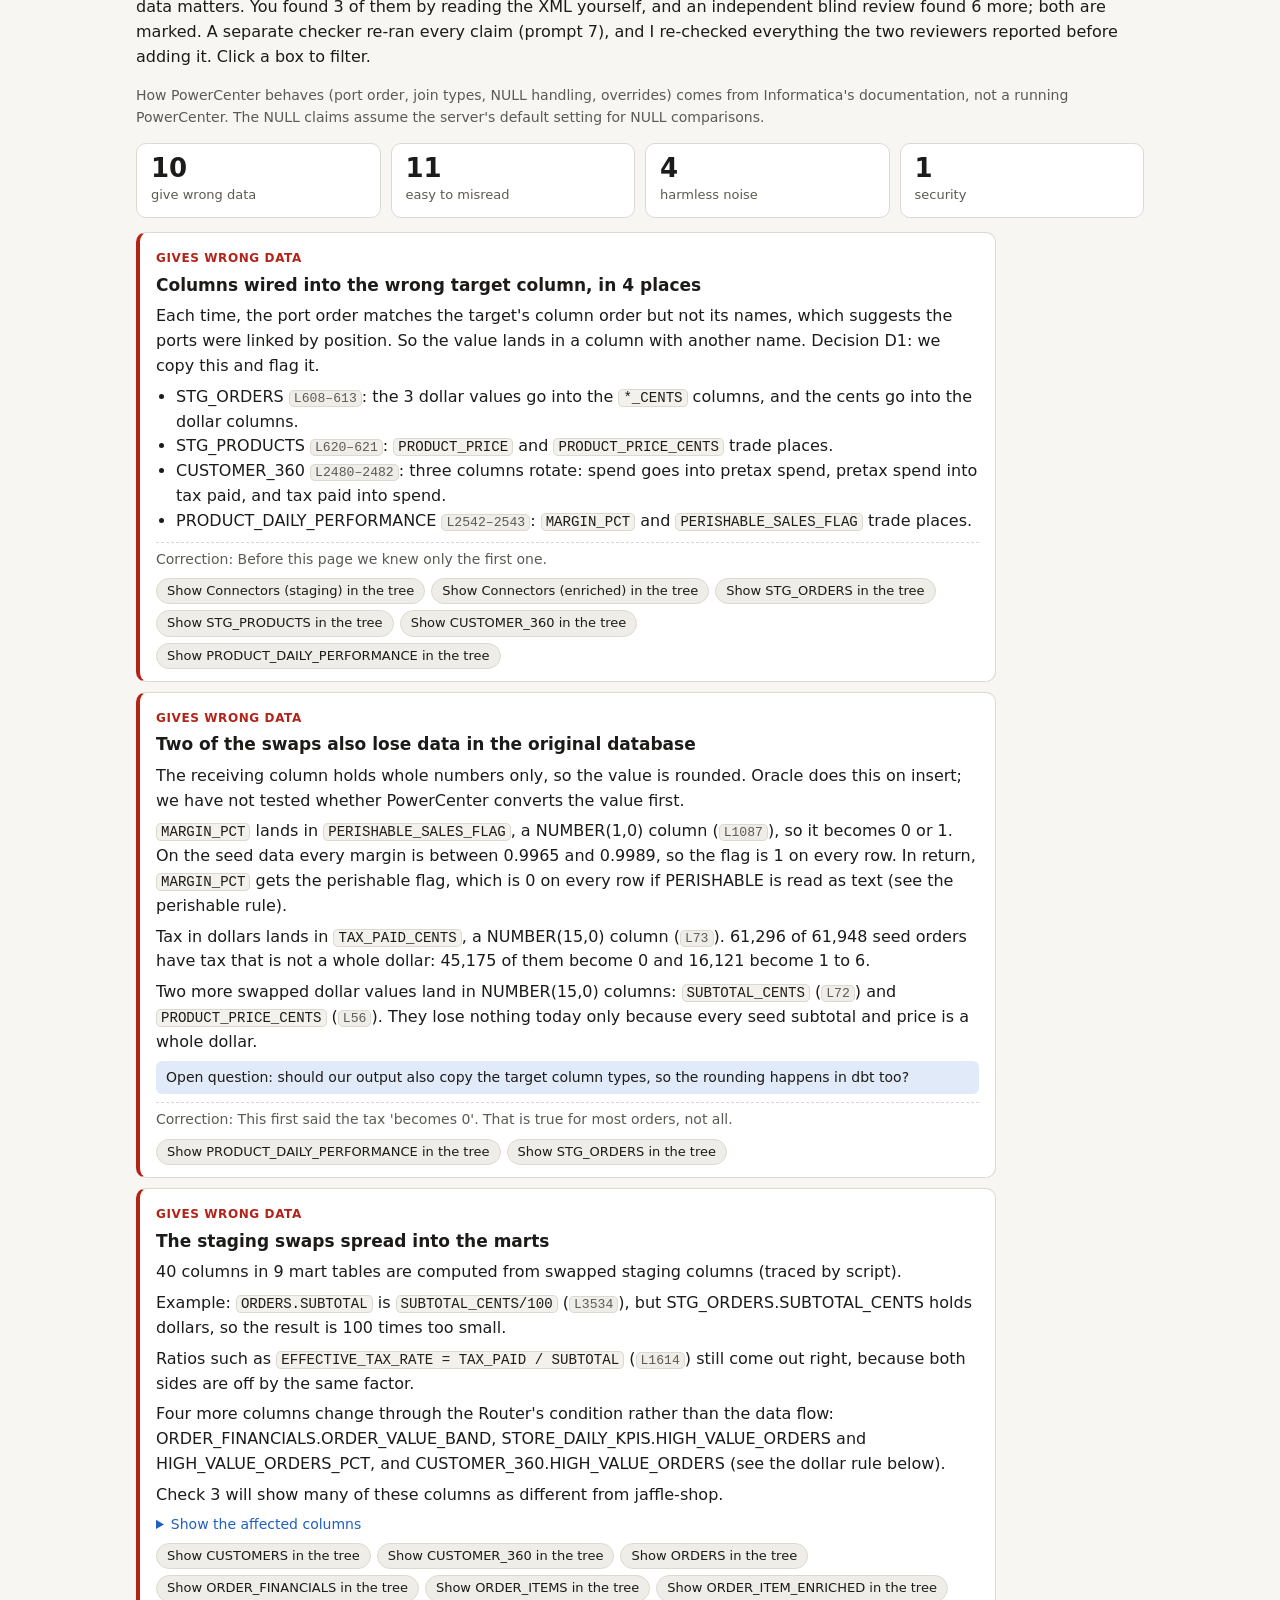
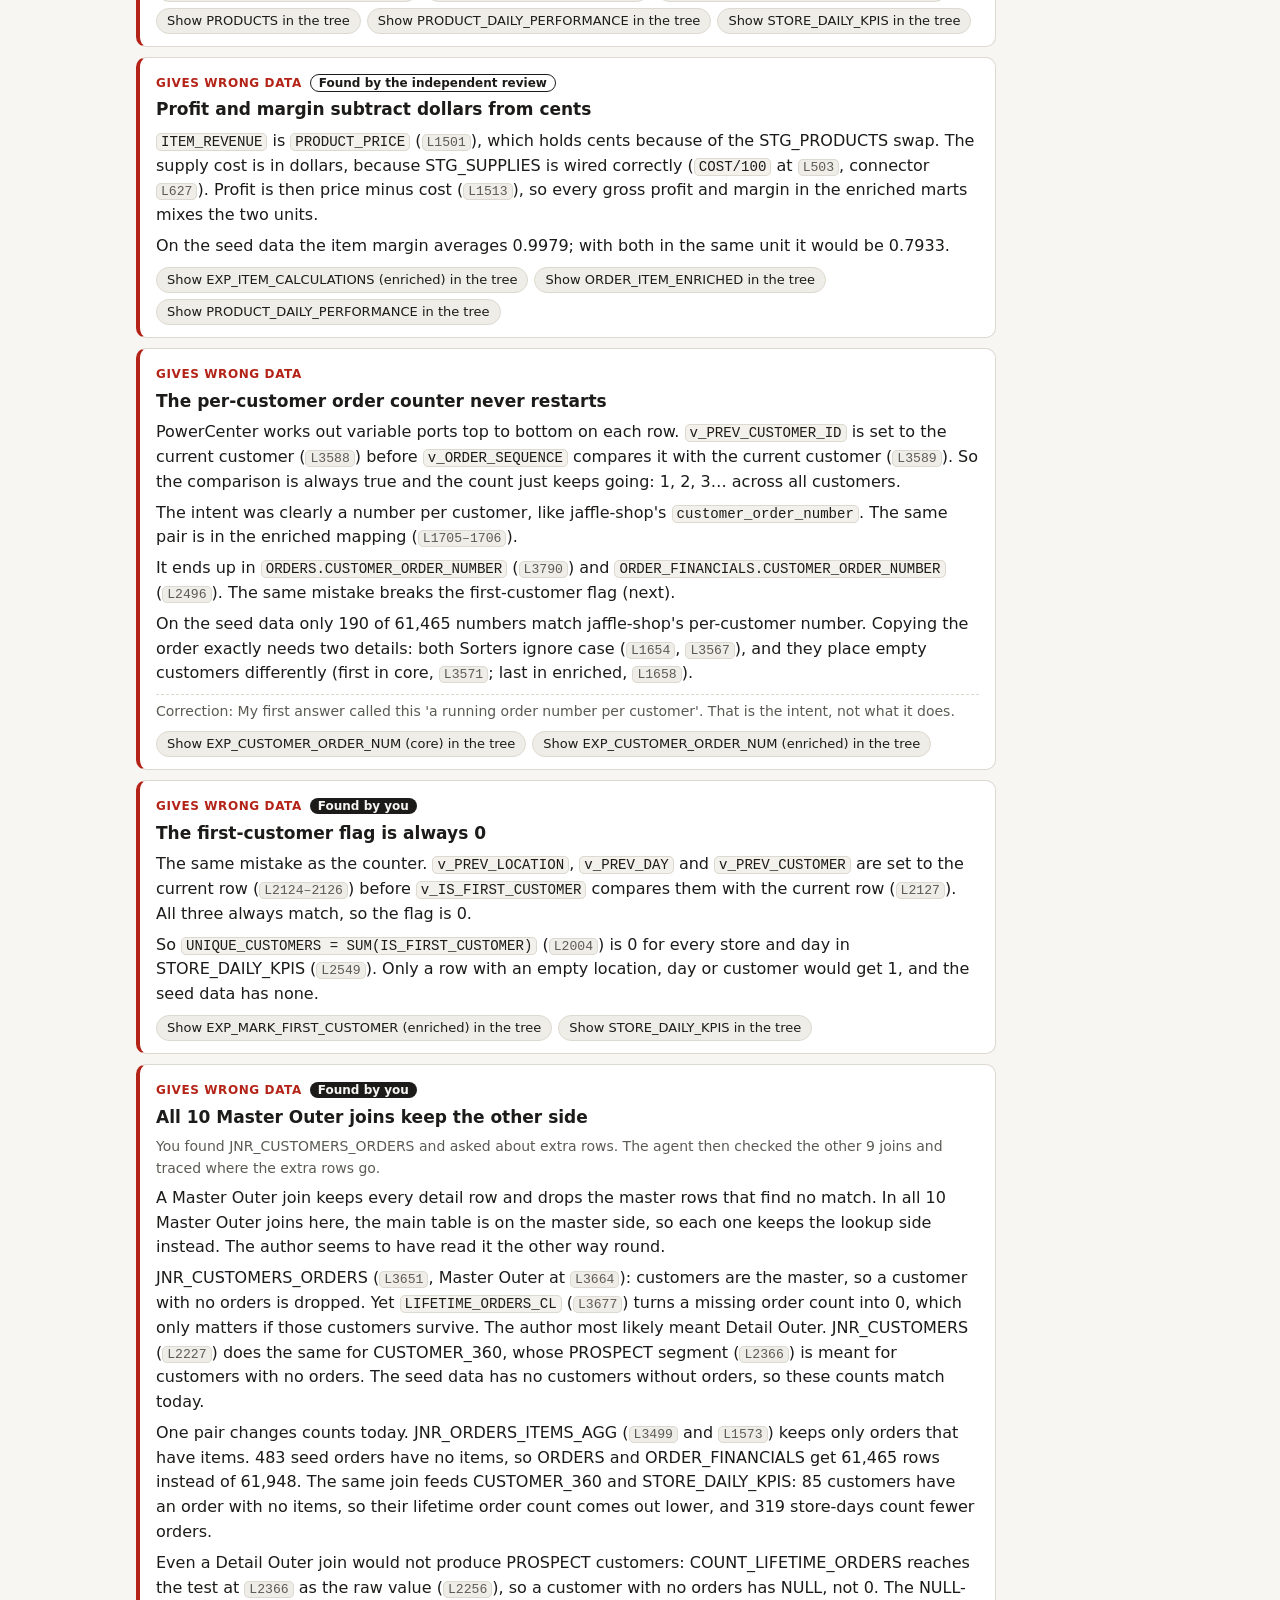
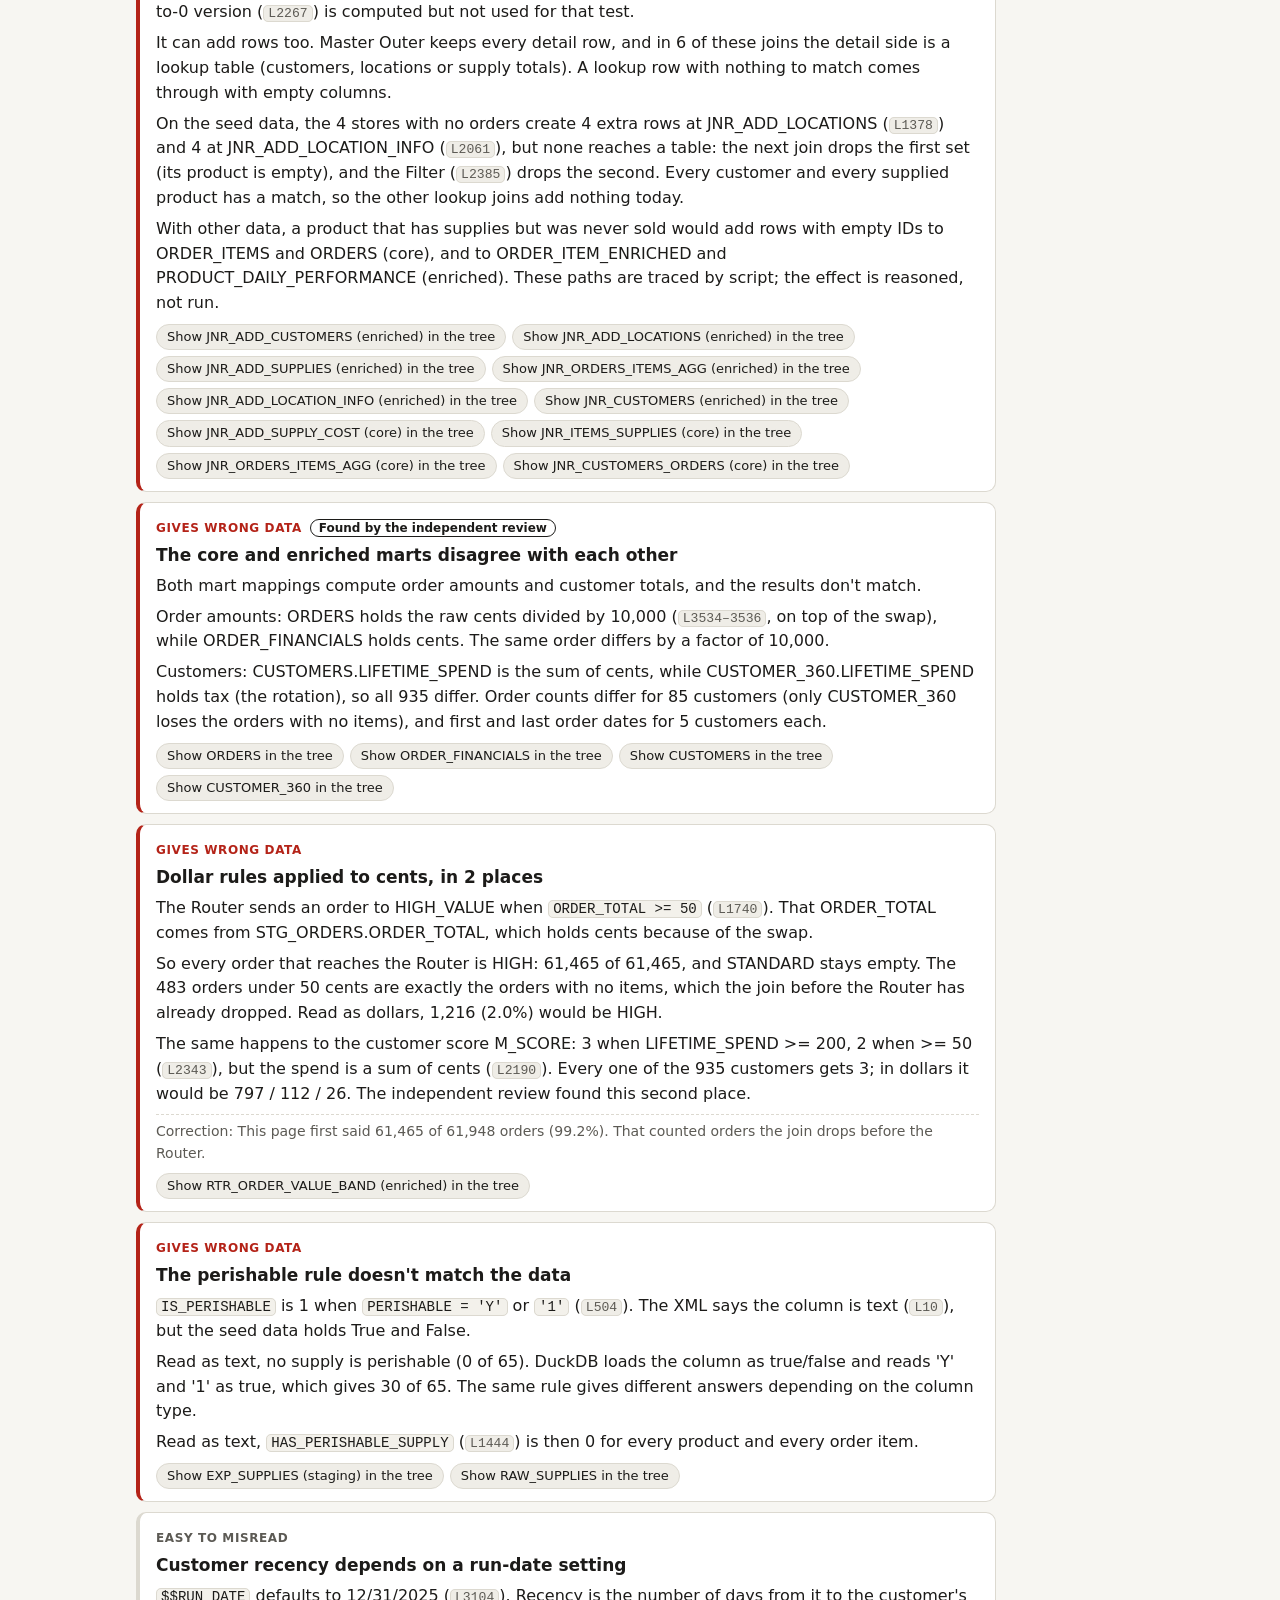
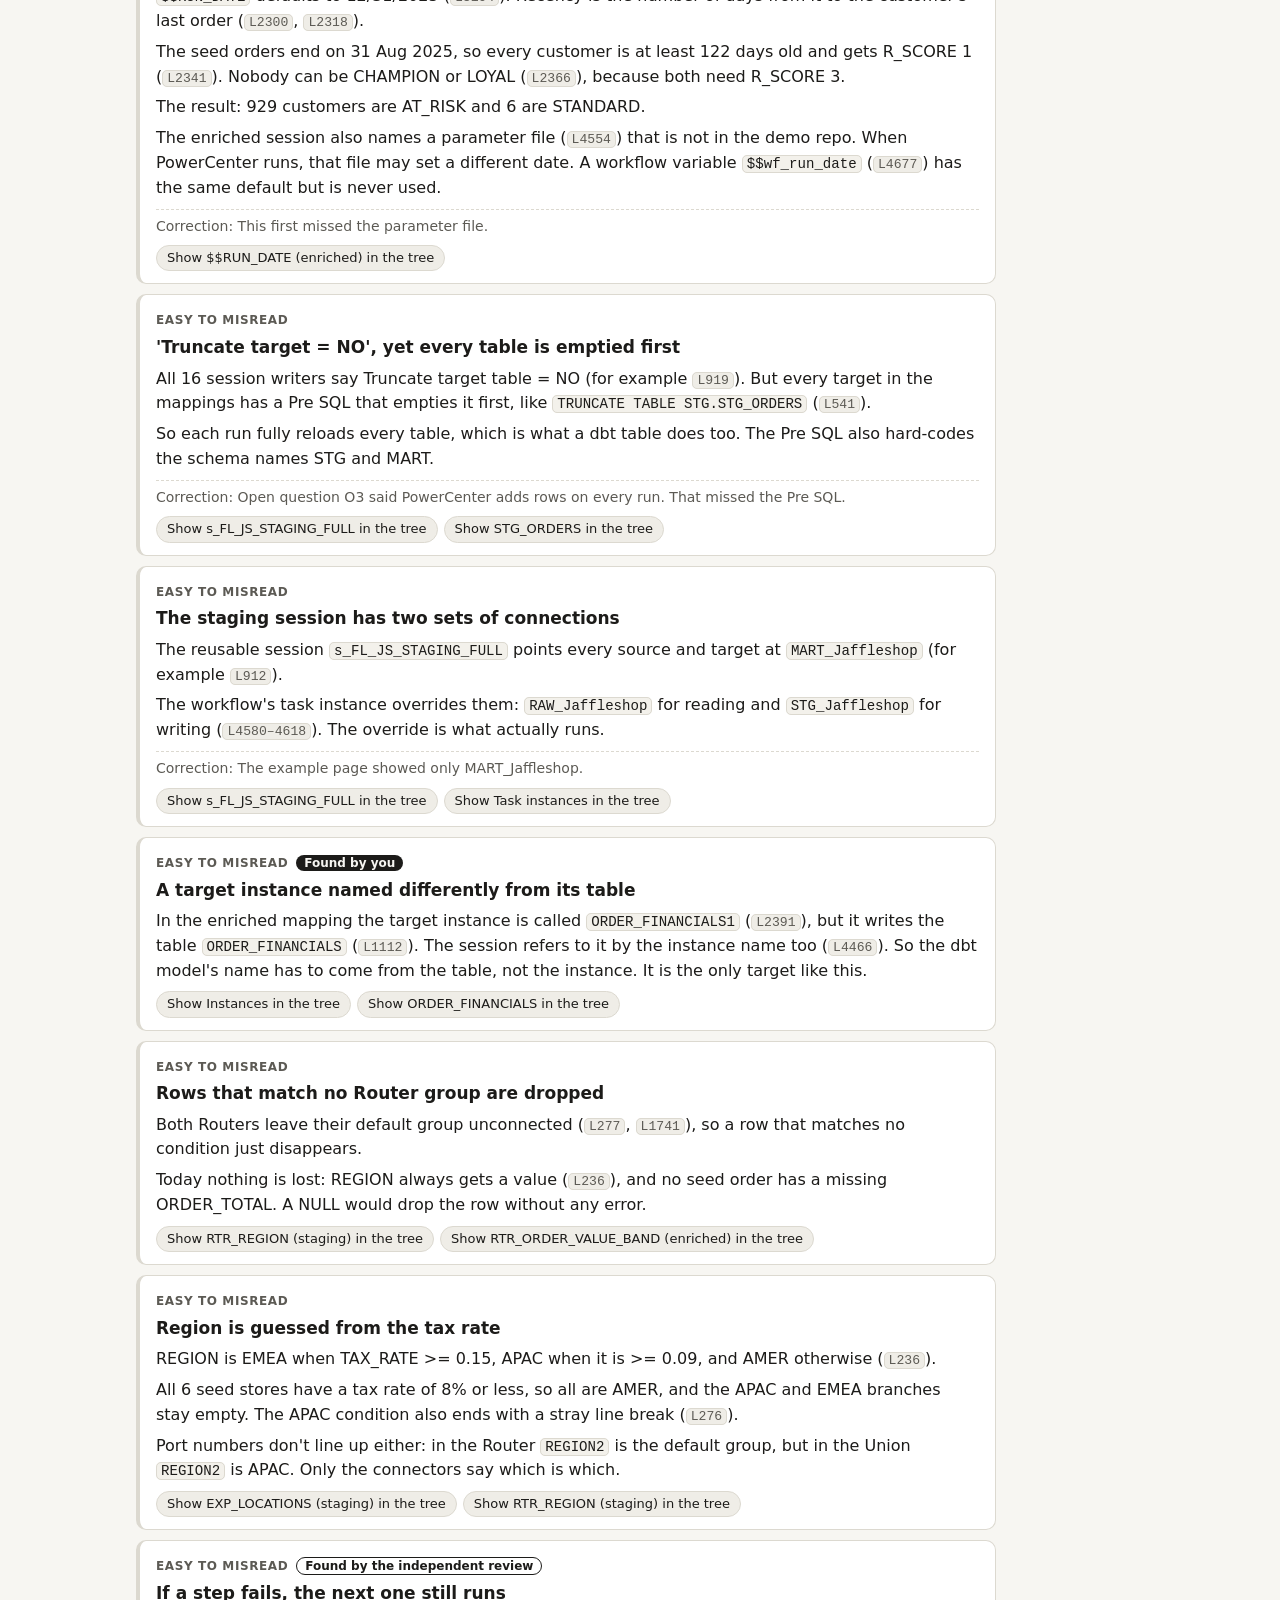
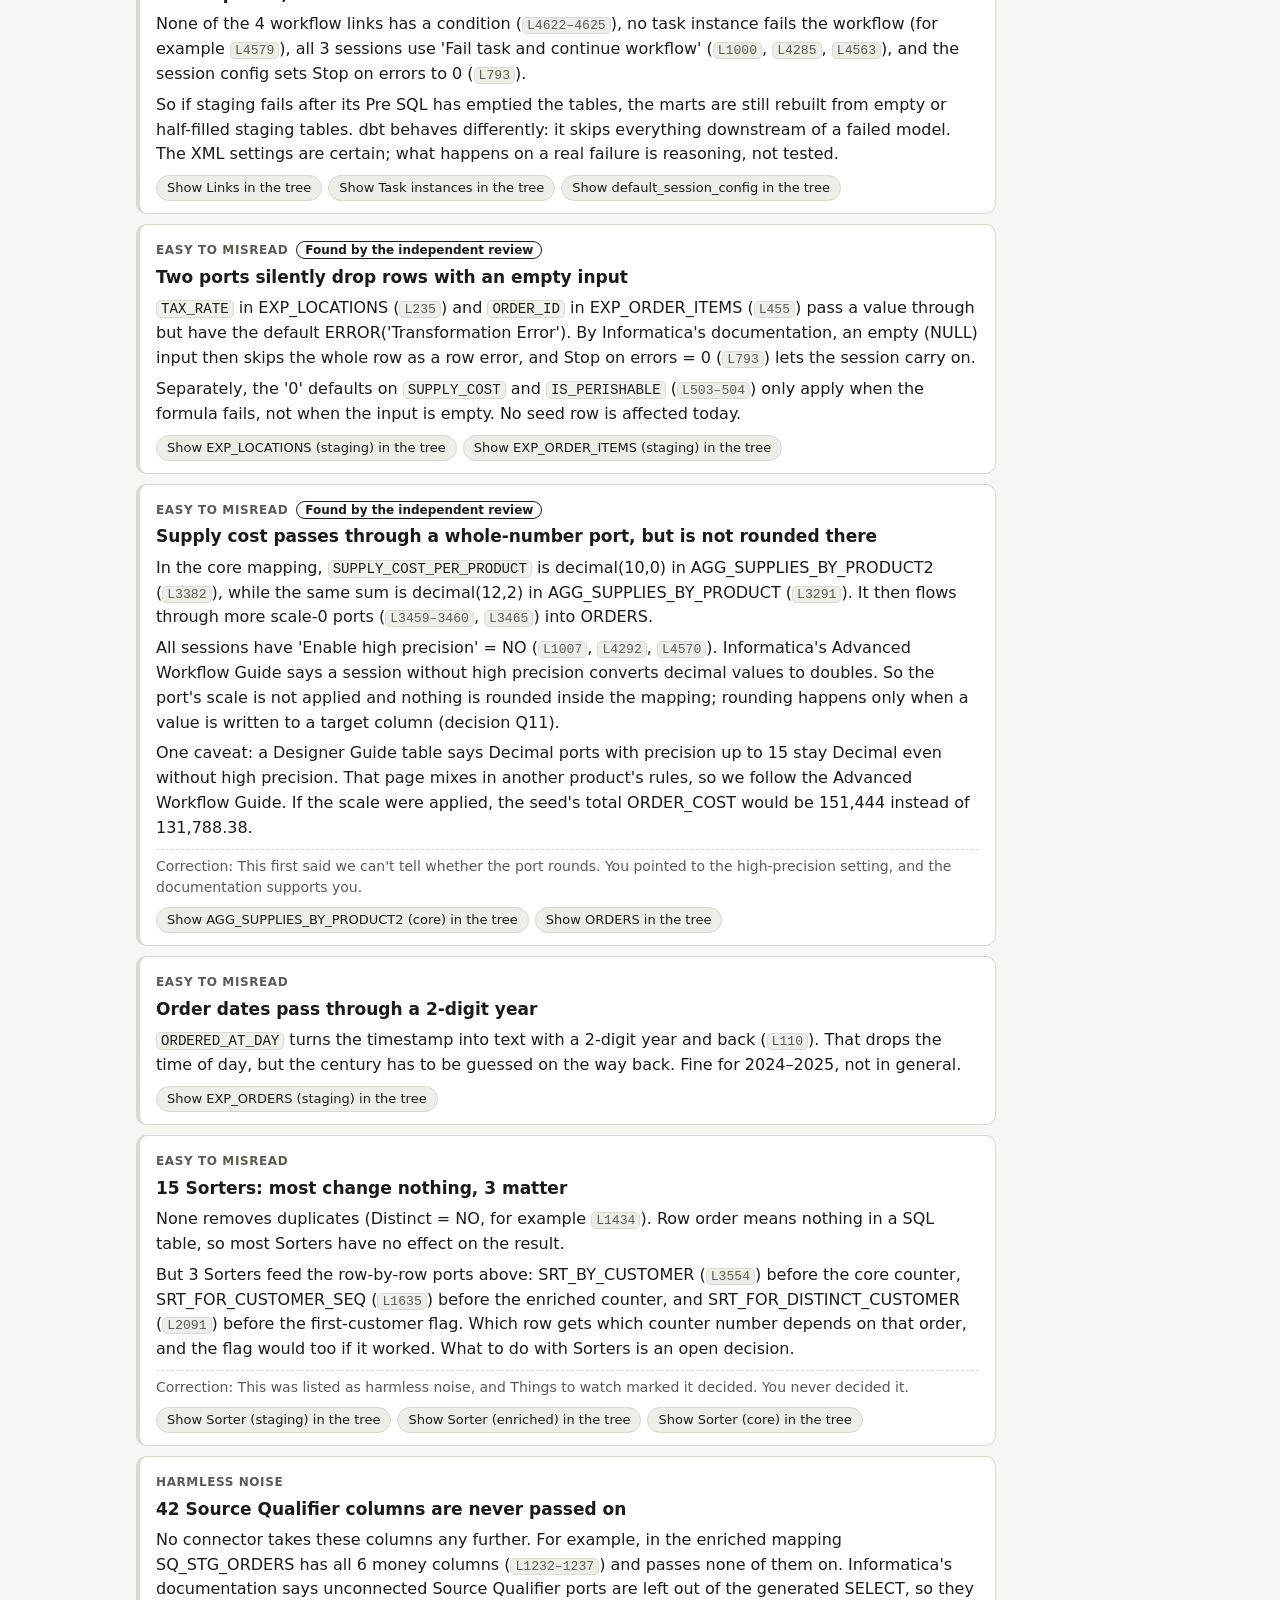
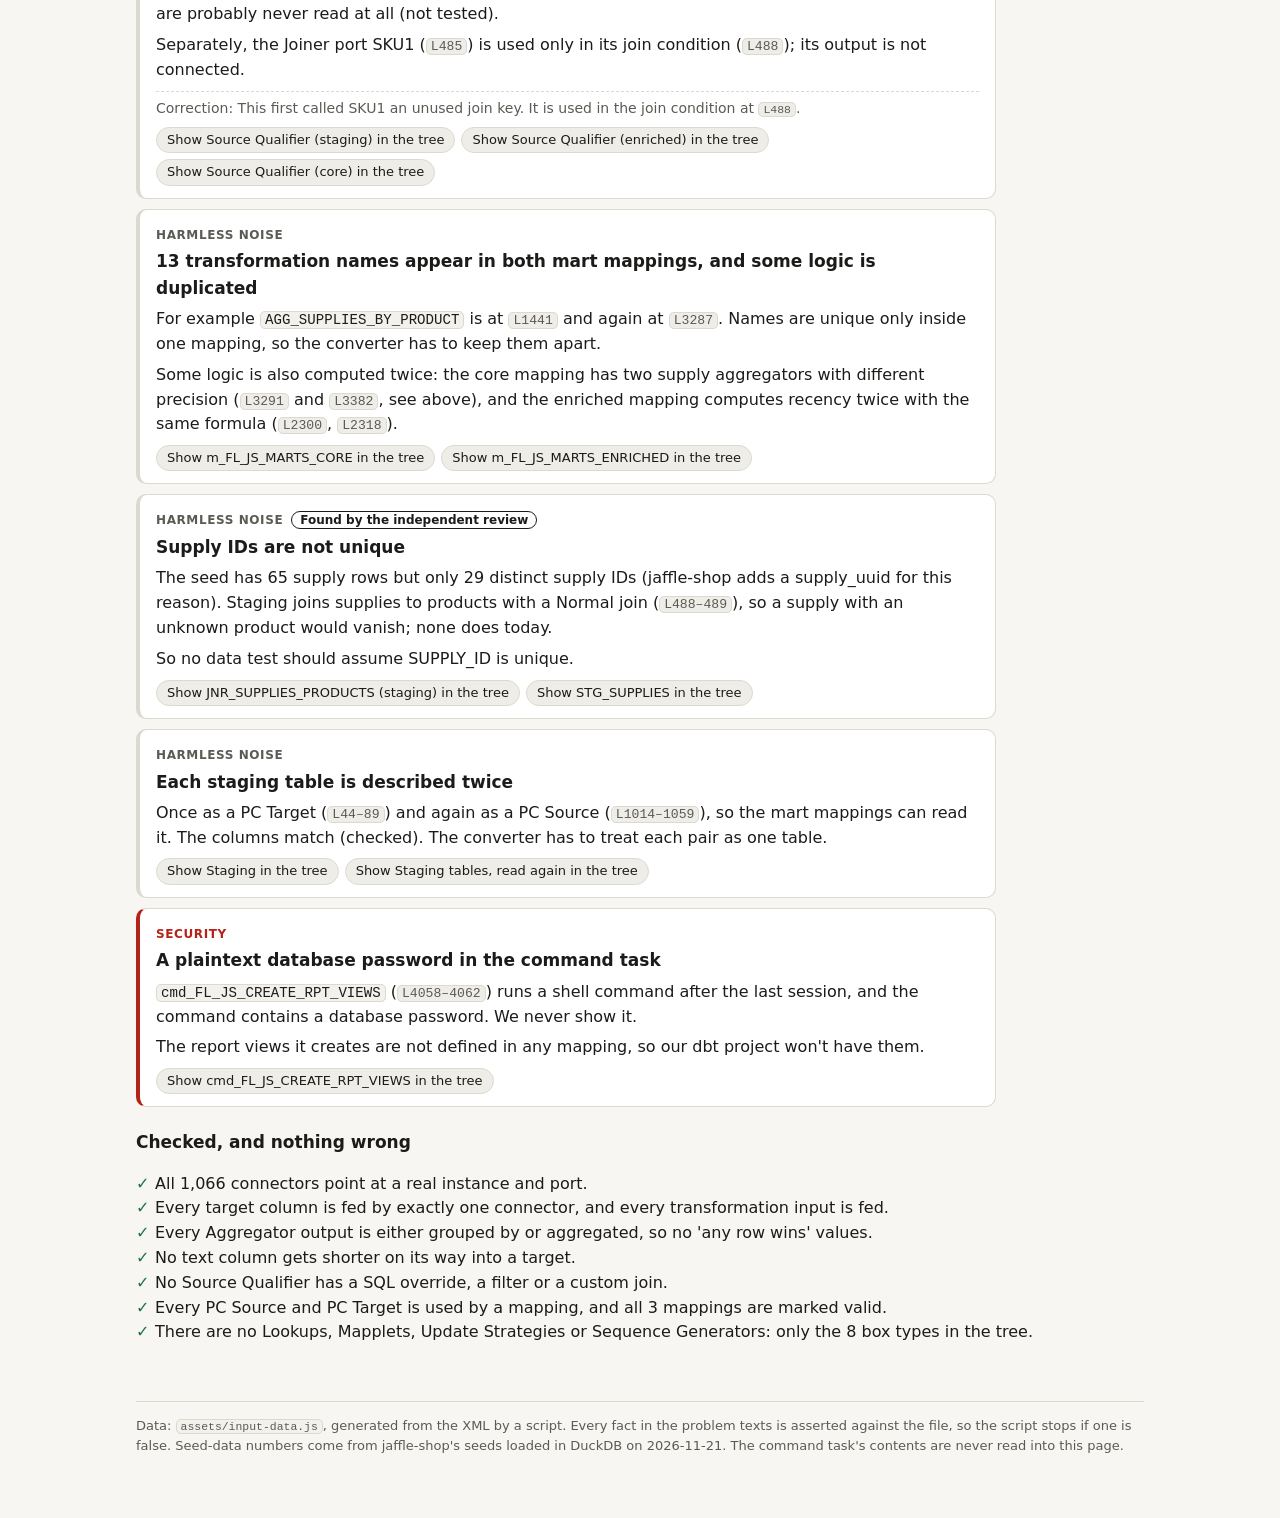
<file: docs/input.html>
<!doctype html>
<html lang="en">
<head>
<meta charset="utf-8">
<meta name="viewport" content="width=device-width, initial-scale=1">
<title>The Input XML</title>
<link rel="stylesheet" href="assets/site.css">
<script src="assets/glossary-data.js"></script>
<script src="assets/input-data.js"></script>
<script src="assets/site.js"></script>
<style>
  /* File map: every segment is input, so it uses the input colour at different strengths. */
  .filemap { display: flex; height: 44px; border: 1px solid var(--border); border-radius: var(--radius); overflow: hidden; margin: 12px 0 6px; }
  .filemap button { border: 0; border-right: 1px solid var(--bg); padding: 0 6px; min-width: 3px; font: inherit; font-size: 12px;
                    color: var(--text); text-align: left; overflow: hidden; white-space: nowrap; text-overflow: ellipsis; cursor: pointer; }
  .filemap button:last-child { border-right: 0; }
  .filemap button:hover, .filemap button:focus-visible { outline: 2px solid var(--text); outline-offset: -2px; }
  .k-def { background: var(--input-soft); }
  .k-map { background: var(--input); color: var(--bg) !important; font-weight: 600; }
  .k-run { background: color-mix(in srgb, var(--input) 45%, var(--input-soft)); }
  .filemap-scale { display: flex; justify-content: space-between; font-size: 12px; color: var(--muted); }
  .seglist { list-style: none; padding: 0; margin: 12px 0 0; display: grid; grid-template-columns: repeat(auto-fill, minmax(280px, 1fr)); gap: 4px 18px; font-size: 14px; }
  .seglist button { font: inherit; background: none; border: 0; padding: 2px 0; color: var(--link); cursor: pointer; text-align: left; }
  .seglist .sw { display: inline-block; width: 10px; height: 10px; border-radius: 2px; margin-right: 6px; vertical-align: baseline; border: 1px solid var(--border); }
  .seglist .muted { font-variant-numeric: tabular-nums; }

  /* Accordion tree */
  .tree-tools { display: flex; gap: 6px; flex-wrap: wrap; margin: 10px 0; }
  .tree-tools button { font: inherit; font-size: 14px; padding: 5px 12px; border-radius: 999px; border: 1px solid var(--border);
                       background: var(--surface); color: var(--text); cursor: pointer; }
  .tree details { border-left: 2px solid var(--border); margin: 0 0 0 4px; padding-left: 12px; }
  .tree > details, #n-repository, #n-folder { border-left: 0; margin-left: 0; padding-left: 0; }
  #n-powermart > .body, #n-repository > .body { padding-left: 0; }
  .tree details, .problem { scroll-margin-top: 170px; }
  .tree summary { list-style: none; cursor: pointer; padding: 6px 8px; border-radius: 8px; display: flex; flex-wrap: wrap; align-items: baseline; gap: 4px 8px; }
  .tree summary::-webkit-details-marker { display: none; }
  .tree summary::before { content: "▸"; color: var(--muted); width: 12px; flex: 0 0 12px; transition: transform .12s; }
  .tree details[open] > summary::before { transform: rotate(90deg); }
  .tree summary:hover { background: var(--surface-2); }
  .tree .leaf > summary::before { content: "•"; transform: none; }
  .tree .tag { font-family: var(--mono); font-size: 11px; letter-spacing: .02em; color: var(--input); background: var(--input-soft);
               padding: 1px 6px; border-radius: 4px; text-transform: none; }
  .tree .nm { font-weight: 650; overflow-wrap: anywhere; }
  .tree .grp > summary .nm { font-weight: 700; }
  .tree .chip { font-size: 12px; color: var(--muted); border: 1px solid var(--border); border-radius: 999px; padding: 0 7px; white-space: nowrap; }
  .tree .flagcount { font-size: 12px; font-weight: 700; color: var(--warn); background: var(--warn-soft); border-radius: 999px; padding: 0 7px; white-space: nowrap; }
  .tree .body { padding: 2px 8px 10px 22px; }
  .tree .body > p { margin: 4px 0 8px; max-width: 760px; }
  .tree .gl { font-size: 13px; color: var(--muted); }
  .tree .kv { margin: 6px 0 10px; }
  .tree .flash > summary { box-shadow: 0 0 0 3px var(--warn); }
  .tree .ptable { margin: 8px 0 12px; max-height: 420px; overflow: auto; }
  .tree .ptable td.expr { font-family: var(--mono); font-size: 12.5px; min-width: 220px; }
  .tree .ptable td:first-child { font-family: var(--mono); font-size: 12.5px; white-space: nowrap; }
  .tree .flagged-here { margin: 6px 0 10px; font-size: 14px; }
  .tree .flagged-here button { font: inherit; background: none; border: 0; padding: 0; color: var(--warn); text-decoration: underline; cursor: pointer; }

  /* Problems */
  .sev-stats { display: grid; grid-template-columns: repeat(auto-fit, minmax(150px, 1fr)); gap: 10px; margin: 14px 0; }
  .sev-stats button { text-align: left; font: inherit; color: var(--text); background: var(--surface); border: 1px solid var(--border);
                      border-radius: var(--radius); padding: 10px 14px; cursor: pointer; }
  .sev-stats button[aria-pressed="true"] { border-color: var(--text); box-shadow: 0 0 0 1px var(--text); }
  .sev-stats b { display: block; font-size: 26px; line-height: 1.1; }
  .sev-stats span { color: var(--muted); font-size: 13px; }
  .problem { background: var(--surface); border: 1px solid var(--border); border-left: 4px solid var(--border); border-radius: var(--radius);
             padding: 12px 16px; margin: 10px 0; max-width: 860px; }
  .problem.wrong, .problem.security { border-left-color: var(--warn); }
  .problem h3 { margin: 2px 0 6px; font-size: 17px; }
  .problem p { margin: 6px 0; }
  .problem ul { margin: 6px 0; padding-left: 20px; }
  .problem .sevtag { font-size: 12px; font-weight: 700; text-transform: uppercase; letter-spacing: .05em; color: var(--muted); }
  .problem.wrong .sevtag, .problem.security .sevtag { color: var(--warn); }
  .problem .foundby { margin-left: 8px; font-size: 12px; font-weight: 700; padding: 1px 8px; border-radius: 999px;
                      background: var(--text); color: var(--bg); }
  .problem .foundby.review { background: transparent; color: var(--text); border: 1px solid var(--text); }
  .problem .bynote { font-size: 14px; color: var(--muted); margin-top: 0; }
  .problem .earlier { font-size: 14px; color: var(--muted); border-top: 1px dashed var(--border); padding-top: 6px; margin-top: 8px; }
  .problem .open-q { font-size: 14px; background: var(--convert-soft); border-radius: 6px; padding: 6px 10px; }
  .problem .goto { display: flex; flex-wrap: wrap; gap: 6px; margin-top: 8px; }
  .problem .goto button { font: inherit; font-size: 13px; padding: 2px 10px; border-radius: 999px; border: 1px solid var(--border);
                          background: var(--surface-2); color: var(--text); cursor: pointer; }
  .problem details.cols summary { cursor: pointer; color: var(--link); font-size: 14px; }
  .problem details.cols ul { font-size: 13px; }
  ul.clean { padding-left: 0; list-style: none; }
  ul.clean li::before { content: "✓ "; font-weight: 700; color: var(--output); }
  @media (max-width: 640px) {
    .tree .body { padding-left: 4px; padding-right: 0; }
    .tree details { padding-left: 6px; margin-left: 2px; }
    .tree summary { padding: 6px 4px; }
  }
</style>
</head>
<body>
<header class="site-header"><div class="inner">
  <a class="brand" href="index.html">PowerCenter → dbt <span>explainer</span></a>
  <nav class="site-nav" id="site-nav" aria-label="Sections"></nav>
</div></header>

<main>
  <h1>The input XML</h1>
  <p class="lead">What's inside <code>FLOWLINE_DEMO_JAFFLESHOP.xml</code>, level by level, and the problems we found in it.</p>

  <div class="callout decision">
    <p><b>Your summary is right.</b> PowerCenter reads data from <a class="term" data-term="pc-source">PC Sources</a>, a <a class="term" data-term="mapping">mapping</a> applies <a class="term" data-term="transformation">transformations</a>, and the result is written to <a class="term" data-term="pc-target">PC Targets</a>. Three things to add:</p>
    <ol>
      <li><b>The XML doesn't run anything.</b> It is an <a class="term" data-term="export">export</a>, a saved copy of the design. The PowerCenter server is what runs it.</li>
      <li><b>A mapping never runs on its own.</b> A <a class="term" data-term="session">session</a> runs it and says which database <a class="term" data-term="connection">connection</a> each table uses. The <a class="term" data-term="workflow">workflow</a> runs the sessions in order.</li>
      <li><b>Sources and targets are descriptions, not data.</b> A staging target is described again as a source for the next mapping, so the 3 mappings form a chain: raw → staging → marts.</li>
    </ol>
  </div>

  <h2 id="map">Where things are in the file</h2>
  <p>Each block is a stretch of lines, drawn to scale. Click one to open it in the tree below.</p>
  <div class="filemap" id="filemap" role="group" aria-label="The file's sections, to scale"></div>
  <div class="filemap-scale"><span>L1</span><span id="lastline"></span></div>
  <ul class="seglist" id="seglist"></ul>

  <h2 id="tree">What's inside, level by level</h2>
  <p>Open any row. Every row shows its lines in the XML; tables come straight from the file. A red count means problems below that row.</p>
  <div class="tree-tools">
    <button type="button" id="open-main">Open the main levels</button>
    <button type="button" id="open-all">Open everything</button>
    <button type="button" id="close-all">Close everything</button>
  </div>
  <div class="tree" id="tree-root"></div>

  <h2 id="problems">Problems in the input</h2>
  <p>Found with scripts that check every connector, port and setting, and confirmed against the jaffle-shop seed data where the data matters. You found 3 of them by reading the XML yourself, and an independent blind review found 6 more; both are marked. A separate checker re-ran every claim (prompt 7), and I re-checked everything the two reviewers reported before adding it. Click a box to filter.</p>
  <p class="small muted">How PowerCenter behaves (port order, join types, NULL handling, overrides) comes from Informatica's documentation, not a running PowerCenter. The NULL claims assume the server's default setting for NULL comparisons.</p>
  <div class="sev-stats" id="sev-stats" role="group" aria-label="Filter problems"></div>
  <div id="problem-list"></div>

  <h3 id="clean">Checked, and nothing wrong</h3>
  <ul class="clean" id="clean-list"></ul>

  <footer class="page-foot">Data: <code>assets/input-data.js</code>, generated from the XML by a script. Every fact in the problem texts is asserted against the file, so the script stops if one is false. Seed-data numbers come from jaffle-shop's seeds loaded in DuckDB on 2026-11-21. The command task's contents are never read into this page.</footer>
</main>

<script>
(function () {
  var D = window.INPUT;
  function h(tag, cls, text) { var e = document.createElement(tag); if (cls) e.className = cls; if (text != null) e.textContent = text; return e; }
  function fmt(text) {
    var out = document.createElement("span");
    String(text).split(/(`[^`]+`)/).forEach(function (part) {
      if (/^`[^`]+`$/.test(part)) { out.appendChild(h("code", null, part.slice(1, -1))); return; }
      if (part) out.appendChild(Site.textWithLines(part));
    });
    return out;
  }
  function p(text, cls) { var e = h("p", cls); e.appendChild(fmt(text)); return e; }
  function lineRef(lines) {
    var a = h("a", "L", lines[0] === lines[1] ? "L" + lines[0] : "L" + lines[0] + "–" + lines[1]);
    Site.linkLines(a.parentNode ? a.parentNode : (function () { var s = h("span"); s.appendChild(a); return s; })());
    return a;
  }

  /* ---------- index the tree ---------- */
  var byId = {}, parent = {};
  (function index(n, par) {
    byId[n.id] = n; parent[n.id] = par;
    (n.kids || []).forEach(function (k) { index(k, n.id); });
  })(D.tree, null);

  /* problems per node, counted up the tree */
  var flagsHere = {}, flagsBelow = {};
  D.problems.forEach(function (pr) {
    pr.nodes.forEach(function (id) {
      if (!byId[id]) { console.warn("problem points at missing node", id); return; }
      (flagsHere[id] = flagsHere[id] || []).push(pr);
      var seen = {};
      for (var cur = id; cur; cur = parent[cur]) {
        if (seen[cur]) break; seen[cur] = 1;
        flagsBelow[cur] = flagsBelow[cur] || {};
        flagsBelow[cur][pr.id] = 1;
      }
    });
  });

  /* ---------- render one node (body filled lazily on first open) ---------- */
  var els = {};
  function render(n) {
    var d = h("details", (n.group ? "grp" : "") + (!n.kids && !n.table && !n.facts ? " leaf" : ""));
    d.id = "n-" + n.id;
    var s = h("summary");
    if (n.tag) s.appendChild(h("span", "tag", n.tag));
    s.appendChild(h("span", "nm", n.name));
    (n.chips || []).forEach(function (c) { s.appendChild(h("span", "chip", c)); });
    var fb = flagsBelow[n.id] ? Object.keys(flagsBelow[n.id]).length : 0;
    if (fb) { var f = h("span", "flagcount", "⚠ " + fb); f.title = fb + (fb === 1 ? " problem" : " problems") + " here or below"; s.appendChild(f); }
    if (n.lines) { var w = h("span"); w.appendChild(lineRef(n.lines)); s.appendChild(w); }
    d.appendChild(s);
    d.addEventListener("toggle", function () { if (d.open) fill(d, n); });
    els[n.id] = d;
    return d;
  }
  function fill(d, n) {
    if (d.dataset.filled) return;
    d.dataset.filled = "1";
    var b = h("div", "body");
    if (n.what) b.appendChild(p(n.what));
    if (n.term) {
      var gl = h("p", "gl"); gl.appendChild(document.createTextNode("Glossary: "));
      var g = (window.GLOSSARY || []).filter(function (x) { return x.id === n.term; })[0];
      var a = h("a", "term", g ? g.term : n.term); a.dataset.term = n.term; gl.appendChild(a);
      b.appendChild(gl); Site.linkTerms(gl);
    }
    if (flagsHere[n.id]) {
      var fh = h("p", "flagged-here"); fh.appendChild(document.createTextNode("⚠ Problems here: "));
      flagsHere[n.id].forEach(function (pr, i) {
        if (i) fh.appendChild(document.createTextNode(" · "));
        var btn = h("button", null, pr.title); btn.type = "button";
        btn.addEventListener("click", function () { showProblem(pr.id); });
        fh.appendChild(btn);
      });
      b.appendChild(fh);
    }
    if (n.facts) {
      var dl = h("dl", "kv");
      n.facts.forEach(function (kv) { dl.appendChild(h("dt", null, kv[0])); var dd = h("dd"); dd.appendChild(fmt(kv[1])); dl.appendChild(dd); });
      b.appendChild(dl);
    }
    if (n.table) b.appendChild(table(n.table));
    if (n.kids) n.kids.forEach(function (k) { b.appendChild(render(k)); });
    d.appendChild(b);
  }
  function table(t) {
    var wrap = h("div", "table-wrap ptable");
    var tb = h("table", "data"), thead = h("thead"), tr = h("tr");
    t.cols.forEach(function (c) { tr.appendChild(h("th", null, c)); });
    thead.appendChild(tr); tb.appendChild(thead);
    var body = h("tbody");
    var exprCol = t.cols.findIndex(function (c) { return /^Expression/.test(c); });
    t.rows.forEach(function (r) {
      var row = h("tr");
      r.forEach(function (cell, i) {
        var td = h("td", i === exprCol ? "expr" : null);
        if (/^L\d+(–\d+)?$/.test(cell) || /\(L\d+(–\d+)?\)/.test(cell)) td.appendChild(fmt(cell)); else td.textContent = cell;
        row.appendChild(td);
      });
      body.appendChild(row);
    });
    tb.appendChild(body); wrap.appendChild(tb);
    return wrap;
  }

  var root = document.getElementById("tree-root");
  root.appendChild(render(D.tree));

  function openNode(id) { var d = els[id]; if (!d) return; fill(d, byId[id]); d.open = true; }
  function openPath(id) {
    var chain = [];
    for (var cur = id; cur; cur = parent[cur]) chain.unshift(cur);
    chain.forEach(openNode);
    var d = els[id];
    if (!d) return;
    d.scrollIntoView({ behavior: "smooth", block: "start" });
    d.classList.add("flash");
    setTimeout(function () { d.classList.remove("flash"); }, 1800);
  }
  function openDepth(n, depth, max) { if (depth >= max) return; openNode(n.id); (n.kids || []).forEach(function (k) { openDepth(k, depth + 1, max); }); }
  function openMain() { openDepth(D.tree, 0, 4); }
  function closeAll() { Object.keys(els).forEach(function (id) { els[id].open = false; }); }
  document.getElementById("open-main").addEventListener("click", function () { closeAll(); openMain(); });
  document.getElementById("open-all").addEventListener("click", function () {
    (function all(n) { openNode(n.id); (n.kids || []).forEach(all); })(D.tree);
  });
  document.getElementById("close-all").addEventListener("click", closeAll);
  openMain();

  /* ---------- file map ---------- */
  var total = D.file.lines;
  document.getElementById("lastline").textContent = "L" + total.toLocaleString("en");
  var fm = document.getElementById("filemap"), sl = document.getElementById("seglist");
  function kindClass(k) { return k === "mapping" ? "k-map" : (k === "source" || k === "target") ? "k-def" : "k-run"; }
  D.segments.forEach(function (sg) {
    var n = sg.e - sg.s + 1;
    var b = h("button", kindClass(sg.kind), n > 300 ? sg.label.replace(/^Mapping /, "") : "");
    b.type = "button";
    b.style.flex = n + " 1 0";
    b.title = sg.label + " · L" + sg.s + "–" + sg.e + " (" + n.toLocaleString("en") + " lines)";
    b.setAttribute("aria-label", b.title);
    b.addEventListener("click", function () { openPath(sg.node); });
    fm.appendChild(b);
    var li = h("li"), sw = h("span", "sw " + kindClass(sg.kind)), bt = h("button", null, sg.label);
    bt.type = "button"; bt.addEventListener("click", function () { openPath(sg.node); });
    li.appendChild(sw); li.appendChild(bt);
    li.appendChild(document.createTextNode(" "));
    var meta = h("span", "muted small"); meta.appendChild(fmt("L" + sg.s + "–" + sg.e)); meta.appendChild(document.createTextNode(" · " + n.toLocaleString("en") + " lines"));
    li.appendChild(meta);
    sl.appendChild(li);
  });

  /* ---------- problems ---------- */
  var SEV = [["wrong", "give wrong data"], ["confusing", "easy to misread"], ["noise", "harmless noise"], ["security", "security"]];
  var SEVTAG = { wrong: "Gives wrong data", confusing: "Easy to misread", noise: "Harmless noise", security: "Security" };
  var filter = null;
  var stats = document.getElementById("sev-stats");
  SEV.forEach(function (sv) {
    var n = D.problems.filter(function (x) { return x.sev === sv[0]; }).length;
    var b = h("button"); b.type = "button"; b.dataset.sev = sv[0]; b.setAttribute("aria-pressed", "false");
    b.appendChild(h("b", null, String(n))); b.appendChild(h("span", null, sv[1]));
    b.addEventListener("click", function () {
      filter = filter === sv[0] ? null : sv[0];
      stats.querySelectorAll("button").forEach(function (x) { x.setAttribute("aria-pressed", String(x.dataset.sev === filter)); });
      renderProblems();
    });
    stats.appendChild(b);
  });
  var SHORT = { m_FL_JS_STAGING_FULL: "staging", m_FL_JS_MARTS_CORE: "core", m_FL_JS_MARTS_ENRICHED: "enriched" };
  function nodeLabel(id) {
    var n = byId[id]; if (!n) return id;
    var base = n.name.replace(/ \(\d+\)$/, "");
    var parts = id.split("-");
    var m = /^(tx|txg|conn|mv)$/.test(parts[0]) ? SHORT[parts[1]] : null;
    return m ? base + " (" + m + ")" : base;
  }
  function renderProblems() {
    var list = document.getElementById("problem-list"); list.innerHTML = "";
    D.problems.forEach(function (pr) {
      if (filter && pr.sev !== filter) return;
      var c = h("article", "problem " + pr.sev); c.id = "p-" + pr.id;
      c.appendChild(h("span", "sevtag", SEVTAG[pr.sev]));
      if (pr.by === "you") c.appendChild(h("span", "foundby", "Found by you"));
      if (pr.by === "review") c.appendChild(h("span", "foundby review", "Found by the independent review"));
      c.appendChild(h("h3", null, pr.title));
      if (pr.byNote) c.appendChild(p(pr.byNote, "bynote"));
      c.appendChild(p(pr.body[0]));
      var rest = pr.body.slice(1);
      if (rest.length > 1 && pr.id === "swap") {
        var ul = h("ul"); rest.forEach(function (t) { var li = h("li"); li.appendChild(fmt(t)); ul.appendChild(li); }); c.appendChild(ul);
      } else rest.forEach(function (t) { c.appendChild(p(t)); });
      if (pr.list) {
        var det = h("details", "cols"); det.appendChild(h("summary", null, "Show the affected columns"));
        var ul2 = h("ul"); pr.list.forEach(function (t) { ul2.appendChild(h("li", null, t)); }); det.appendChild(ul2); c.appendChild(det);
      }
      if (pr.open) c.appendChild(p(pr.open, "open-q"));
      if (pr.earlier) c.appendChild(p("Correction: " + pr.earlier, "earlier"));
      if (pr.nodes.length) {
        var g = h("div", "goto");
        pr.nodes.forEach(function (id) {
          var b = h("button", null, "Show " + nodeLabel(id) + " in the tree"); b.type = "button";
          b.addEventListener("click", function () { openPath(id); });
          g.appendChild(b);
        });
        c.appendChild(g);
      }
      list.appendChild(c);
    });
  }
  function showProblem(id) {
    if (filter) { filter = null; stats.querySelectorAll("button").forEach(function (x) { x.setAttribute("aria-pressed", "false"); }); renderProblems(); }
    var el = document.getElementById("p-" + id);
    if (el) { el.scrollIntoView({ behavior: "smooth", block: "start" }); el.animate([{ boxShadow: "0 0 0 3px var(--warn)" }, { boxShadow: "none" }], { duration: 1600 }); }
  }
  renderProblems();
  var cl = document.getElementById("clean-list");
  D.clean.forEach(function (t) { var li = h("li"); li.appendChild(fmt(t)); cl.appendChild(li); });
})();
</script>
</body>
</html>
</file>
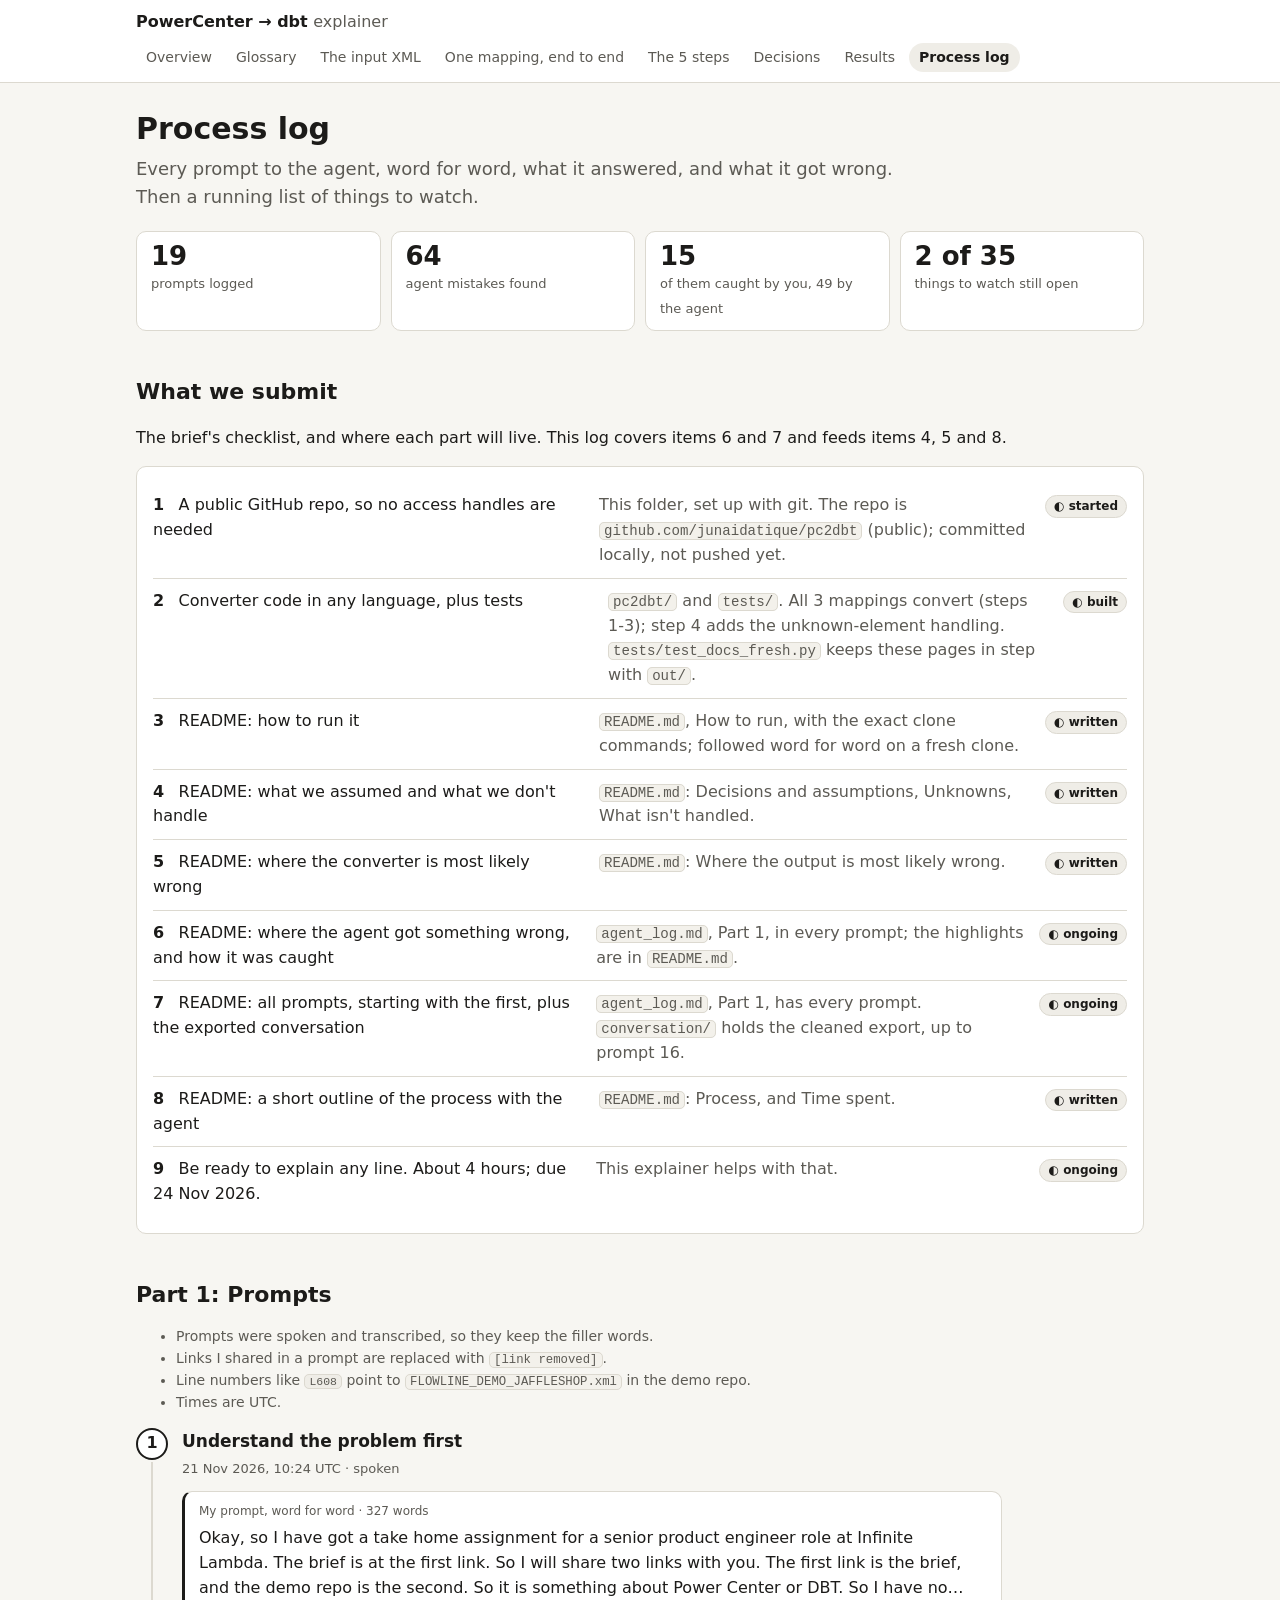
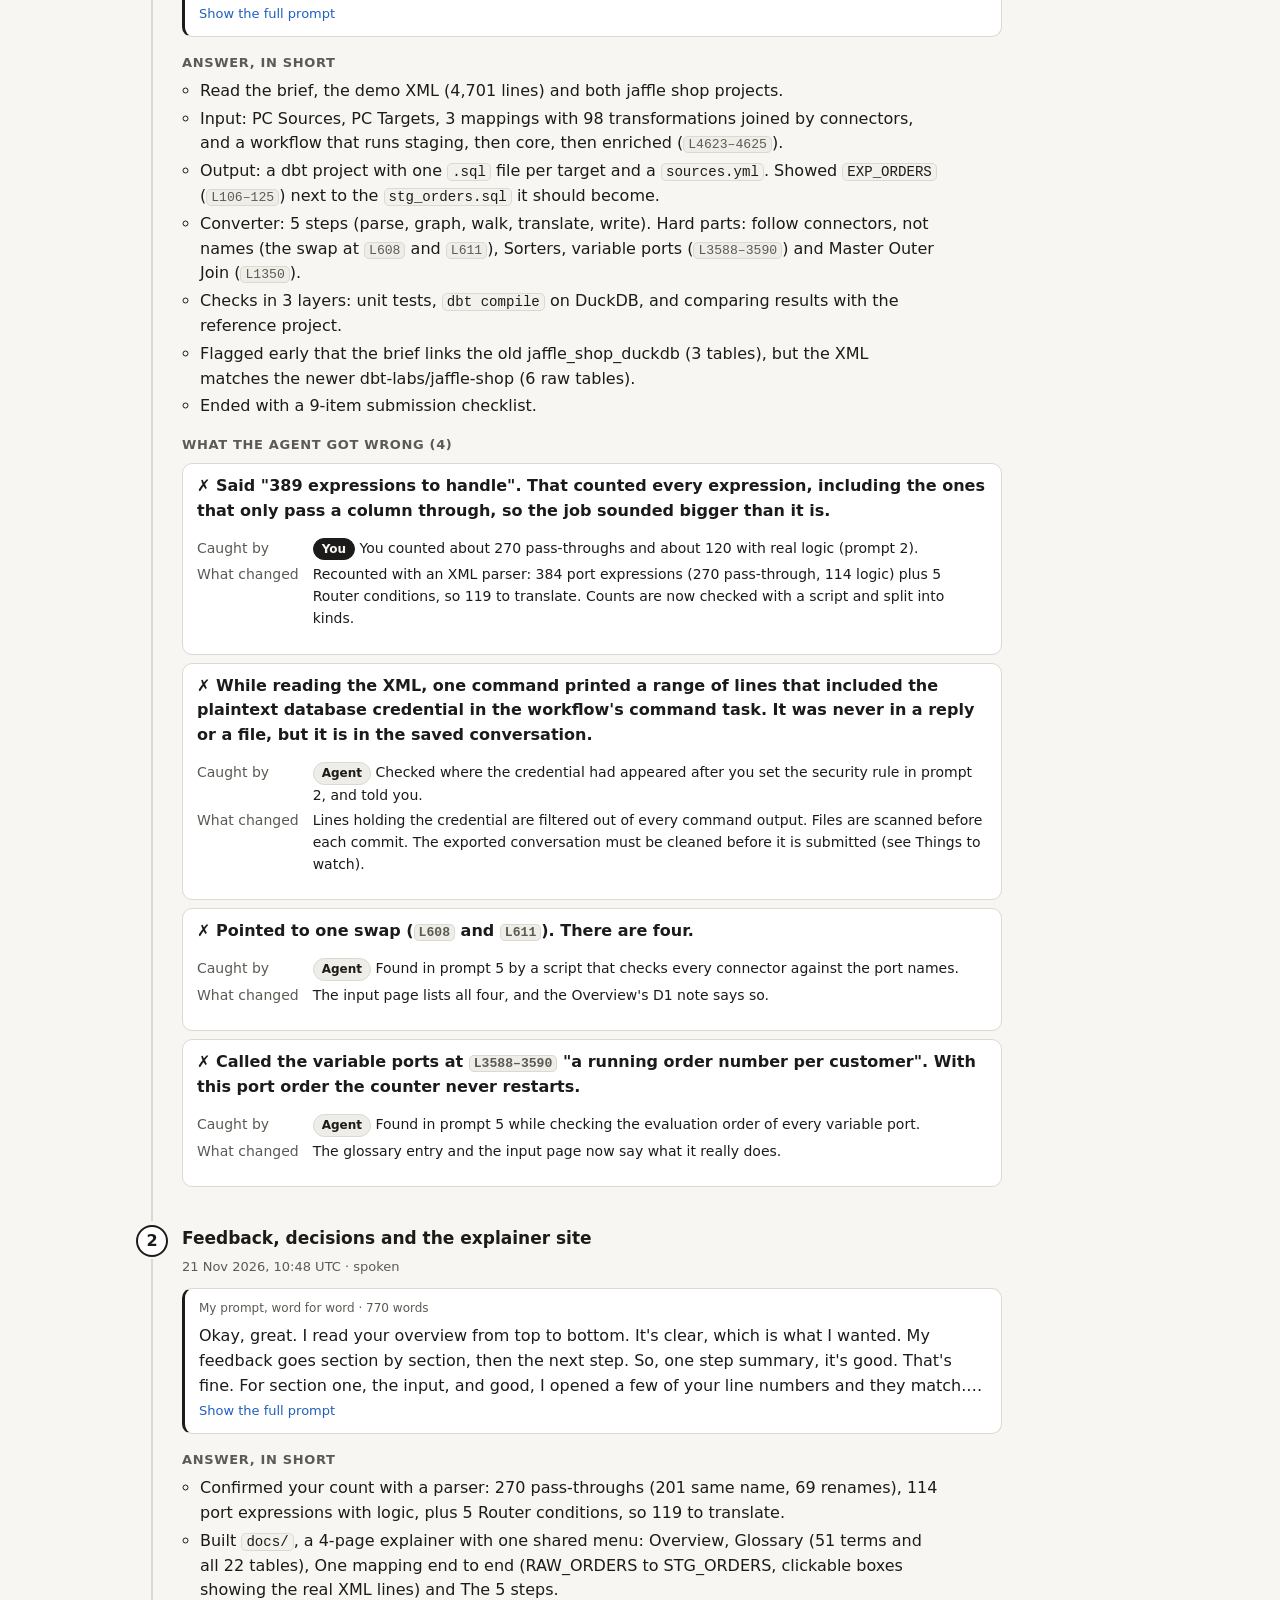
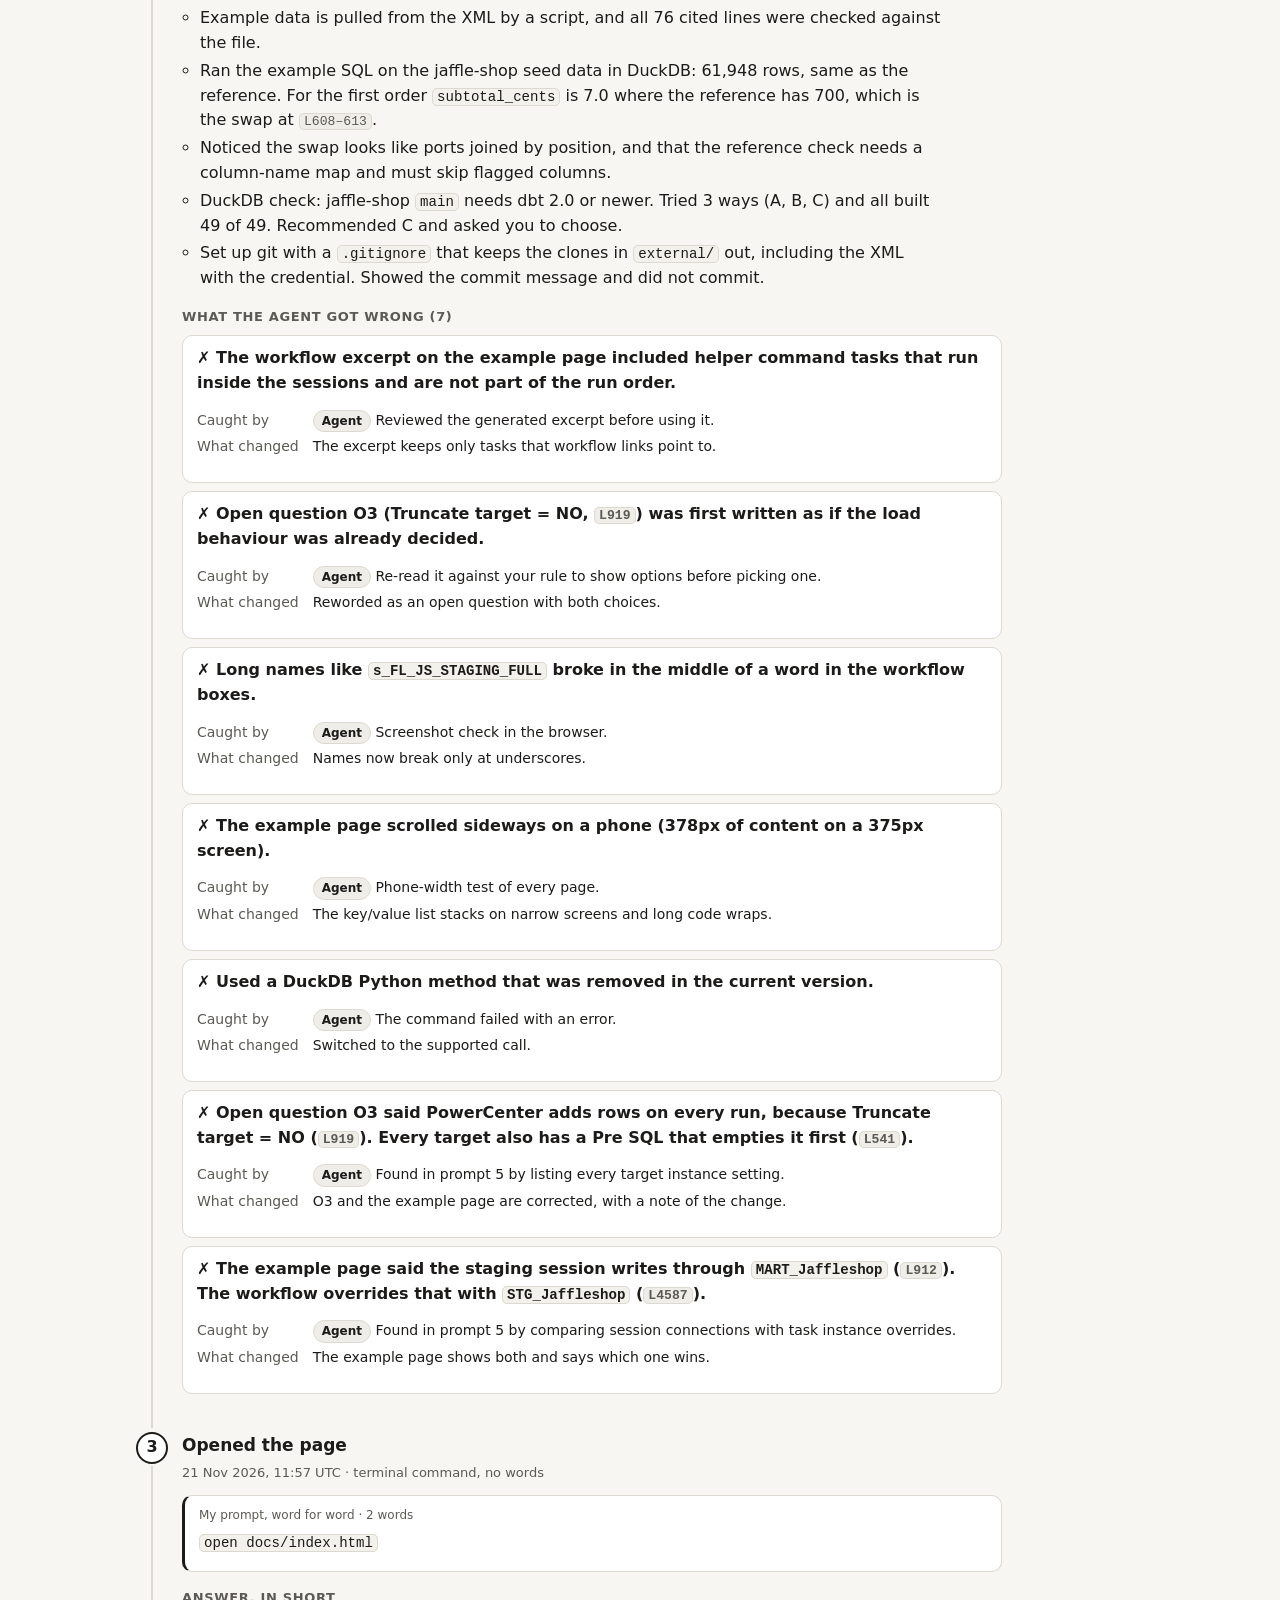
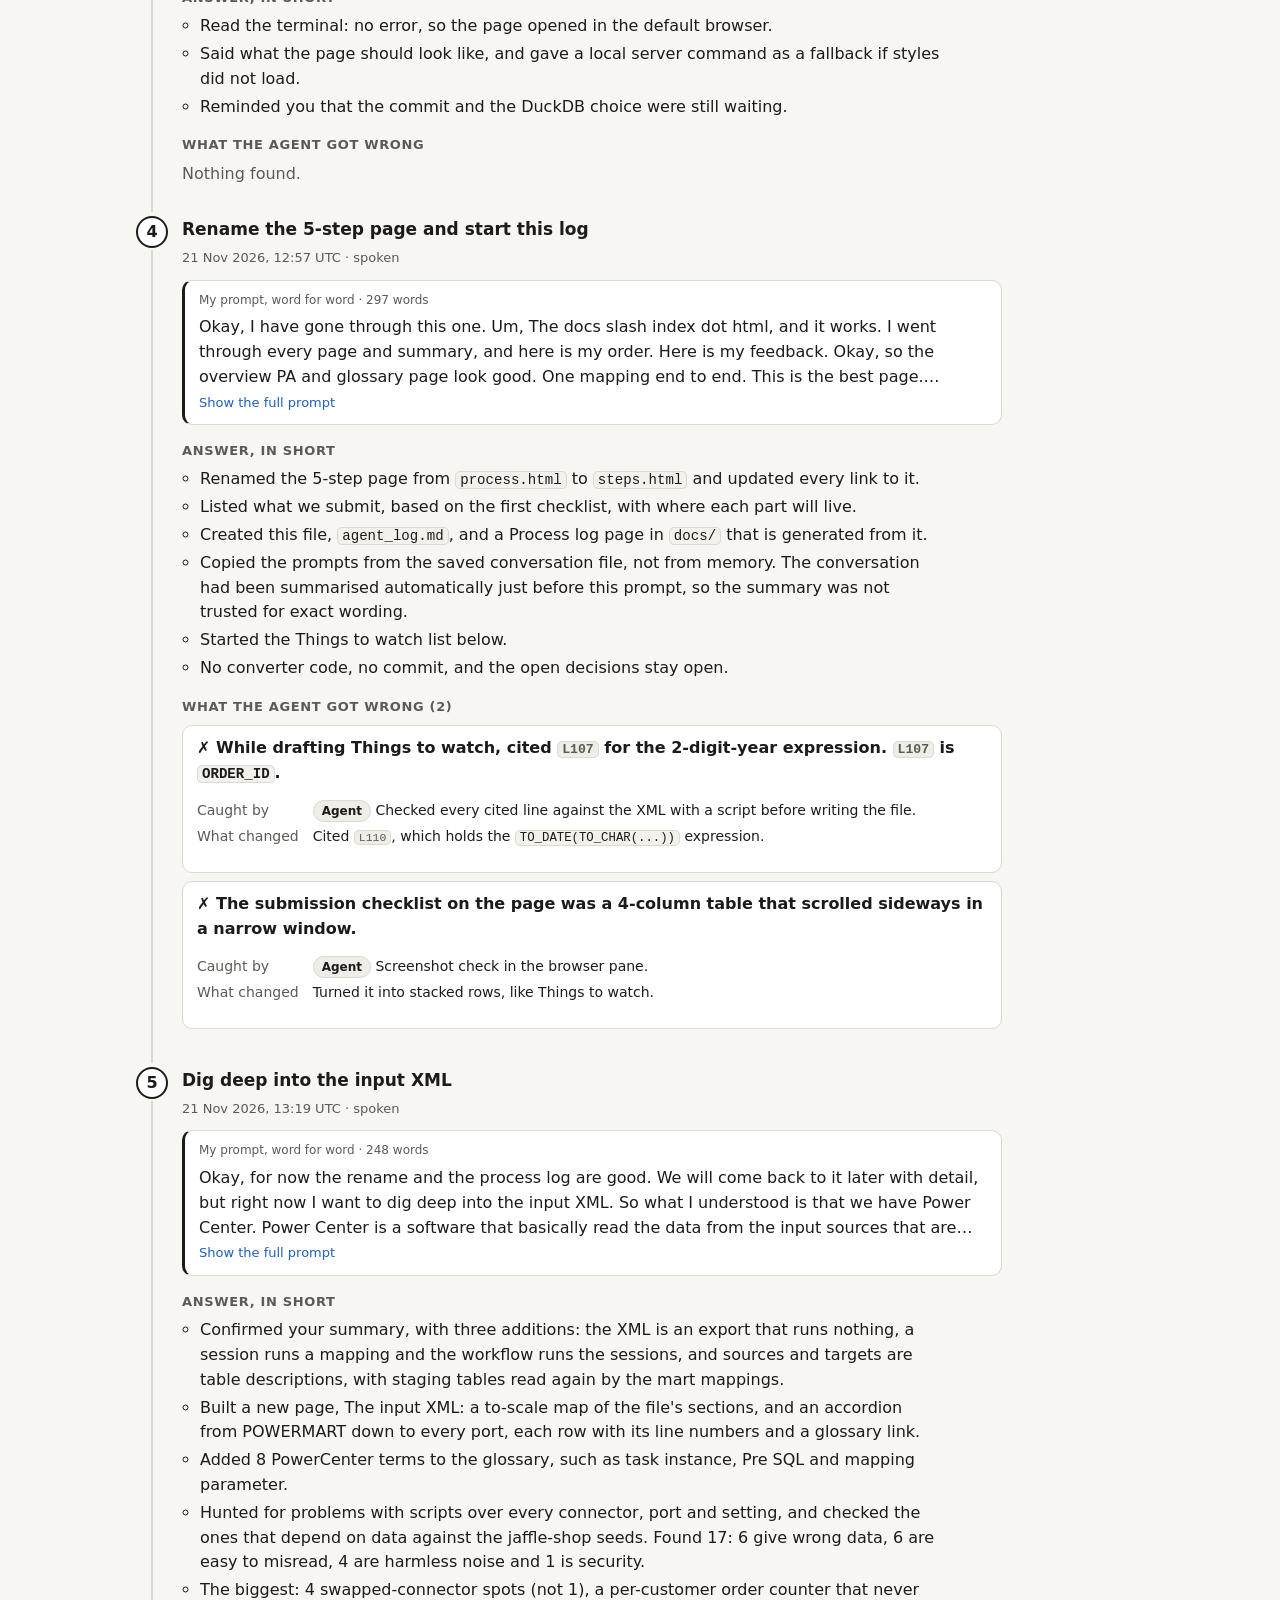
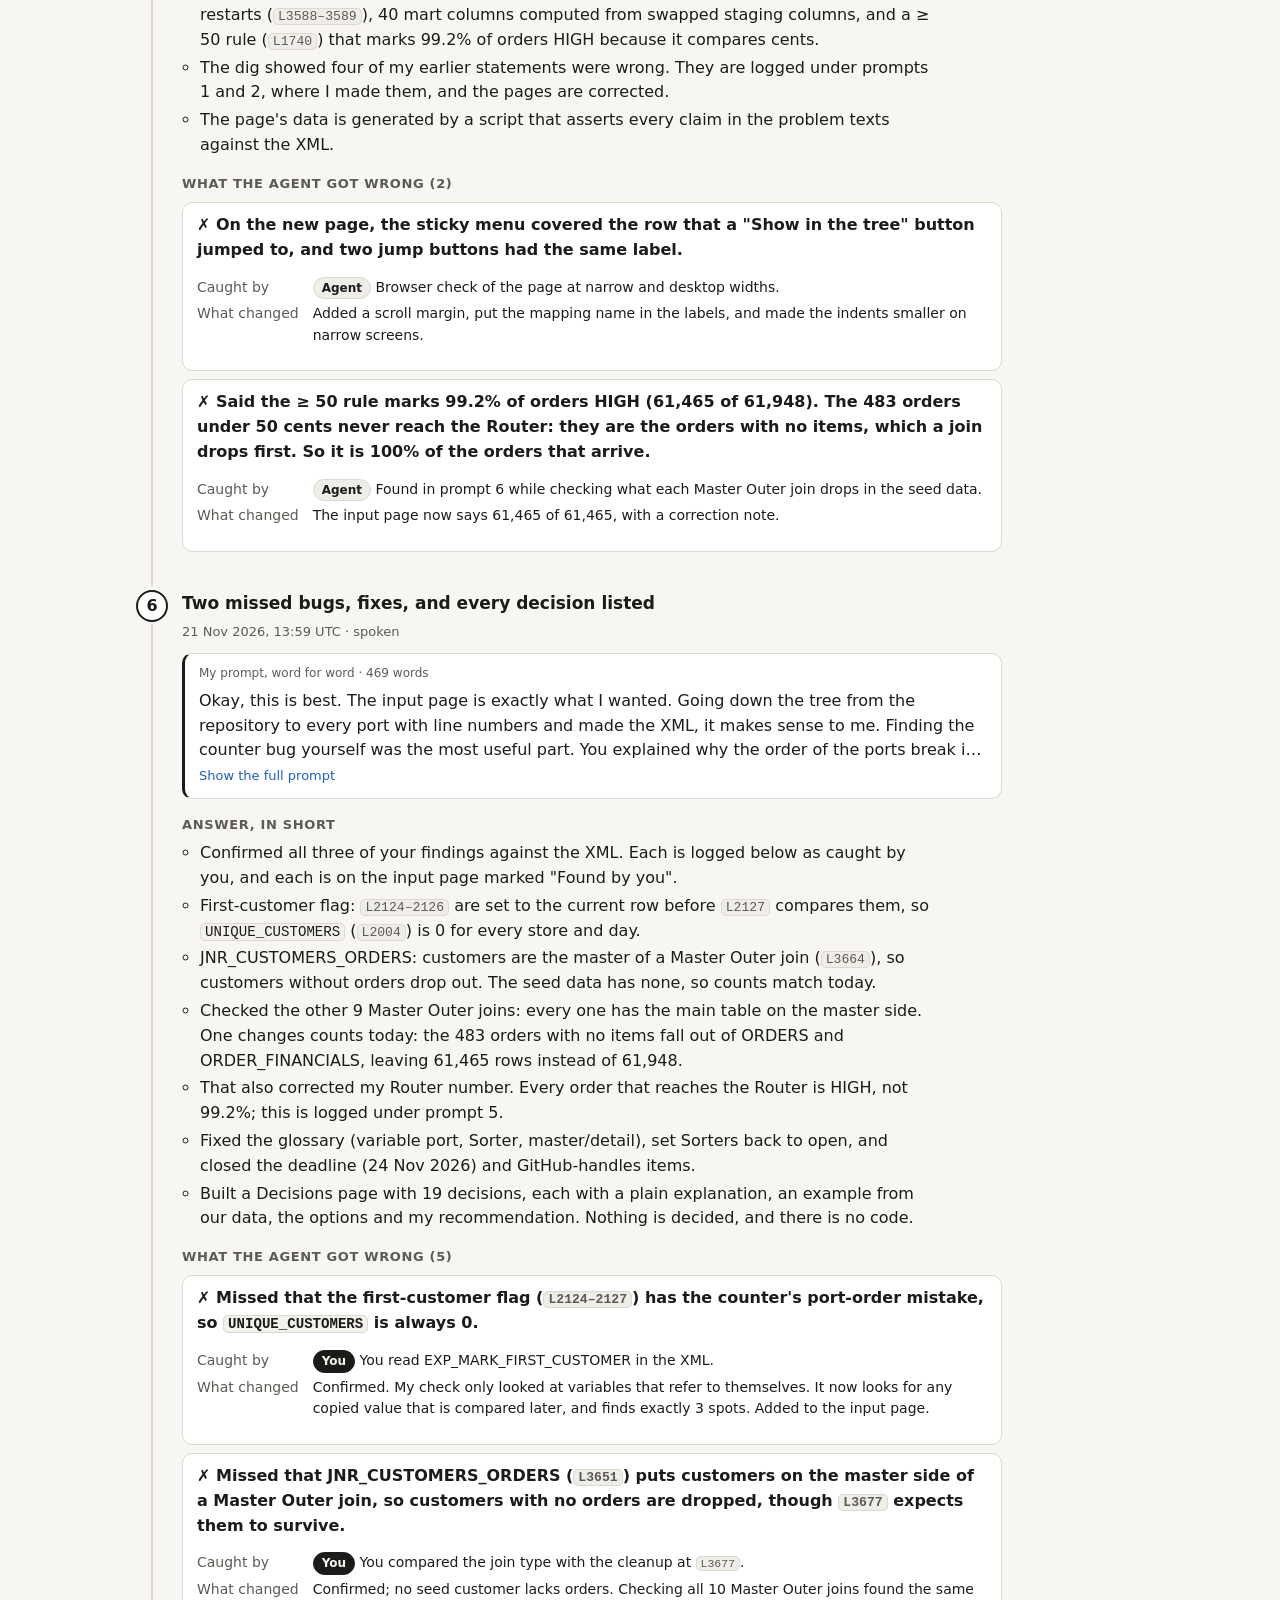
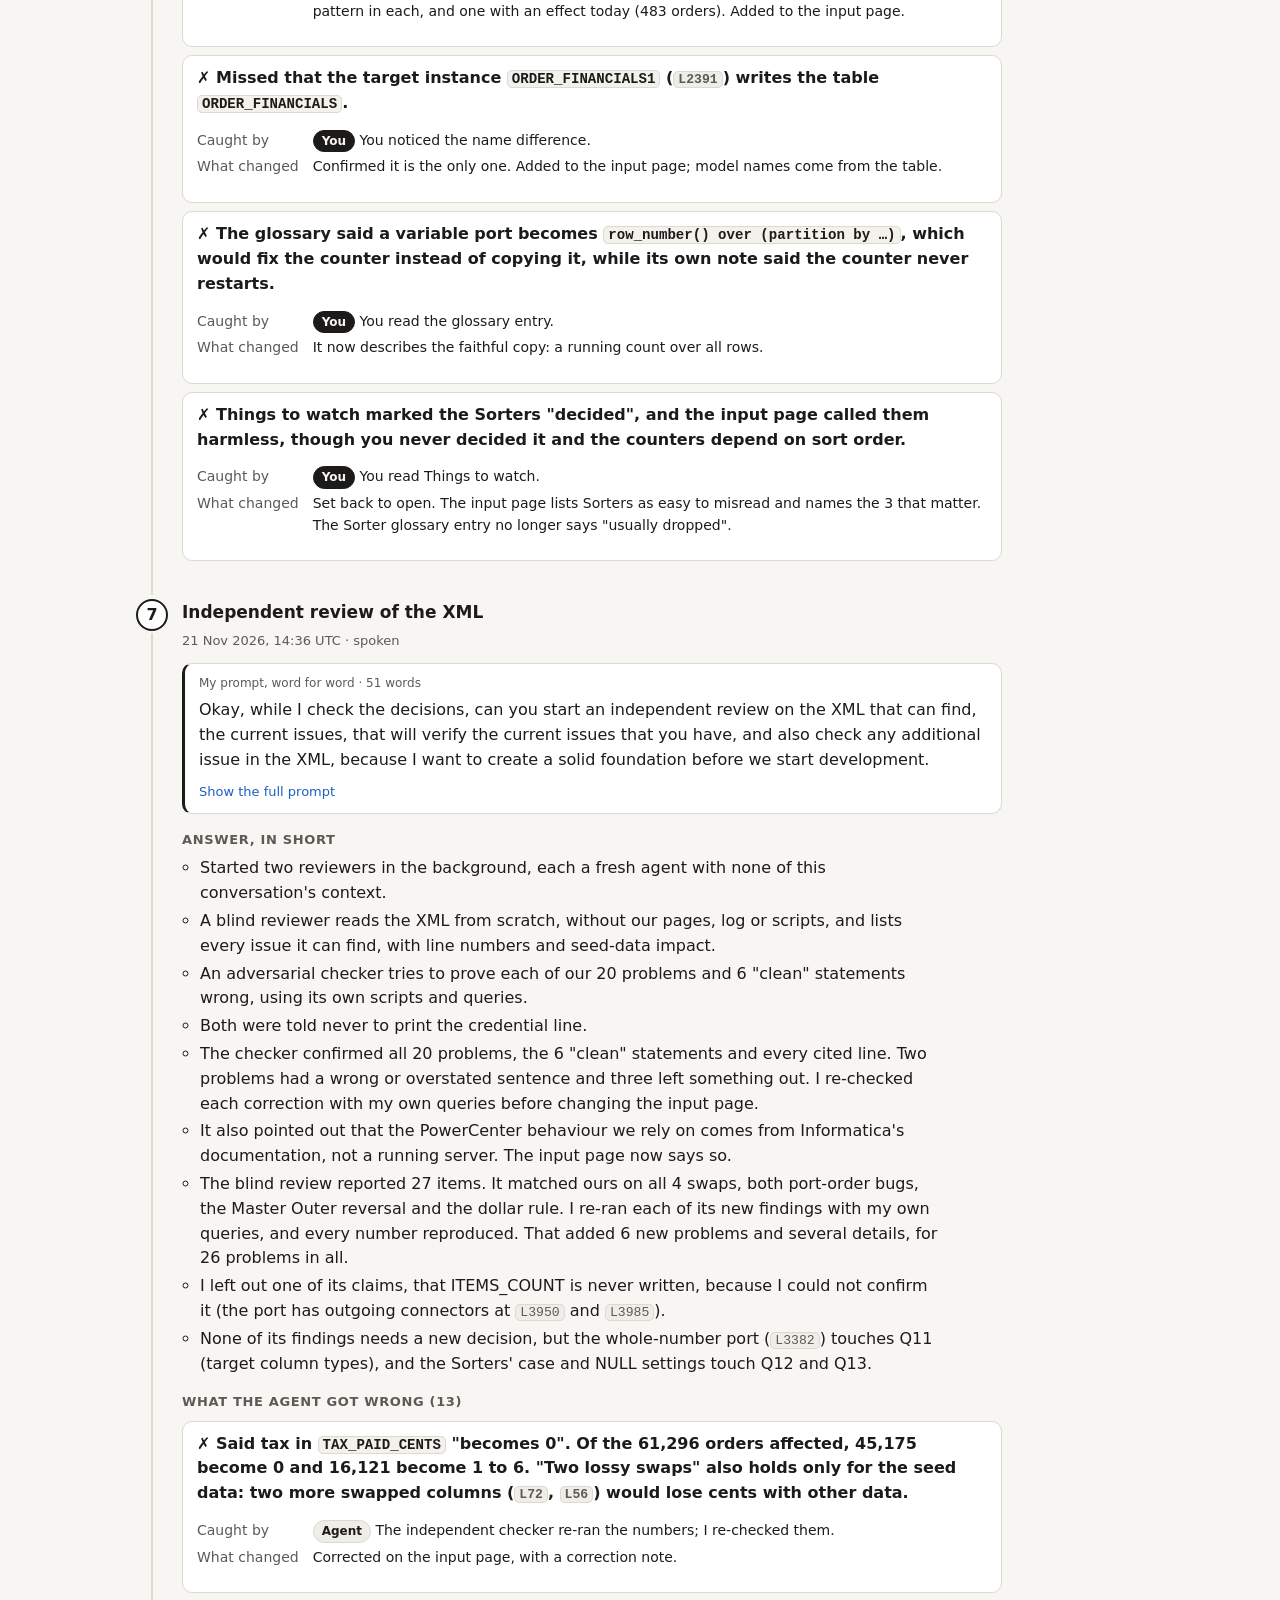
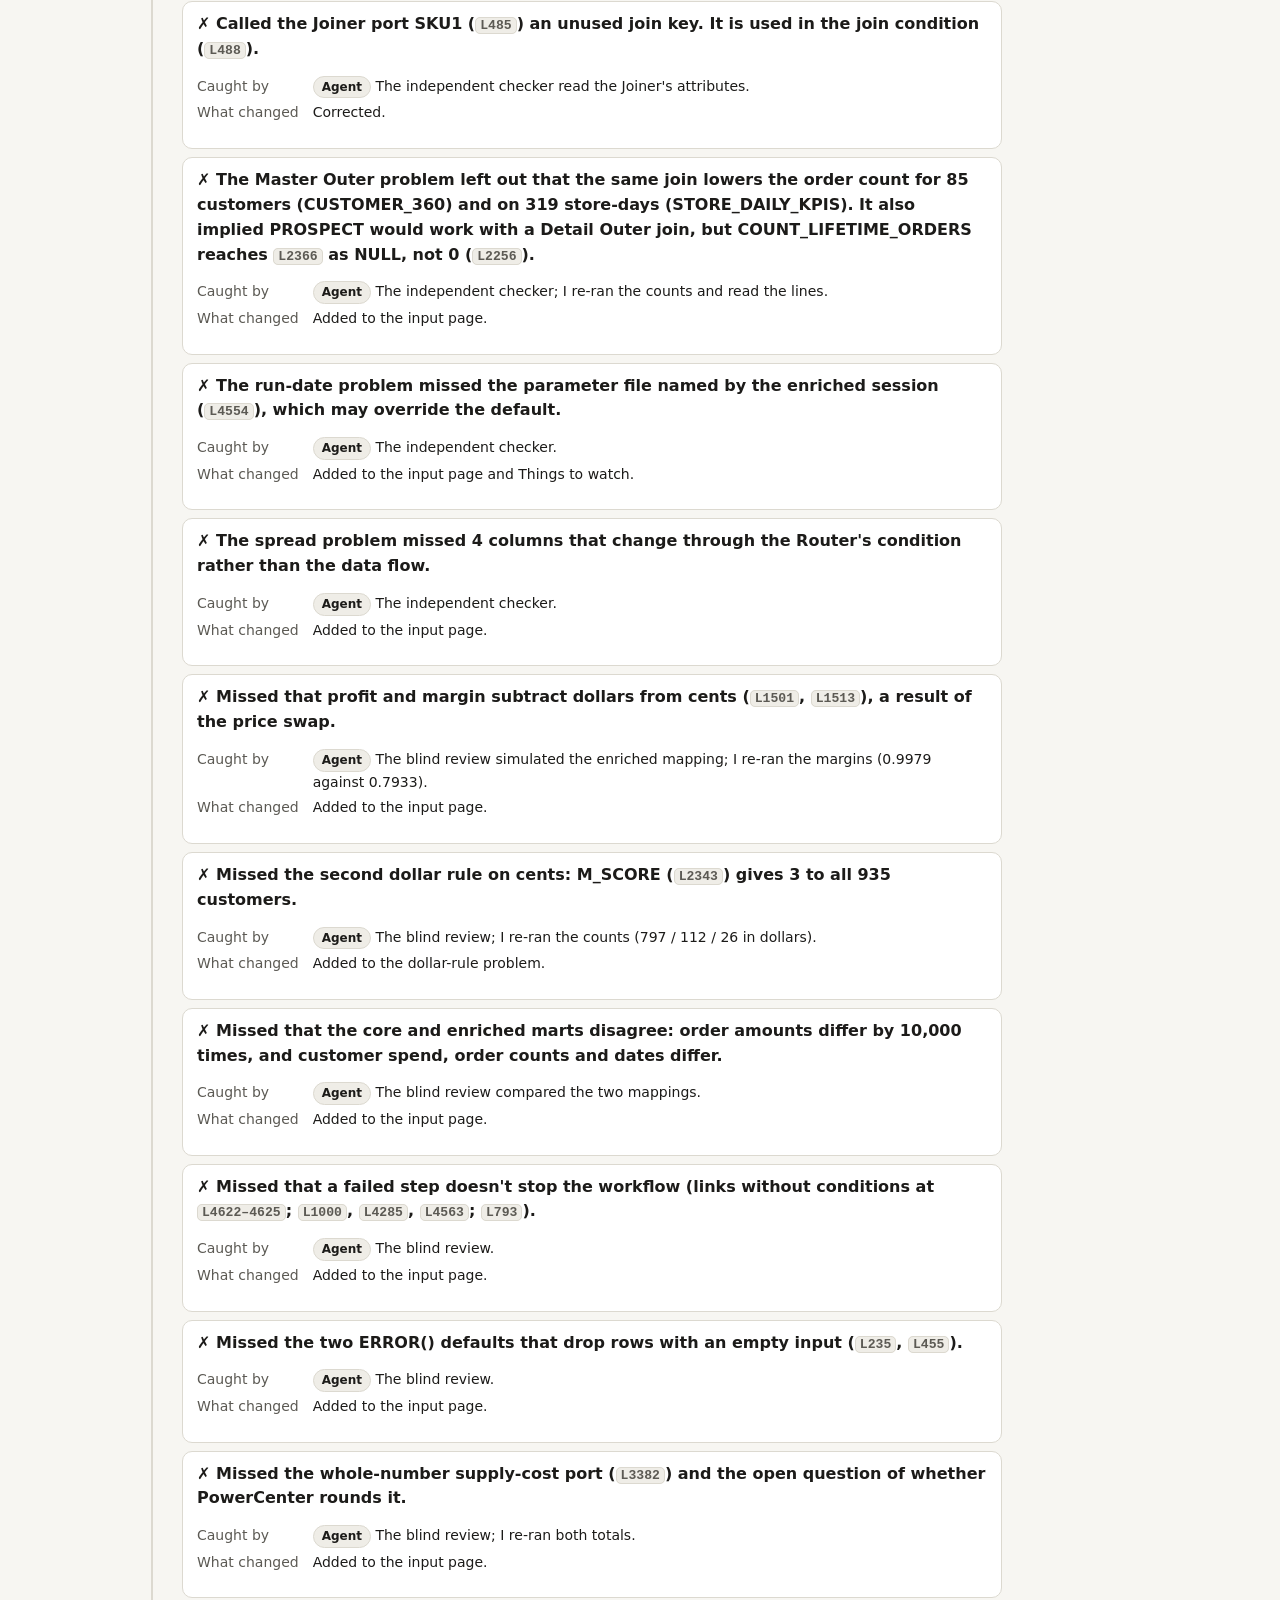
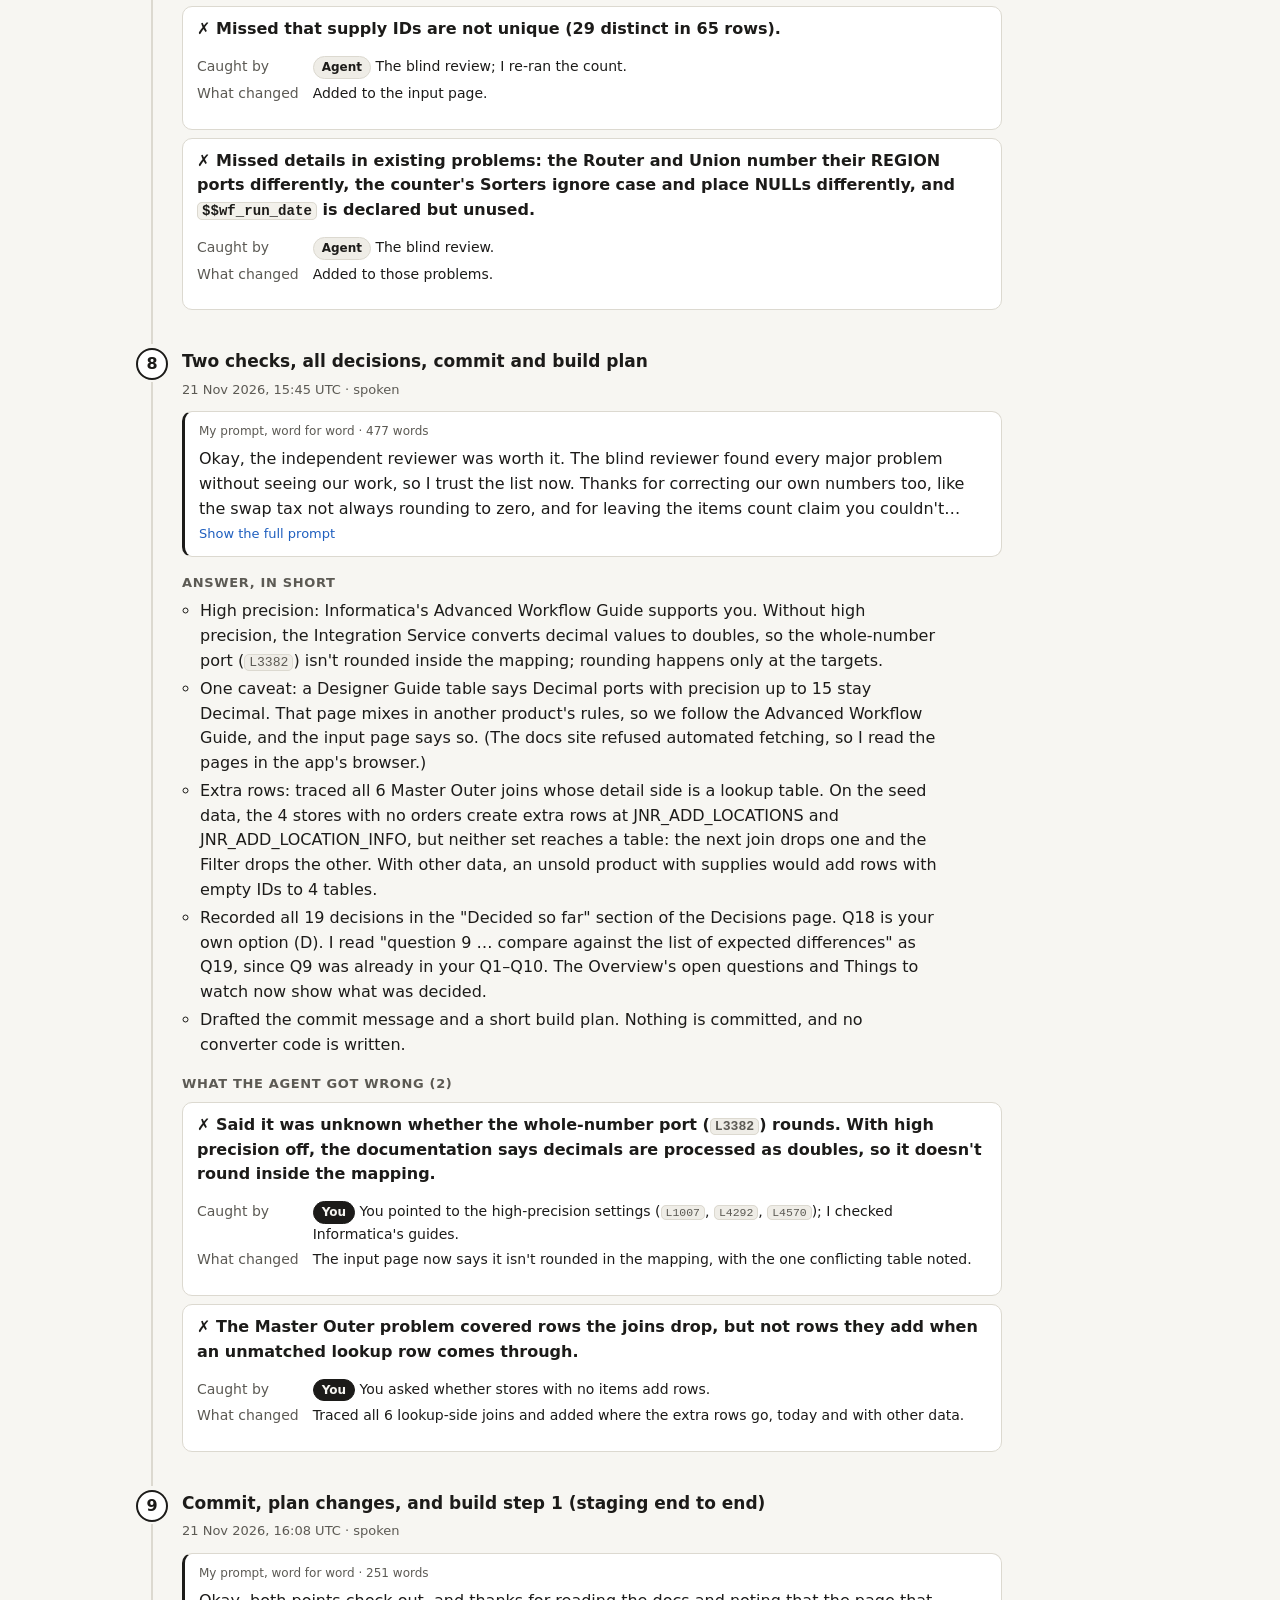
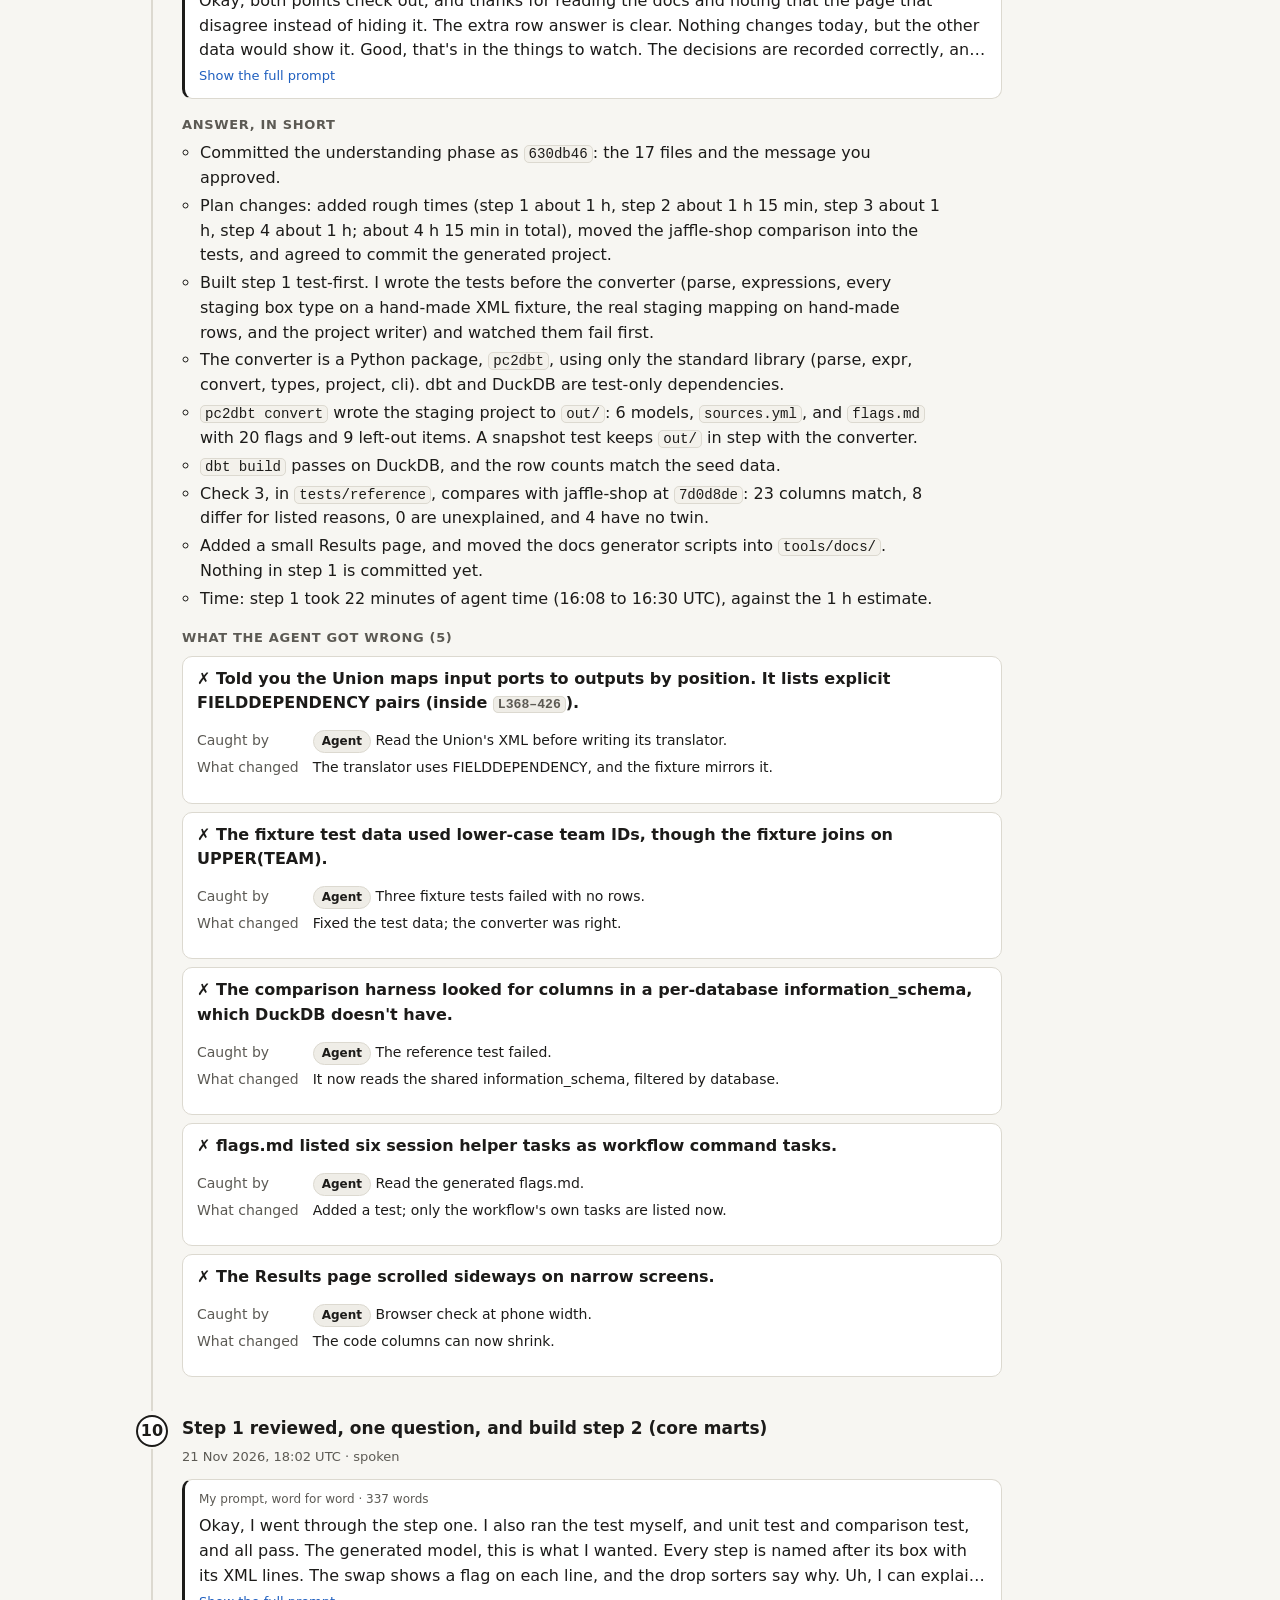
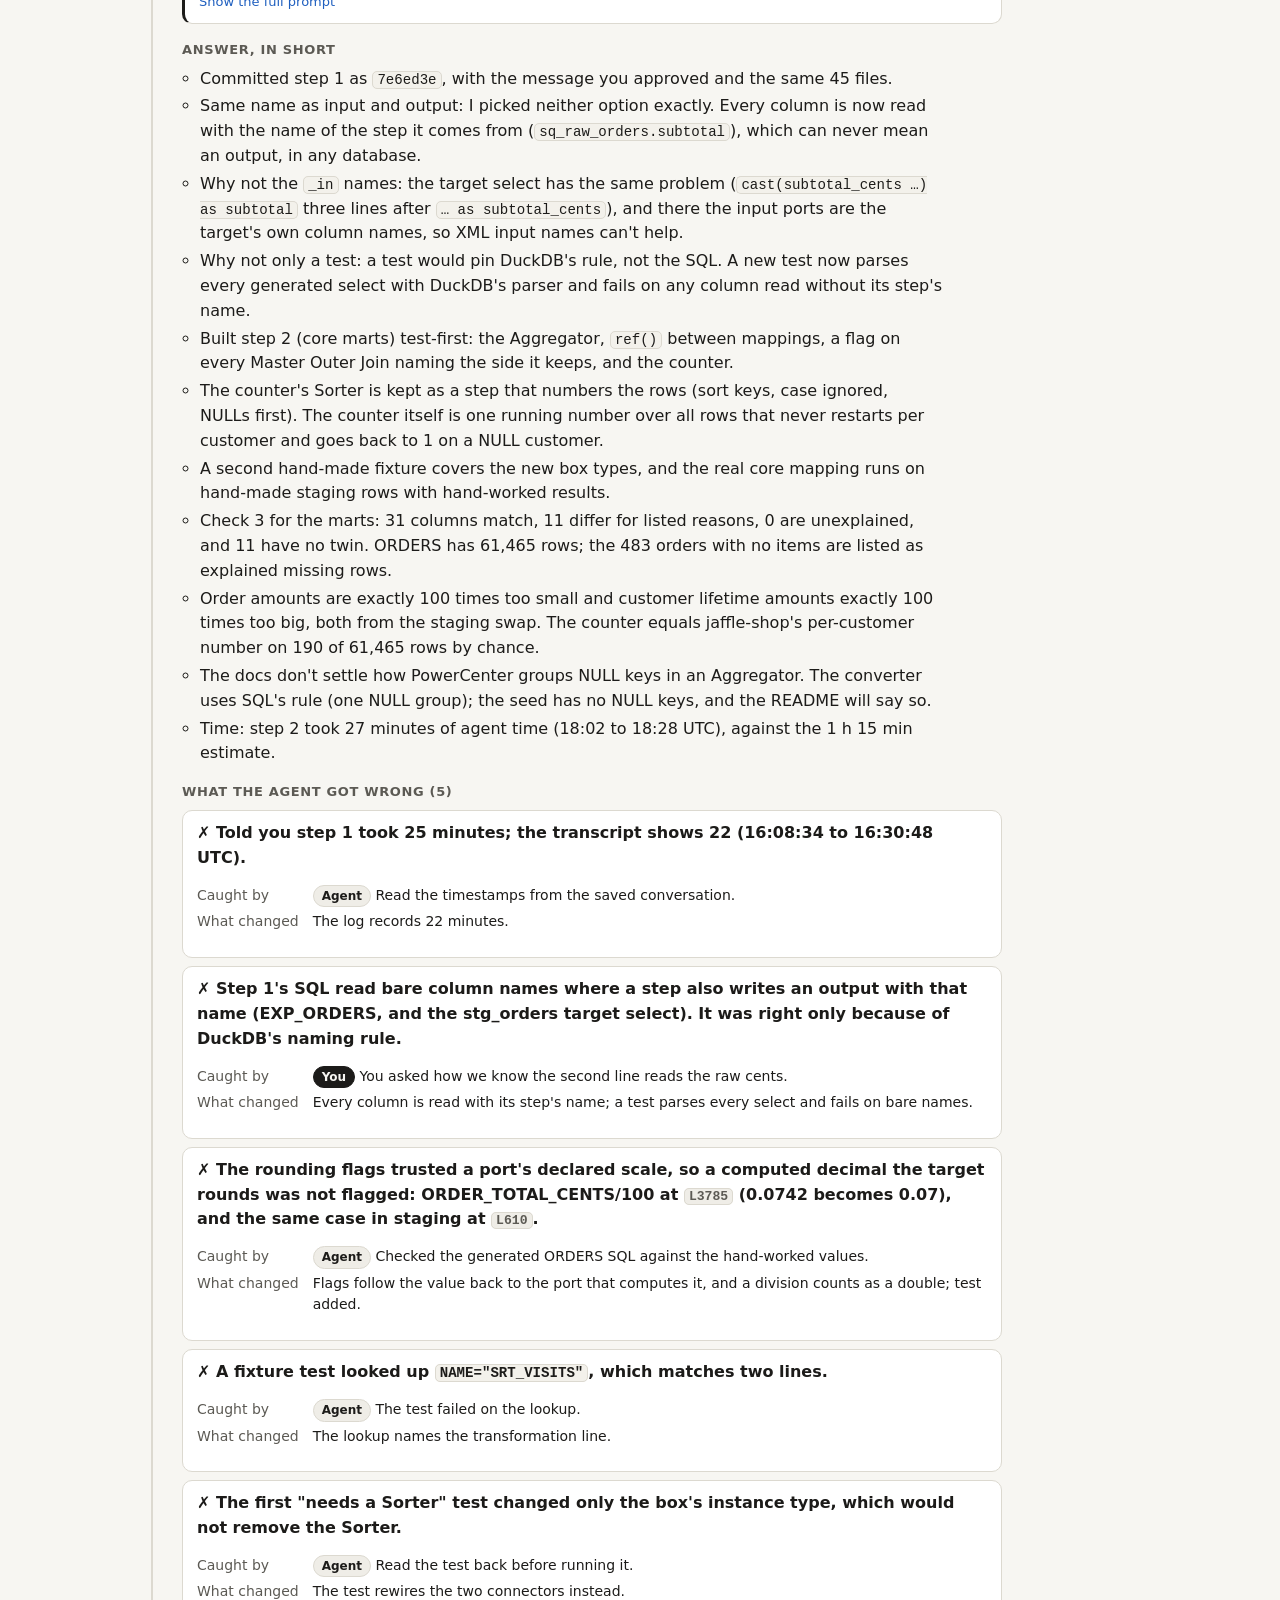
<file: docs/process-log.html>
<!doctype html>
<html lang="en">
<head>
<meta charset="utf-8">
<meta name="viewport" content="width=device-width, initial-scale=1">
<title>Process Log</title>
<link rel="stylesheet" href="assets/site.css">
<script src="assets/glossary-data.js"></script>
<script src="assets/log-data.js"></script>
<script src="assets/site.js"></script>
<style>
  /* Neutral colours only: on this site colour means input / converter / output / XML flag. */
  .stats { display: grid; grid-template-columns: repeat(auto-fit, minmax(150px, 1fr)); gap: 10px; margin: 18px 0 8px; }
  .stat { background: var(--surface); border: 1px solid var(--border); border-radius: var(--radius); padding: 10px 14px; }
  .stat b { display: block; font-size: 26px; line-height: 1.1; font-variant-numeric: tabular-nums; }
  .stat span { color: var(--muted); font-size: 13px; }

  .pill { display: inline-block; font-size: 12px; font-weight: 600; padding: 1px 8px; border-radius: 999px;
          border: 1px solid var(--border); background: var(--surface-2); color: var(--text); white-space: nowrap; }
  .pill.you { background: var(--text); color: var(--bg); border-color: var(--text); }
  .pill.st-open::before { content: "○ "; }
  .pill.st-decided::before { content: "◐ "; }
  .pill.st-handled::before { content: "● "; }
  .pill.st-handled { color: var(--muted); }

  .timeline { list-style: none; margin: 14px 0 0; padding: 0; }
  .entry { position: relative; padding: 0 0 26px 46px; }
  .entry::before { content: ""; position: absolute; left: 15px; top: 34px; bottom: 0; border-left: 2px solid var(--border); }
  .entry:last-child::before { display: none; }
  .entry .num { position: absolute; left: 0; top: 0; width: 32px; height: 32px; border-radius: 50%;
                display: grid; place-items: center; font-weight: 700; background: var(--surface);
                border: 2px solid var(--text); font-variant-numeric: tabular-nums; }
  .entry h3 { margin: 4px 0 2px; }
  .entry .when { color: var(--muted); font-size: 13px; }
  .entry h4 { margin: 16px 0 6px; font-size: 13px; text-transform: uppercase; letter-spacing: .05em; color: var(--muted); }
  .entry ul.answer { margin: 0; padding-left: 18px; max-width: 760px; }
  .entry ul.answer li { margin: 3px 0; }

  .prompt-box { background: var(--surface); border: 1px solid var(--border); border-left: 3px solid var(--text);
                border-radius: var(--radius); padding: 10px 14px; margin-top: 10px; max-width: 820px; }
  .prompt-box .label { font-size: 12px; color: var(--muted); display: flex; gap: 8px; flex-wrap: wrap; align-items: baseline; }
  .prompt-text p { margin: 6px 0; }
  .prompt-text.clamped { display: -webkit-box; -webkit-line-clamp: 3; -webkit-box-orient: vertical; overflow: hidden; }
  .prompt-box button { font: inherit; font-size: 13px; background: none; border: 0; padding: 0; color: var(--link); cursor: pointer; }

  .mistake { border: 1px solid var(--border); border-radius: var(--radius); background: var(--surface);
             padding: 10px 14px; margin: 8px 0; max-width: 820px; }
  .mistake .what { margin: 0 0 8px; font-weight: 600; }
  .mistake .what::before { content: "✗ "; }
  .none { color: var(--muted); margin: 0; }

  .watch-group h3 { margin-top: 26px; }
  .line-item { display: grid; grid-template-columns: 1fr 1fr max-content; gap: 6px 16px; align-items: start;
                padding: 10px 0; border-bottom: 1px solid var(--border); }
  .line-item:last-child { border-bottom: 0; }
  .line-item .why { color: var(--muted); }
  .checklist .n { display: inline-block; min-width: 1.6em; font-weight: 700; font-variant-numeric: tabular-nums; }
  @media (max-width: 640px) {
    .line-item { grid-template-columns: 1fr; }
    .entry { padding-left: 40px; }
  }
  .watch-empty { color: var(--muted); padding: 8px 0; }
</style>
</head>
<body>
<header class="site-header"><div class="inner">
  <a class="brand" href="index.html">PowerCenter → dbt <span>explainer</span></a>
  <nav class="site-nav" id="site-nav" aria-label="Sections"></nav>
</div></header>

<main>
  <h1>Process log</h1>
  <p class="lead">Every prompt to the agent, word for word, what it answered, and what it got wrong. Then a running list of things to watch.</p>

  <div class="stats" id="stats" aria-label="Log in numbers"></div>

  <h2 id="submit">What we submit</h2>
  <p>The brief's checklist, and where each part will live. This log covers items 6 and 7 and feeds items 4, 5 and 8.</p>
  <div class="panel checklist">
    <div class="line-item"><div><span class="n">1</span>A public GitHub repo, so no access handles are needed</div><div class="why">This folder, set up with git. The repo is <code>github.com/junaidatique/pc2dbt</code> (public); committed locally, not pushed yet.</div><div><span class="pill st-decided">started</span></div></div>
    <div class="line-item"><div><span class="n">2</span>Converter code in any language, plus tests</div><div class="why"><code>pc2dbt/</code> and <code>tests/</code>. All 3 mappings convert (steps 1-3); step 4 adds the unknown-element handling. <code>tests/test_docs_fresh.py</code> keeps these pages in step with <code>out/</code>.</div><div><span class="pill st-decided">built</span></div></div>
    <div class="line-item"><div><span class="n">3</span>README: how to run it</div><div class="why"><code>README.md</code>, How to run, with the exact clone commands; followed word for word on a fresh clone.</div><div><span class="pill st-decided">written</span></div></div>
    <div class="line-item"><div><span class="n">4</span>README: what we assumed and what we don't handle</div><div class="why"><code>README.md</code>: Decisions and assumptions, Unknowns, What isn't handled.</div><div><span class="pill st-decided">written</span></div></div>
    <div class="line-item"><div><span class="n">5</span>README: where the converter is most likely wrong</div><div class="why"><code>README.md</code>: Where the output is most likely wrong.</div><div><span class="pill st-decided">written</span></div></div>
    <div class="line-item"><div><span class="n">6</span>README: where the agent got something wrong, and how it was caught</div><div class="why"><code>agent_log.md</code>, Part 1, in every prompt; the highlights are in <code>README.md</code>.</div><div><span class="pill st-decided">ongoing</span></div></div>
    <div class="line-item"><div><span class="n">7</span>README: all prompts, starting with the first, plus the exported conversation</div><div class="why"><code>agent_log.md</code>, Part 1, has every prompt. <code>conversation/</code> holds the cleaned export, up to prompt 16.</div><div><span class="pill st-decided">ongoing</span></div></div>
    <div class="line-item"><div><span class="n">8</span>README: a short outline of the process with the agent</div><div class="why"><code>README.md</code>: Process, and Time spent.</div><div><span class="pill st-decided">written</span></div></div>
    <div class="line-item"><div><span class="n">9</span>Be ready to explain any line. About 4 hours; due 24 Nov 2026.</div><div class="why">This explainer helps with that.</div><div><span class="pill st-decided">ongoing</span></div></div>
  </div>

  <h2 id="prompts">Part 1: Prompts</h2>
  <ul class="small muted" id="intro"></ul>
  <ol class="timeline" id="timeline"></ol>

  <h2 id="watch">Part 2: Things to watch</h2>
  <p class="small" id="status-note"></p>
  <div class="chips" id="status-filter" role="group" aria-label="Filter by status"></div>
  <div id="watch-list"></div>

  <footer class="page-foot">Source: <code>agent_log.md</code> in the repo root. This page reads <code>assets/log-data.js</code>, which a script generates from it after checking that every prompt matches the saved conversation word for word, and that no shared link or credential is in it.</footer>
</main>

<script>
(function () {
  var L = window.AGENT_LOG;

  function h(tag, cls, text) {
    var e = document.createElement(tag);
    if (cls) e.className = cls;
    if (text != null) e.textContent = text;
    return e;
  }

  /* Inline markdown subset: `code`, **bold**, and L608-style line links. */
  function fmt(text) {
    var out = document.createElement("span");
    text.split(/(`[^`]+`)/).forEach(function (part) {
      if (/^`[^`]+`$/.test(part)) { out.appendChild(h("code", null, part.slice(1, -1))); return; }
      part.split(/(\*\*[^*]+\*\*)/).forEach(function (bit) {
        if (/^\*\*[^*]+\*\*$/.test(bit)) { out.appendChild(h("b", null, bit.slice(2, -2))); return; }
        if (bit) out.appendChild(Site.textWithLines(bit));
      });
    });
    return out;
  }
  function p(text, cls) { var e = h("p", cls); e.appendChild(fmt(text)); return e; }

  /* Numbers */
  var mistakes = [], items = [];
  L.prompts.forEach(function (pr) { mistakes = mistakes.concat(pr.mistakes); });
  L.watch.forEach(function (g) { items = items.concat(g.items); });
  var byYou = mistakes.filter(function (m) { return m.by === "You"; }).length;
  var open = items.filter(function (i) { return i.status === "open"; }).length;
  [[L.prompts.length, "prompts logged"],
   [mistakes.length, "agent mistakes found"],
   [byYou, "of them caught by you, " + (mistakes.length - byYou) + " by the agent"],
   [open + " of " + items.length, "things to watch still open"]
  ].forEach(function (s) {
    var d = h("div", "stat"); d.appendChild(h("b", null, String(s[0]))); d.appendChild(h("span", null, s[1]));
    document.getElementById("stats").appendChild(d);
  });

  /* Part 1 */
  var intro = document.getElementById("intro");
  L.intro.forEach(function (t) { var li = h("li"); li.appendChild(fmt(t)); intro.appendChild(li); });

  var tl = document.getElementById("timeline");
  L.prompts.forEach(function (pr) {
    var li = h("li", "entry"); li.id = "prompt-" + pr.n;
    li.appendChild(h("span", "num", String(pr.n)));
    li.appendChild(h("h3", null, pr.title));
    li.appendChild(h("span", "when", pr.when + " UTC · " + pr.kind));

    var box = h("div", "prompt-box");
    var words = pr.prompt.join(" ").split(/\s+/).length;
    var label = h("div", "label");
    label.appendChild(h("span", null, "My prompt, word for word · " + words + (words === 1 ? " word" : " words")));
    box.appendChild(label);
    var text = h("div", "prompt-text");
    pr.prompt.forEach(function (para) { text.appendChild(p(para)); });
    box.appendChild(text);
    if (words > 45) {
      text.classList.add("clamped");
      text.id = "prompt-text-" + pr.n;
      var btn = h("button", null, "Show the full prompt");
      btn.type = "button";
      btn.setAttribute("aria-expanded", "false");
      btn.setAttribute("aria-controls", text.id);
      btn.addEventListener("click", function () {
        var opening = text.classList.toggle("clamped") === false;
        btn.setAttribute("aria-expanded", String(opening));
        btn.textContent = opening ? "Show less" : "Show the full prompt";
      });
      box.appendChild(btn);
    }
    li.appendChild(box);

    li.appendChild(h("h4", null, "Answer, in short"));
    var ul = h("ul", "answer");
    pr.answer.forEach(function (a) { var x = h("li"); x.appendChild(fmt(a)); ul.appendChild(x); });
    li.appendChild(ul);

    li.appendChild(h("h4", null, "What the agent got wrong" + (pr.mistakes.length ? " (" + pr.mistakes.length + ")" : "")));
    if (!pr.mistakes.length) li.appendChild(p(pr.noneNote || "Nothing found.", "none"));
    pr.mistakes.forEach(function (m) {
      var c = h("div", "mistake");
      c.appendChild(p(m.what, "what"));
      var dl = h("dl", "kv");
      dl.appendChild(h("dt", null, "Caught by"));
      var dd = h("dd");
      dd.appendChild(h("span", "pill" + (m.by === "You" ? " you" : ""), m.by));
      dd.appendChild(document.createTextNode(" "));
      dd.appendChild(fmt(m.how));
      dl.appendChild(dd);
      dl.appendChild(h("dt", null, "What changed"));
      var dd2 = h("dd"); dd2.appendChild(fmt(m.changed)); dl.appendChild(dd2);
      c.appendChild(dl);
      li.appendChild(c);
    });
    tl.appendChild(li);
  });

  /* Part 2 */
  document.getElementById("status-note").appendChild(fmt(L.statusNote));
  var filter = "all";
  var chips = document.getElementById("status-filter");
  ["all", "open", "decided", "handled"].forEach(function (s) {
    var n = s === "all" ? items.length : items.filter(function (i) { return i.status === s; }).length;
    var b = h("button", null, (s === "all" ? "All" : s[0].toUpperCase() + s.slice(1)) + " (" + n + ")");
    b.type = "button"; b.dataset.s = s;
    b.setAttribute("aria-pressed", String(s === filter));
    b.addEventListener("click", function () {
      filter = s;
      chips.querySelectorAll("button").forEach(function (x) { x.setAttribute("aria-pressed", String(x.dataset.s === s)); });
      renderWatch();
    });
    chips.appendChild(b);
  });

  function renderWatch() {
    var root = document.getElementById("watch-list");
    root.innerHTML = "";
    L.watch.forEach(function (g) {
      var shown = g.items.filter(function (i) { return filter === "all" || i.status === filter; });
      if (!shown.length) return;
      var sec = h("section", "watch-group");
      sec.appendChild(h("h3", null, g.group + " (" + shown.length + ")"));
      var wrap = h("div", "panel");
      shown.forEach(function (i) {
        var row = h("div", "line-item");
        var a = h("div"); a.appendChild(fmt(i.watch)); row.appendChild(a);
        var b = h("div", "why"); b.appendChild(fmt(i.why)); row.appendChild(b);
        var c = h("div"); c.appendChild(h("span", "pill st-" + i.status, i.status)); row.appendChild(c);
        wrap.appendChild(row);
      });
      sec.appendChild(wrap);
      root.appendChild(sec);
    });
    if (!root.children.length) root.appendChild(h("p", "watch-empty", "Nothing with this status."));
  }
  renderWatch();
})();
</script>
</body>
</html>
</file>
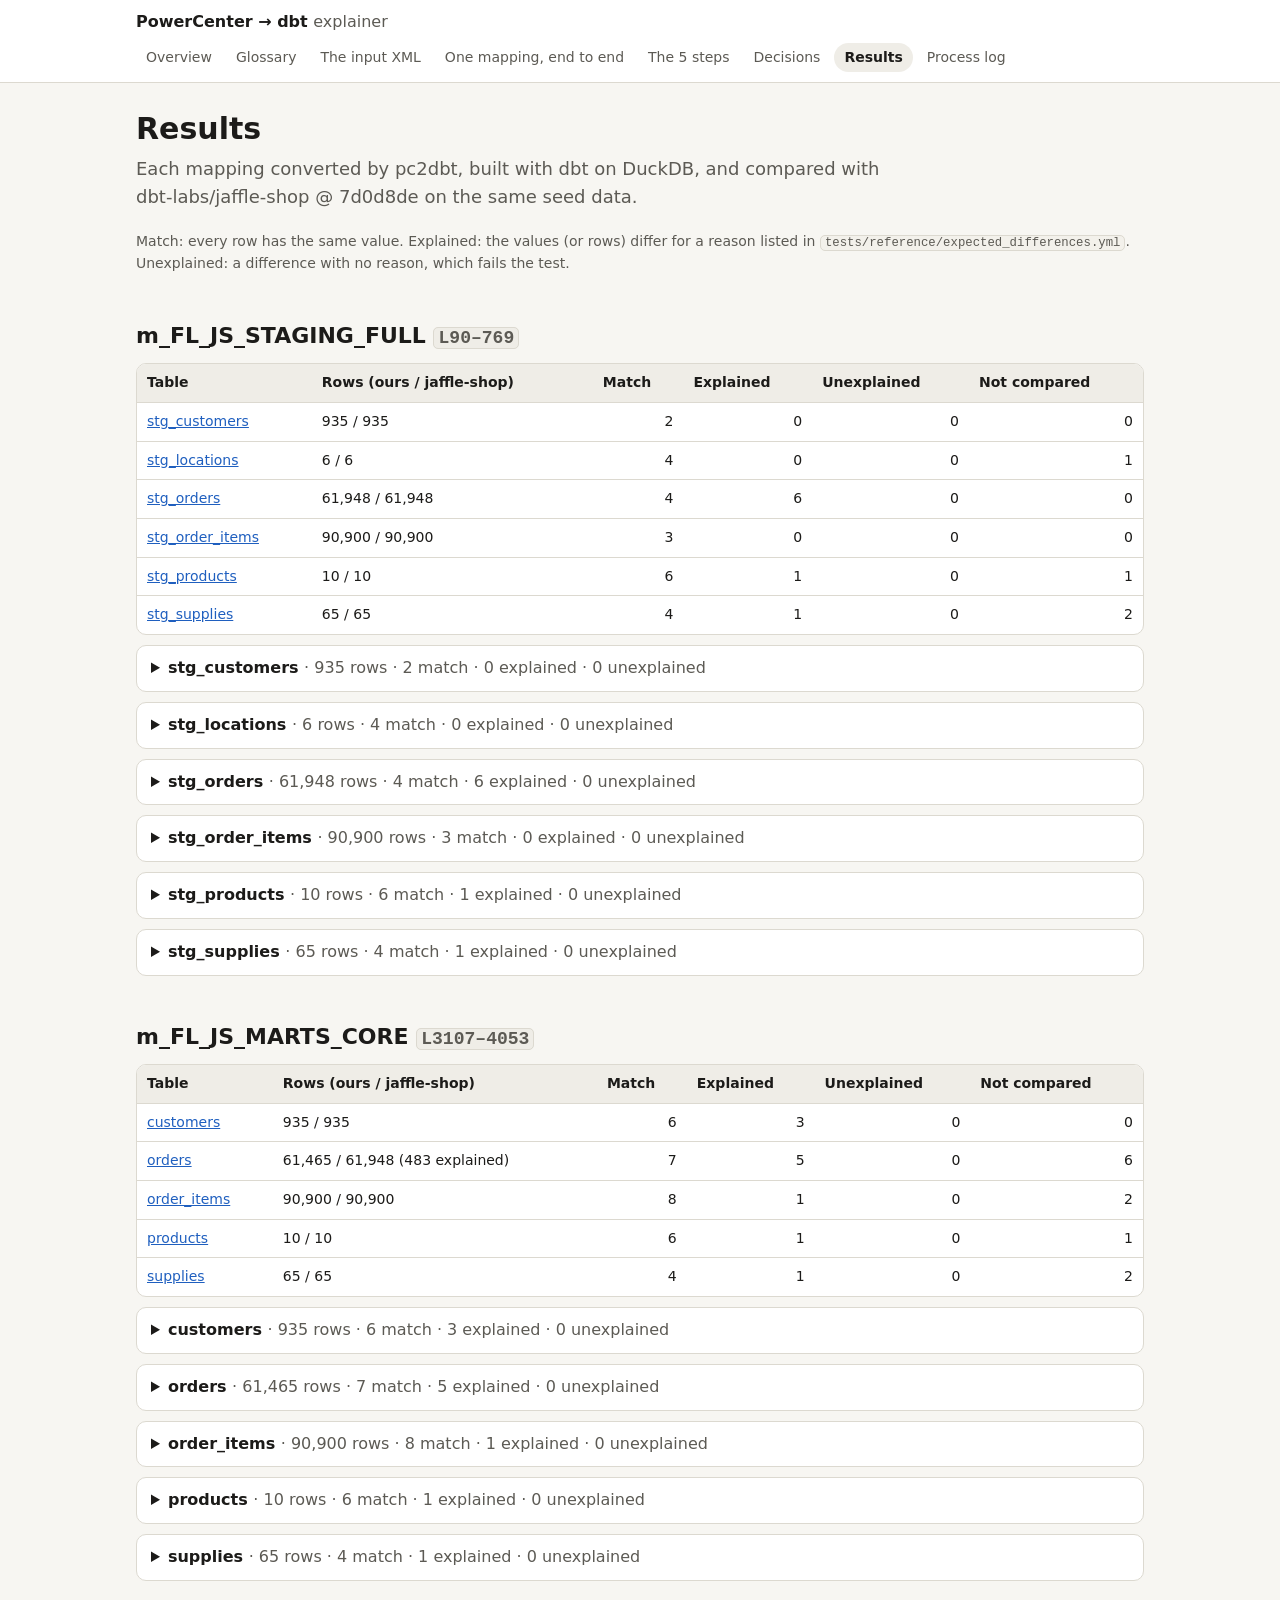
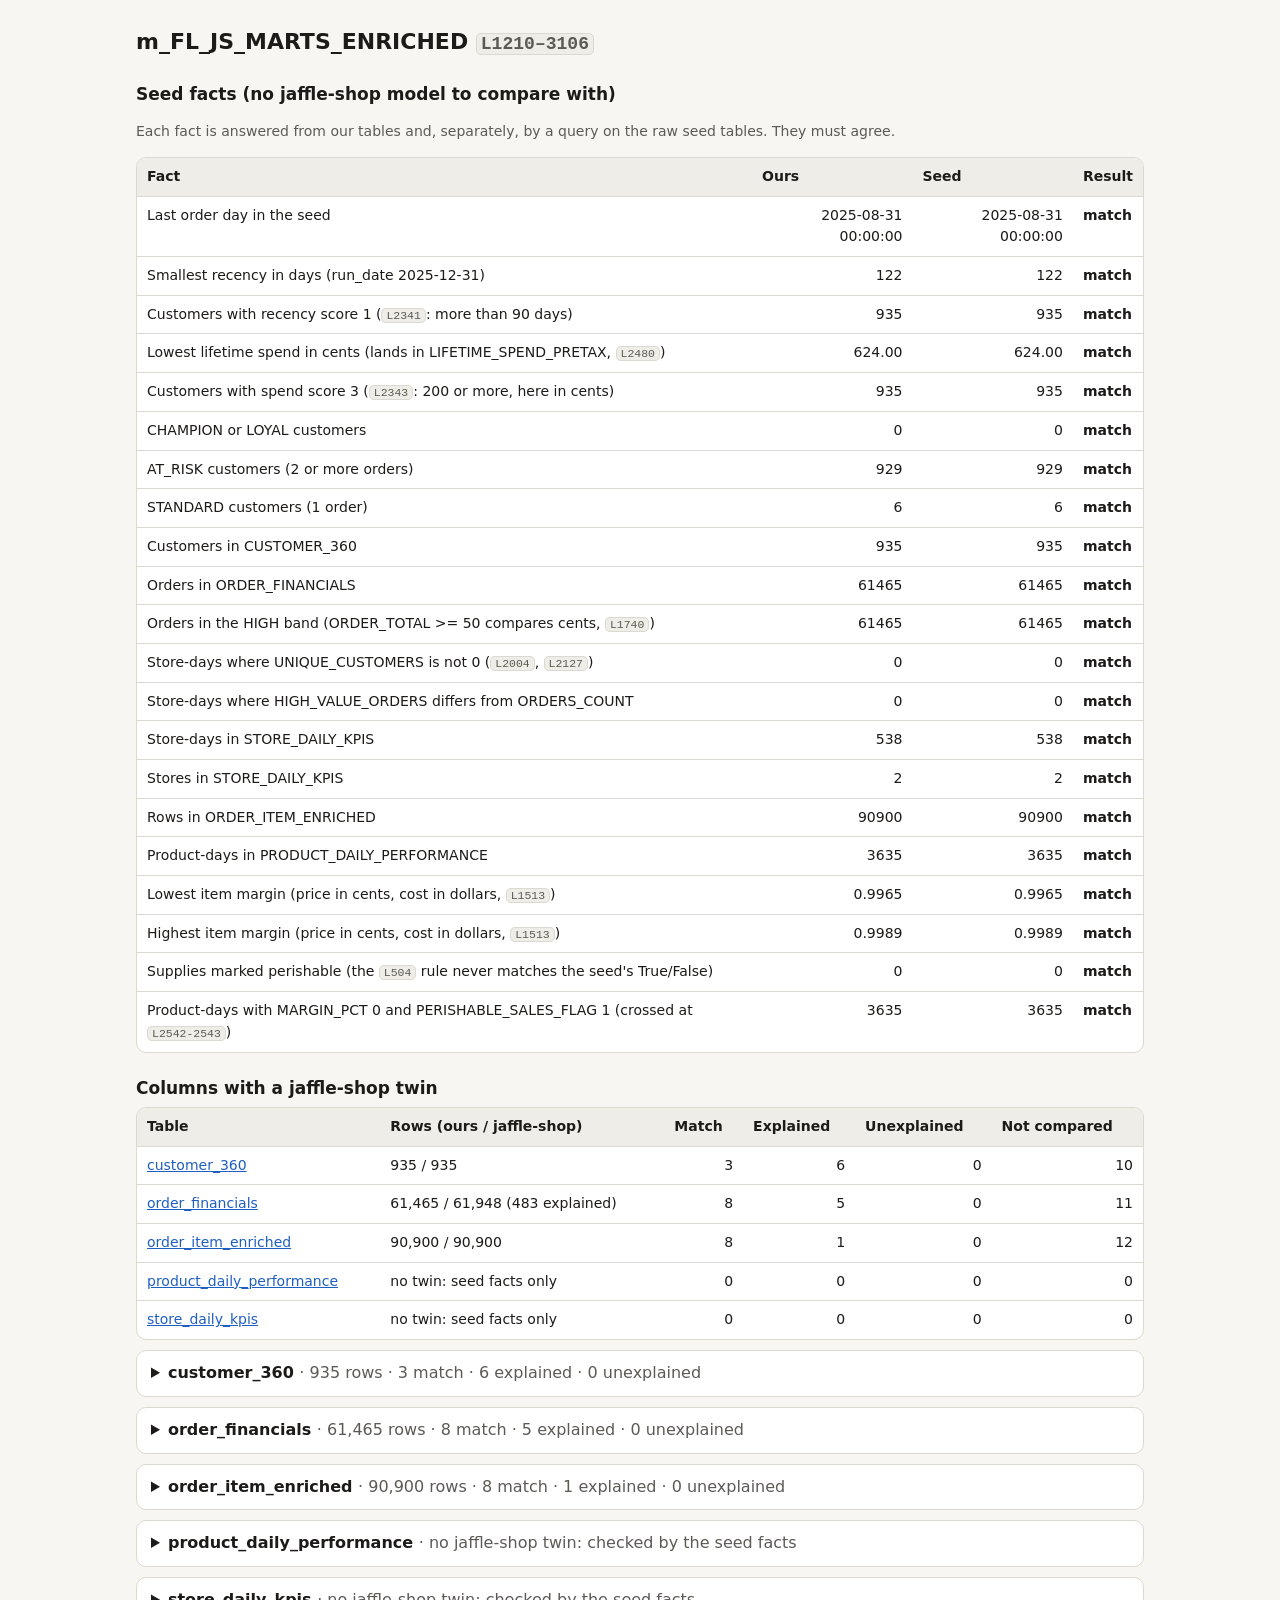
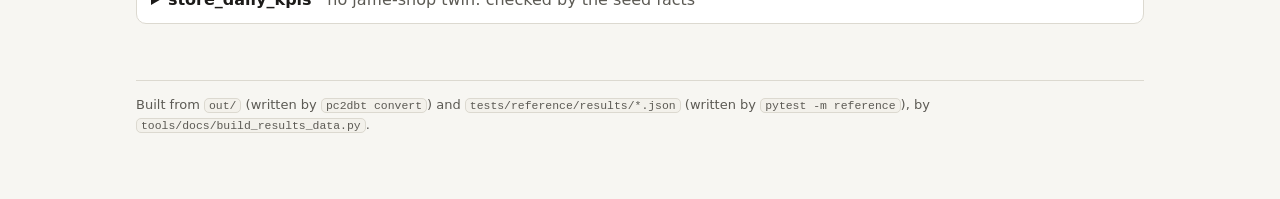
<file: docs/results.html>
<!doctype html>
<html lang="en">
<head>
<meta charset="utf-8">
<meta name="viewport" content="width=device-width, initial-scale=1">
<title>Converter Results</title>
<link rel="stylesheet" href="assets/site.css">
<script src="assets/glossary-data.js"></script>
<script src="assets/results-data.js"></script>
<script src="assets/site.js"></script>
<style>
  details.tbl { border: 1px solid var(--border); border-radius: var(--radius); background: var(--surface); margin: 10px 0; }
  details.tbl > summary { cursor: pointer; padding: 10px 14px; font-weight: 650; }
  details.tbl > summary .muted { font-weight: 400; }
  details.tbl > .inner { padding: 0 14px 14px; }
  .pair { display: grid; grid-template-columns: minmax(0, 1fr) minmax(0, 1fr); gap: 10px; margin: 10px 0 18px; }
  .pair h4 { margin: 0 0 4px; font-size: 13px; color: var(--muted); font-weight: 600; }
  .pair pre { margin: 0; max-height: 380px; overflow: auto; font-size: 12px; }
  .pair .dropped { color: var(--muted); font-size: 14px; padding: 8px 0; }
  .box-title { font-family: var(--mono); font-size: 13px; margin: 14px 0 0; }
  td.status { white-space: nowrap; font-weight: 600; }
  td.status.unexplained { color: var(--warn); }
  td.status.not { color: var(--muted); font-weight: 400; }
  @media (max-width: 900px) { .pair { grid-template-columns: minmax(0, 1fr); } }
</style>
</head>
<body>
<header class="site-header"><div class="inner">
  <a class="brand" href="index.html">PowerCenter → dbt <span>explainer</span></a>
  <nav class="site-nav" id="site-nav" aria-label="Sections"></nav>
</div></header>

<main>
  <h1>Results</h1>
  <p class="lead" id="lead"></p>
  <p class="small muted">Match: every row has the same value. Explained: the values (or rows) differ for a reason listed in <code>tests/reference/expected_differences.yml</code>. Unexplained: a difference with no reason, which fails the test.</p>

  <div id="sections"></div>

  <footer class="page-foot">Built from <code>out/</code> (written by <code>pc2dbt convert</code>) and <code>tests/reference/results/*.json</code> (written by <code>pytest -m reference</code>), by <code>tools/docs/build_results_data.py</code>.</footer>
</main>

<script>
(function () {
  var R = window.RESULTS;
  function h(tag, cls, text) { var e = document.createElement(tag); if (cls) e.className = cls; if (text != null) e.textContent = text; return e; }
  function fmt(n) { return n == null ? "" : Number(n).toLocaleString("en"); }
  var LABEL = { matched: "match", explained: "explained", unexplained: "unexplained", stale: "unexplained (stale)", "not compared": "not compared" };

  var lead = document.getElementById("lead");
  lead.textContent = "Each mapping converted by pc2dbt, built with dbt on DuckDB, and compared with " + R.reference + " on the same seed data.";

  function counts(t) {
    var c = { matched: 0, explained: 0, unexplained: 0, "not compared": 0 };
    (t.comparison ? t.comparison.columns : []).forEach(function (x) { c[x.status === "stale" ? "unexplained" : x.status]++; });
    return c;
  }
  function rowsText(rows) {
    var t = fmt(rows.ours) + " / " + fmt(rows.reference);
    if (rows.status === "explained") t += " (" + fmt(rows.only_reference + rows.only_ours) + " explained)";
    else if (rows.status !== "matched") t += " (unexplained)";
    return t;
  }

  var root = document.getElementById("sections");
  R.sections.forEach(function (sec) {
    var h2 = h("h2"); h2.id = sec.mapping;
    h2.appendChild(document.createTextNode(sec.mapping + " "));
    var a = h("a", "L", "L" + sec.mapping_lines[0] + "–" + sec.mapping_lines[1]); h2.appendChild(a);
    Site.linkLines(h2);
    root.appendChild(h2);

    if (sec.facts && sec.facts.length) {
      root.appendChild(h("h3", null, "Seed facts (no jaffle-shop model to compare with)"));
      root.appendChild(h("p", "small muted", "Each fact is answered from our tables and, separately, by a query on the raw seed tables. They must agree."));
      var fw = h("div", "table-wrap"), ft = h("table", "data");
      ft.innerHTML = "<thead><tr><th>Fact</th><th>Ours</th><th>Seed</th><th>Result</th></tr></thead>";
      var fb = h("tbody");
      sec.facts.forEach(function (f) {
        var tr = h("tr");
        var td = h("td"); td.appendChild(Site.textWithLines(f.fact)); tr.appendChild(td);
        tr.appendChild(h("td", "num", f.ours)); tr.appendChild(h("td", "num", f.seed));
        tr.appendChild(h("td", "status " + (f.status === "match" ? "matched" : "unexplained"), f.status));
        fb.appendChild(tr);
      });
      ft.appendChild(fb); fw.appendChild(ft); root.appendChild(fw);
      root.appendChild(h("h3", null, "Columns with a jaffle-shop twin"));
    }
    var wrap0 = h("div", "table-wrap"), sumt = h("table", "data");
    sumt.innerHTML = "<thead><tr><th>Table</th><th>Rows (ours / jaffle-shop)</th><th>Match</th><th>Explained</th><th>Unexplained</th><th>Not compared</th></tr></thead>";
    var sum = h("tbody");
    sec.tables.forEach(function (t) {
      var c = counts(t), rows = t.comparison ? t.comparison.rows : null;
      var tr = h("tr");
      var td = h("td"); var link = h("a", null, t.name); link.href = "#" + t.name; td.appendChild(link); tr.appendChild(td);
      tr.appendChild(h("td", null, rows ? rowsText(rows) : "no twin: seed facts only"));
      ["matched", "explained", "unexplained", "not compared"].forEach(function (k) { tr.appendChild(h("td", "num", String(c[k]))); });
      sum.appendChild(tr);
    });
    sumt.appendChild(sum); wrap0.appendChild(sumt); root.appendChild(wrap0);

    sec.tables.forEach(function (t) {
      var c = counts(t), cmp = t.comparison, rows = cmp ? cmp.rows : null;
      var d = h("details", "tbl"); d.id = t.name;
      var s = h("summary", null, t.name + " ");
      s.appendChild(h("span", "muted", rows ? "· " + fmt(rows.ours) + " rows · " + c.matched + " match · " + c.explained + " explained · " + c.unexplained + " unexplained"
                                               : "· no jaffle-shop twin: checked by the seed facts"));
      d.appendChild(s);
      var inner = h("div", "inner");
      if (!cmp) {
        inner.appendChild(h("p", "muted", "No jaffle-shop model repeats this table, so the seed facts above check it."));
      } else {
      inner.appendChild(h("h3", null, "Compared with " + (cmp.reference_table && cmp.reference_table !== t.name ? "jaffle-shop's " + cmp.reference_table : "jaffle-shop")));
      if (rows.status !== "matched") {
        var rp = h("p");
        rp.appendChild(document.createTextNode("Rows: " + fmt(rows.only_reference) + " only in jaffle-shop, " + fmt(rows.only_ours) + " only in ours. "));
        rp.appendChild(Site.textWithLines(rows.reason || "No reason listed: this fails the test."));
        inner.appendChild(rp);
      }
      var wrap = h("div", "table-wrap"), tb = h("table", "data");
      tb.innerHTML = "<thead><tr><th>Our column</th><th>jaffle-shop column</th><th>Result</th><th>Rows that differ</th><th>Why</th></tr></thead>";
      var body = h("tbody");
      t.comparison.columns.forEach(function (x) {
        var tr = h("tr");
        tr.appendChild(h("td", null, x.ours || "—"));
        tr.appendChild(h("td", null, x.reference || "—"));
        var cls = x.status === "not compared" ? "not" : x.status;
        tr.appendChild(h("td", "status " + cls, LABEL[x.status] || x.status));
        tr.appendChild(h("td", "num", fmt(x.differing_rows)));
        var why = h("td"); why.appendChild(Site.textWithLines(x.reason || "")); tr.appendChild(why);
        body.appendChild(tr);
      });
      tb.appendChild(body); wrap.appendChild(tb); inner.appendChild(wrap);
      }

      inner.appendChild(h("h3", null, "Each box next to the SQL it became"));
      t.blocks.forEach(function (b) {
        var title = h("p", "box-title");
        title.appendChild(document.createTextNode(b.box + " · " + b.kind + " · "));
        title.appendChild(h("a", "L", "L" + b.lines[0] + "–" + b.lines[1]));
        if (b.note) title.appendChild(document.createTextNode(" · " + b.note));
        Site.linkLines(title);
        inner.appendChild(title);
        var pair = h("div", "pair");
        var left = h("div"); left.appendChild(h("h4", null, "XML"));
        var pre = h("pre"); Site.renderCode(pre, b.xml); left.appendChild(pre);
        var right = h("div"); right.appendChild(h("h4", null, "SQL"));
        if (b.sql) { var sp = h("pre", "code plain", b.sql); right.appendChild(sp); }
        else right.appendChild(h("p", "dropped", "No SQL: " + b.note + "."));
        pair.appendChild(left); pair.appendChild(right);
        inner.appendChild(pair);
      });
      d.appendChild(inner);
      root.appendChild(d);
    });
  });
  if (location.hash) { var open = document.getElementById(location.hash.slice(1)); if (open) open.open = true; }
})();
</script>
</body>
</html>
</file>
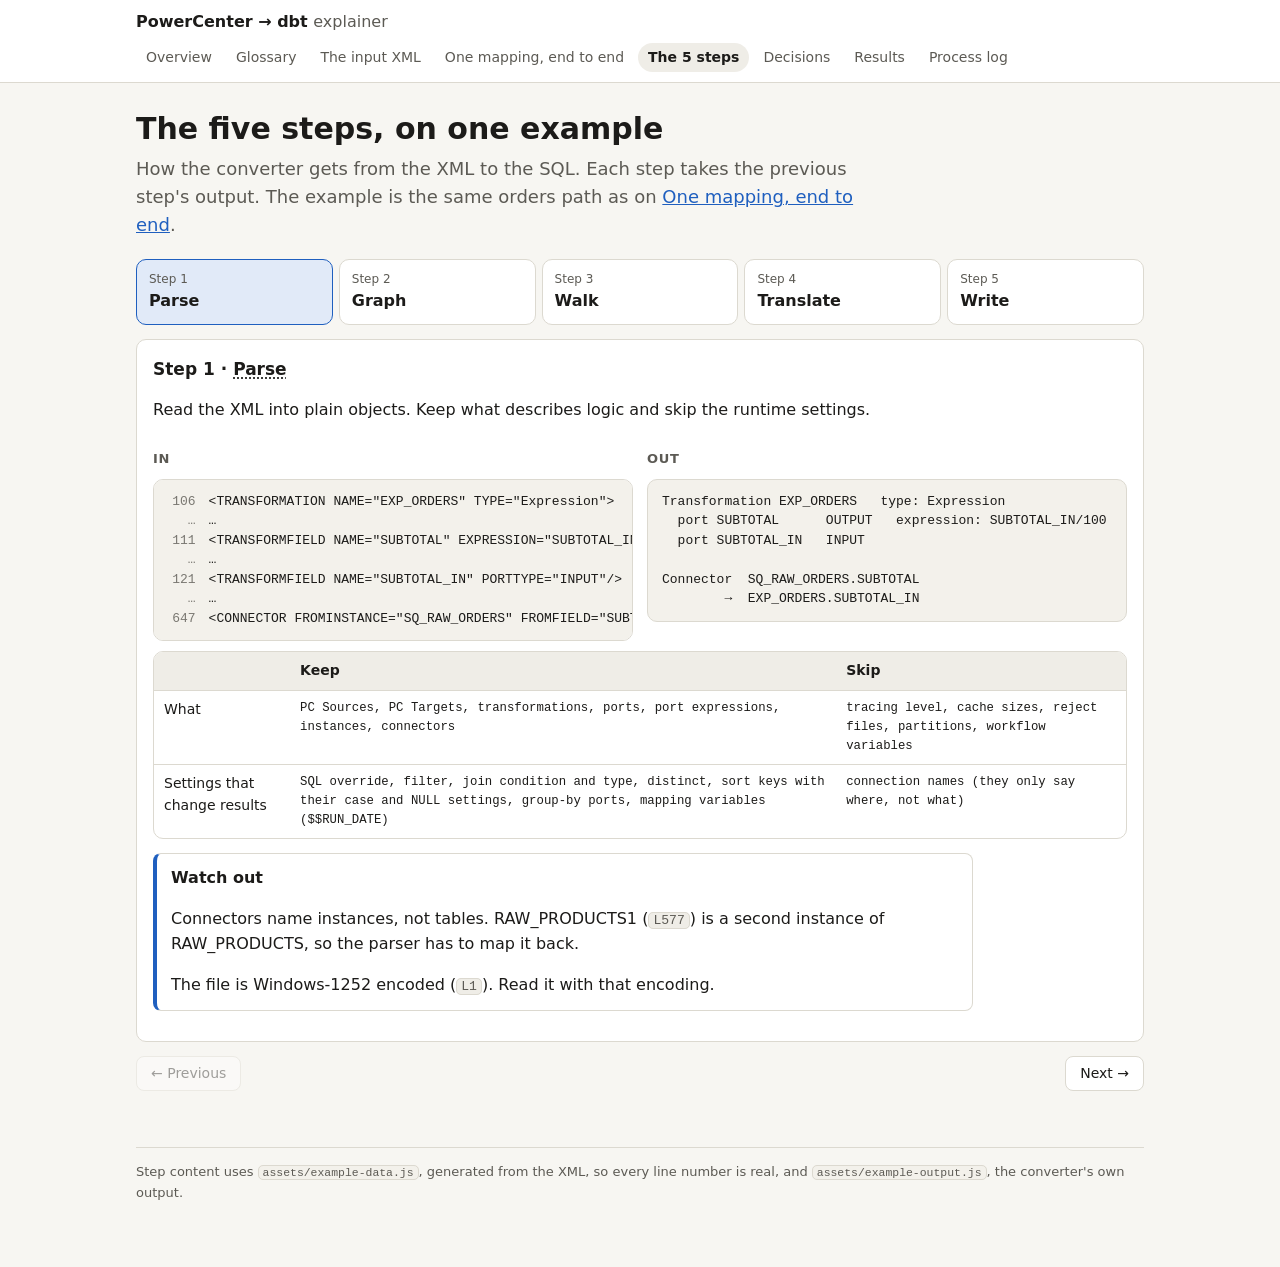
<file: docs/steps.html>
<!doctype html>
<html lang="en">
<head>
<meta charset="utf-8">
<meta name="viewport" content="width=device-width, initial-scale=1">
<title>The Five Steps</title>
<link rel="stylesheet" href="assets/site.css">
<script src="assets/glossary-data.js"></script>
<script src="assets/example-data.js"></script>
<script src="assets/example-output.js"></script>
<script src="assets/site.js"></script>
</head>
<body>
<header class="site-header"><div class="inner">
  <a class="brand" href="index.html">PowerCenter → dbt <span>explainer</span></a>
  <nav class="site-nav" id="site-nav" aria-label="Sections"></nav>
</div></header>

<main>
  <h1>The five steps, on one example</h1>
  <p class="lead">How the converter gets from the XML to the SQL. Each step takes the previous step's output. The example is the same orders path as on <a href="example.html">One mapping, end to end</a>.</p>

  <div class="steps" role="tablist" id="steps"></div>
  <div class="panel" id="step-panel" aria-live="polite"></div>
  <div class="pager">
    <button type="button" id="prev">← Previous</button>
    <button type="button" id="next">Next →</button>
  </div>

  <footer class="page-foot">Step content uses <code>assets/example-data.js</code>, generated from the XML, so every line number is real, and <code>assets/example-output.js</code>, the converter's own output.</footer>
</main>

<script>
(function () {
  var E = window.EXAMPLE, O = window.EXAMPLE_OUTPUT;
  var byId = {};
  E.nodes.forEach(function (n) { byId[n.id] = n; });

  function h(tag, text, cls) { var e = document.createElement(tag); if (text != null) e.textContent = text; if (cls) e.className = cls; return e; }
  function para(text, cls) { var p = h("p", null, cls); p.appendChild(Site.textWithLines(text)); return p; }
  function code(lines) { var pre = h("pre"); Site.renderCode(pre, lines); return pre; }
  function plain(text) { var pre = h("pre", text, "code plain"); return pre; }
  /* Pick some real XML rows of a node (definition + incoming connectors), with "…" where lines are skipped. */
  function pick(node, nums) {
    var rows = byId[node].lines.concat(byId[node].wiresIn).filter(function (r) { return nums.indexOf(r[0]) >= 0; });
    var out = [];
    rows.forEach(function (r, i) {
      if (i > 0 && r[0] !== rows[i - 1][0] + 1) out.push([null, "…"]);
      out.push(r);
    });
    return out;
  }
  function io(inEl, outEl) {
    var g = h("div", null, "io");
    var a = h("div"); a.appendChild(h("h4", "In")); a.appendChild(inEl);
    var b = h("div"); b.appendChild(h("h4", "Out")); b.appendChild(outEl);
    g.appendChild(a); g.appendChild(b);
    return g;
  }
  function watch(items) {
    var c = h("div", null, "callout open");
    c.appendChild(h("p", "Watch out", "")).style.fontWeight = "600";
    items.forEach(function (t) { c.appendChild(para(t)); });
    return c;
  }
  function table(head, rows) {
    var wrap = h("div", null, "table-wrap"), t = h("table", null, "data");
    var tr = h("tr"); head.forEach(function (x) { tr.appendChild(h("th", x)); });
    var th = h("thead"); th.appendChild(tr); t.appendChild(th);
    var tb = h("tbody");
    rows.forEach(function (r) {
      var row = h("tr");
      r.forEach(function (cell, i) {
        var td = h("td");
        if (i === 1 || i === 2) td.className = "mono";
        td.appendChild(Site.textWithLines(cell));
        row.appendChild(td);
      });
      tb.appendChild(row);
    });
    t.appendChild(tb); wrap.appendChild(t);
    return wrap;
  }
  /* The generated SQL line that writes `alias`, inside a CTE (not the final select's cast), without its comment. */
  function sqlFor(alias) {
    var re = new RegExp(" as " + alias + ",?(\\s|$)");
    var line = O.sql.split("\n").filter(function (l) { return re.test(l) && !/^\s*cast\(/.test(l); })[0] || "";
    return line.replace(/\s+--.*$/, "").replace(/,\s*$/, "").trim();
  }
  /* Every FLAG comment in the generated stg_orders.sql, as "kind Lnnn: text". */
  function sqlFlags() {
    var out = [];
    O.sql.split("\n").forEach(function (l) {
      var c = l.indexOf("-- FLAG");
      if (c < 0) return;
      l.slice(c + 3).split("; FLAG ").forEach(function (f) { out.push(f.replace(/^FLAG /, "")); });
    });
    return out;
  }
  function pathFlow(labels, hotLast) {
    var f = h("div", null, "flow tight");
    E.nodes.forEach(function (n, i) {
      if (i > 0) f.appendChild(h("div", labels ? labels[i - 1] : "", "flow-arrow"));
      var node = h("div", null, "flow-node" + (i === 0 ? " input" : i === E.nodes.length - 1 ? " output" : ""));
      node.appendChild(h("span", n.id, "t"));
      node.appendChild(h("span", n.type, "s"));
      f.appendChild(node);
    });
    Site.breakAtUnderscores(f);
    return f;
  }

  var STEPS = [
    { title: "Parse", term: "parse",
      what: "Read the XML into plain objects. Keep what describes logic and skip the runtime settings.",
      build: function (box) {
        box.appendChild(io(
          code(pick("EXP_ORDERS", [106, 111, 121, 647])),
          plain("Transformation EXP_ORDERS   type: Expression\n" +
                "  port SUBTOTAL      OUTPUT   expression: SUBTOTAL_IN/100\n" +
                "  port SUBTOTAL_IN   INPUT\n\n" +
                "Connector  SQ_RAW_ORDERS.SUBTOTAL\n" +
                "        →  EXP_ORDERS.SUBTOTAL_IN")
        ));
        box.appendChild(table(["", "Keep", "Skip"], [
          ["What", "PC Sources, PC Targets, transformations, ports, port expressions, instances, connectors", "tracing level, cache sizes, reject files, partitions, workflow variables"],
          ["Settings that change results", "SQL override, filter, join condition and type, distinct, sort keys with their case and NULL settings, group-by ports, mapping variables ($$RUN_DATE)", "connection names (they only say where, not what)"]
        ]));
        box.appendChild(watch([
          "Connectors name instances, not tables. RAW_PRODUCTS1 (L577) is a second instance of RAW_PRODUCTS, so the parser has to map it back.",
          "The file is Windows-1252 encoded (L1). Read it with that encoding."
        ]));
      } },
    { title: "Graph", term: "mapping-graph",
      what: "Instances become nodes and connectors become edges. All the column connectors between two boxes add up to one box-level edge.",
      build: function (box) {
        var total = E.wireCounts.reduce(function (s, w) { return s + w.count; }, 0);
        box.appendChild(pathFlow(E.wireCounts.map(function (w) { return w.count + " connectors"; })));
        box.appendChild(para("This path: " + E.nodes.length + " nodes, " + E.wireCounts.length + " box-level edges, " + total + " connectors."));
        box.appendChild(watch([
          "The whole staging mapping has 24 transformations and 165 connectors. This path uses " + total + " of the connectors.",
          "One box can feed several others: a Router has several outputs, and one table can be read twice. So it's a graph, not a list."
        ]));
      } },
    { title: "Walk", term: "walk",
      what: "Start at the PC Target and follow connectors backwards to the PC Sources. Reverse the list to get the build order: one CTE per box.",
      build: function (box) {
        box.appendChild(io(
          plain("STG_ORDERS\n  ← SRT_ORDERS\n  ← EXP_ORDERS\n  ← SQ_RAW_ORDERS\n  ← RAW_ORDERS"),
          plain("build order:\n1. RAW_ORDERS      (dbt source)\n2. SQ_RAW_ORDERS   (CTE)\n3. EXP_ORDERS      (CTE)\n4. SRT_ORDERS      (dropped)\n5. STG_ORDERS      (final select)")
        ));
        box.appendChild(h("h3", "Column lineage: pick a target column"));
        var sel = h("select", null, "search");
        sel.setAttribute("aria-label", "Target column");
        E.targetColumns.forEach(function (c) {
          var o = h("option", "STG_ORDERS." + c + (E.lineage[c][0].flag ? "  (flagged)" : ""));
          o.value = c; sel.appendChild(o);
        });
        sel.value = "SUBTOTAL_CENTS";
        var ol = h("ol", null, "chain");
        function show() {
          ol.innerHTML = "";
          E.lineage[sel.value].forEach(function (s) {
            var li = h("li", null, s.flag ? "flag" : "");
            li.appendChild(document.createTextNode(s.text + "  "));
            var why = h("span", null, "why");
            why.appendChild(Site.textWithLines(s.kind + " · L" + s.n));
            li.appendChild(why);
            ol.appendChild(li);
          });
        }
        sel.addEventListener("change", show);
        box.appendChild(sel); box.appendChild(ol); show();
        box.appendChild(watch([
          "Port names change along the way: SUBTOTAL becomes SUBTOTAL_IN at L647. The walk follows connectors, so it never has to guess by name.",
          "Red rows are flags: the first connector feeds a column whose name says something else."
        ]));
      } },
    { title: "Translate", term: "translate",
      what: "Turn each box into SQL with one rule per box type, and turn each port expression into a SQL expression.",
      build: function (box) {
        box.appendChild(h("h3", "One rule per box"));
        box.appendChild(table(["Box", "Type", "Becomes"], [
          ["RAW_ORDERS", "PC Source", "a table in sources.yml, read with source('raw', 'raw_orders')"],
          ["SQ_RAW_ORDERS", "Source Qualifier", "CTE sq_raw_orders: select the 7 columns. No override or filter (L169, L171)"],
          ["EXP_ORDERS", "Expression", "CTE exp_orders: one '<expression> as <port>' per output port"],
          ["SRT_ORDERS", "Sorter", "dropped with a comment: Distinct is NO (L527) and nothing after it depends on order"],
          ["STG_ORDERS", "PC Target", "final select: one column per incoming connector, named after the target column and cast to its type"]
        ]));
        box.appendChild(h("h3", "Port expressions on this path"));
        box.appendChild(table(["XML", "Informatica", "SQL", ""], [
          ["L107", "ID", sqlFor("order_id"), "pass-through (a rename). Every input is read with its step's name."],
          ["L111", "SUBTOTAL_IN/100", sqlFor("subtotal"), "SUBTOTAL_IN is the port fed by SQ_RAW_ORDERS.SUBTOTAL (L647)"],
          ["L110", "TO_DATE(TO_CHAR(ORDERED_AT, 'DD-MM-YY'), 'DD-MM-YY')", sqlFor("ordered_at_day"), "the same round trip through text (decision Q16). It keeps the day, but the 2-digit year makes DuckDB guess the century back, so it carries a century flag."]
        ]));
        var fl = sqlFlags();
        box.appendChild(h("h3", "Flags in the generated stg_orders.sql (" + fl.length + ")"));
        var ul = h("ul");
        fl.forEach(function (f) {
          var li = h("li");
          li.appendChild(Site.textWithLines(f));
          ul.appendChild(li);
        });
        box.appendChild(ul);
        box.appendChild(watch([
          "This path needs only 3 kinds of expression. The whole file has 119 logic expressions (IIF, ISNULL, SUM, MAX, ...). That's where most of the translation work was. All of them convert; the Results page shows every box next to its SQL."
        ]));
      } },
    { title: "Write", term: "write",
      what: "Write one model file per PC Target, a sources.yml for the PC Sources it reads, and the flags.",
      build: function (box) {
        box.appendChild(plain(
          "out/\n" +
          "  dbt_project.yml\n" +
          "  flags.md                    the report: Flags, Not converted, Left out\n" +
          "  models/\n" +
          "    sources.yml               the 6 raw tables\n" +
          "    m_fl_js_staging_full/\n" +
          "      stg_orders.sql          this example\n" +
          "      stg_*.sql               5 more from the same mapping\n" +
          "    m_fl_js_marts_core/       5 models\n" +
          "    m_fl_js_marts_enriched/   5 models"));
        var p = h("p");
        var a = h("a", "See the generated stg_orders.sql and sources.yml →");
        a.href = "example.html#output";
        p.appendChild(a);
        box.appendChild(p);
        box.appendChild(watch([
          "When a mart mapping reads STG_ORDERS as a PC Source, it becomes ref('stg_orders'), not a second source, so dbt works out the build order (decision Q5). sources.yml lists only the tables no mapping writes.",
          "Settled: one folder per mapping (decision Q8) and the flags report (Q10). Not written: dbt data tests. The raw PC Sources declare 5 primary keys and 4 foreign keys (L11–41) that could become tests; the README lists this under what isn't handled."
        ]));
      } }
  ];

  var stepsEl = document.getElementById("steps"), panel = document.getElementById("step-panel");
  var prev = document.getElementById("prev"), next = document.getElementById("next");
  var current = 0, btns = [];
  STEPS.forEach(function (s, i) {
    var b = h("button", null, "");
    b.type = "button";
    b.setAttribute("role", "tab");
    b.appendChild(h("span", "Step " + (i + 1), "n"));
    b.appendChild(h("span", s.title, "t"));
    b.addEventListener("click", function () { go(i); });
    stepsEl.appendChild(b); btns.push(b);
  });
  function go(i) {
    current = i;
    btns.forEach(function (b, j) { b.setAttribute("aria-selected", j === i ? "true" : "false"); });
    var s = STEPS[i];
    panel.innerHTML = "";
    var t = h("h3");
    t.appendChild(document.createTextNode("Step " + (i + 1) + " · "));
    var a = h("a", s.title, "term"); a.dataset.term = s.term; t.appendChild(a);
    panel.appendChild(t);
    panel.appendChild(para(s.what));
    s.build(panel);
    Site.linkTerms(panel);
    prev.disabled = i === 0;
    next.disabled = i === STEPS.length - 1;
    if (history.replaceState) history.replaceState(null, "", "#step-" + (i + 1));
  }
  prev.addEventListener("click", function () { if (current > 0) go(current - 1); });
  next.addEventListener("click", function () { if (current < STEPS.length - 1) go(current + 1); });
  var m = location.hash.match(/step-(\d)/);
  go(m ? Math.min(STEPS.length, Math.max(1, +m[1])) - 1 : 0);
})();
</script>
</body>
</html>
</file>
<file: docs/assets/site.css>
/* Shared styles for the explainer pages.
   Colour meaning is fixed across every page:
   --input  = PowerCenter / the XML (what we read)
   --convert = our converter (what we build)
   --output = dbt (what we write)
   --warn   = a flag: something odd in the XML that we copy, not fix */

:root {
  --bg: #f7f6f2;
  --surface: #ffffff;
  --surface-2: #efede7;
  --text: #1c1b19;
  --muted: #5c5a54;
  --border: #dcd9d0;
  --code-bg: #f3f1eb;
  --link: #1f5fbf;
  --input: #8f520f;
  --input-soft: #f6ead9;
  --convert: #1f5fbf;
  --convert-soft: #e1eaf8;
  --output: #1c7348;
  --output-soft: #dcefe4;
  --warn: #b42318;
  --warn-soft: #fbe6e3;
  --radius: 10px;
  --mono: ui-monospace, SFMono-Regular, Menlo, Consolas, monospace;
  --sans: system-ui, -apple-system, "Segoe UI", Roboto, sans-serif;
  color-scheme: light;
}

@media (prefers-color-scheme: dark) {
  :root:not([data-theme="light"]) {
    --bg: #141413;
    --surface: #1d1d1b;
    --surface-2: #272724;
    --text: #ecebe6;
    --muted: #a9a7a0;
    --border: #3a3935;
    --code-bg: #191917;
    --link: #8ab4f5;
    --input: #e4a95e;
    --input-soft: #3a2c1a;
    --convert: #8ab4f5;
    --convert-soft: #1d2b42;
    --output: #74cc9f;
    --output-soft: #1b3326;
    --warn: #ff8f80;
    --warn-soft: #3f201c;
    color-scheme: dark;
  }
}
:root[data-theme="dark"] {
  --bg: #141413;
  --surface: #1d1d1b;
  --surface-2: #272724;
  --text: #ecebe6;
  --muted: #a9a7a0;
  --border: #3a3935;
  --code-bg: #191917;
  --link: #8ab4f5;
  --input: #e4a95e;
  --input-soft: #3a2c1a;
  --convert: #8ab4f5;
  --convert-soft: #1d2b42;
  --output: #74cc9f;
  --output-soft: #1b3326;
  --warn: #ff8f80;
  --warn-soft: #3f201c;
  color-scheme: dark;
}

* { box-sizing: border-box; }
html { -webkit-text-size-adjust: 100%; }
body {
  margin: 0;
  background: var(--bg);
  color: var(--text);
  font: 16px/1.55 var(--sans);
}
a { color: var(--link); }
code, pre, .mono { font-family: var(--mono); font-size: 0.88em; }
:not(pre) > code { background: var(--code-bg); border: 1px solid var(--border); border-radius: 5px; padding: 0 4px; }

/* ---------- header + nav ---------- */
.site-header {
  background: var(--surface);
  border-bottom: 1px solid var(--border);
  position: sticky; top: 0; z-index: 10;
}
.site-header .inner {
  max-width: 1040px; margin: 0 auto; padding: 10px 16px;
  display: flex; flex-wrap: wrap; align-items: center; gap: 8px 20px;
}
.brand { font-weight: 650; text-decoration: none; color: var(--text); white-space: nowrap; }
.brand span { color: var(--muted); font-weight: 500; }
.site-nav { display: flex; flex-wrap: wrap; gap: 4px; }
.site-nav a {
  text-decoration: none; color: var(--muted); padding: 4px 10px; border-radius: 999px; font-size: 14px;
}
.site-nav a:hover { color: var(--text); background: var(--surface-2); }
.site-nav a[aria-current="page"] { color: var(--text); background: var(--surface-2); font-weight: 600; }

main { max-width: 1040px; margin: 0 auto; padding: 28px 16px 64px; }
h1 { font-size: 30px; line-height: 1.2; margin: 0 0 8px; }
h2 { font-size: 22px; margin: 44px 0 10px; }
h3 { font-size: 17px; margin: 22px 0 6px; }
.lead { font-size: 18px; color: var(--muted); margin: 0 0 20px; max-width: 760px; }
.muted { color: var(--muted); }
.small { font-size: 14px; }
section > p, .prose p { max-width: 760px; }

/* ---------- line references to the XML on GitHub ---------- */
a.L {
  font-family: var(--mono); font-size: 0.82em; white-space: nowrap;
  text-decoration: none; border: 1px solid var(--border); border-radius: 5px;
  padding: 0 4px; background: var(--surface-2); color: var(--muted);
}
a.L:hover { color: var(--link); border-color: var(--link); }

/* ---------- glossary term links ---------- */
a.term { color: inherit; text-decoration: underline dotted; text-underline-offset: 3px; position: relative; }
a.term:hover, a.term:focus { color: var(--link); }
.term-tip {
  position: absolute; z-index: 20; max-width: 300px; padding: 8px 10px;
  background: var(--surface); color: var(--text); border: 1px solid var(--border);
  border-radius: 8px; box-shadow: 0 6px 20px rgba(0,0,0,.15); font-size: 14px; line-height: 1.4;
  pointer-events: none;
}
.term-tip b { display: block; margin-bottom: 2px; }

/* ---------- cards ---------- */
.cards { display: grid; grid-template-columns: repeat(auto-fit, minmax(250px, 1fr)); gap: 14px; }
.card {
  background: var(--surface); border: 1px solid var(--border); border-radius: var(--radius);
  padding: 16px; border-top: 4px solid var(--border);
}
.card h3 { margin-top: 0; }
.card p { margin: 6px 0; }
.card ul { margin: 6px 0; padding-left: 18px; }
.k-input { border-top-color: var(--input); }
.k-convert { border-top-color: var(--convert); }
.k-output { border-top-color: var(--output); }
.k-warn { border-top-color: var(--warn); }
.tag {
  display: inline-block; font-size: 12px; font-weight: 600; letter-spacing: .02em;
  padding: 1px 8px; border-radius: 999px; background: var(--surface-2); color: var(--muted);
}
.tag.input { background: var(--input-soft); color: var(--input); }
.tag.convert { background: var(--convert-soft); color: var(--convert); }
.tag.output { background: var(--output-soft); color: var(--output); }
.tag.warn { background: var(--warn-soft); color: var(--warn); }

/* ---------- flow diagram (HTML, responsive: row on wide, column on narrow) ---------- */
figure { margin: 18px 0; }
figcaption { color: var(--muted); font-size: 14px; margin-top: 8px; max-width: 760px; }
.flow { display: flex; align-items: stretch; gap: 0; }
.flow-node {
  flex: 1 1 0; min-width: 0;
  background: var(--surface); border: 1.5px solid var(--border); border-radius: var(--radius);
  padding: 12px; font-size: 14px;
}
.flow-node .t { font-weight: 650; font-size: 15px; display: block; margin-bottom: 2px; overflow-wrap: break-word; }
.flow.tight .flow-node .t { font-size: 14px; }
.flow-node .s { color: var(--muted); font-size: 13px; display: block; overflow-wrap: anywhere; }
.flow-node ul { margin: 6px 0 0; padding-left: 16px; }
.flow-node.input { border-color: var(--input); background: var(--input-soft); }
.flow-node.convert { border-color: var(--convert); background: var(--convert-soft); }
.flow-node.output { border-color: var(--output); background: var(--output-soft); }
.flow-node.dim { opacity: .55; }
.flow-node.hot { box-shadow: 0 0 0 3px var(--convert); }
.flow-arrow {
  flex: 0 0 76px; display: flex; flex-direction: column; align-items: center; justify-content: center;
  color: var(--muted); font-size: 12px; text-align: center; padding: 0 4px;
}
.flow-arrow::after { content: "→"; font-size: 22px; line-height: 1; color: var(--text); }
.flow.tight .flow-arrow { flex-basis: 34px; }
button.flow-node { font: inherit; color: inherit; text-align: left; cursor: pointer; }
button.flow-node:hover { border-color: var(--convert); }
button.flow-node[aria-pressed="true"] { box-shadow: 0 0 0 3px var(--convert); }
@media (max-width: 760px) {
  .flow { flex-direction: column; }
  .flow-arrow { flex-basis: auto; padding: 6px 0; flex-direction: row; gap: 8px; }
  .flow-arrow::after { content: "↓"; }
}

/* ---------- callouts ---------- */
.callout {
  border: 1px solid var(--border); border-left: 4px solid var(--muted);
  background: var(--surface); border-radius: 8px; padding: 12px 14px; margin: 14px 0; max-width: 820px;
}
.callout > :first-child { margin-top: 0; }
.callout > :last-child { margin-bottom: 0; }
.callout.warn { border-left-color: var(--warn); background: var(--warn-soft); }
.callout.decision { border-left-color: var(--output); }
.callout.open { border-left-color: var(--convert); }

/* ---------- tables ---------- */
.table-wrap { overflow-x: auto; border: 1px solid var(--border); border-radius: var(--radius); background: var(--surface); }
table.data { border-collapse: collapse; width: 100%; font-size: 14px; }
table.data th, table.data td { text-align: left; padding: 8px 10px; border-bottom: 1px solid var(--border); vertical-align: top; }
table.data th { background: var(--surface-2); font-weight: 600; white-space: nowrap; }
table.data tr:last-child td { border-bottom: 0; }
table.data td.num { text-align: right; font-variant-numeric: tabular-nums; }
table.data tr.group td { background: var(--surface-2); font-weight: 600; color: var(--muted); font-size: 13px; }
tr.flagged td { background: var(--warn-soft); }

/* ---------- code ---------- */
pre.code {
  background: var(--code-bg); border: 1px solid var(--border); border-radius: var(--radius);
  padding: 12px 0; margin: 10px 0; overflow-x: auto; line-height: 1.5; font-size: 13px;
}
pre.code .row { display: block; padding: 0 14px 0 0; white-space: pre; }
pre.code .ln {
  display: inline-block; width: 4.2em; padding-right: 1em; text-align: right;
  color: var(--muted); user-select: none; opacity: .8;
}
pre.code .row.hl { background: var(--warn-soft); }
pre.code.plain { padding: 12px 14px; white-space: pre; }
.cm { color: var(--muted); }
.flagtxt { color: var(--warn); font-weight: 600; }

/* ---------- tabs ---------- */
.tabs { display: flex; flex-wrap: wrap; gap: 4px; border-bottom: 1px solid var(--border); margin-top: 12px; }
.tabs button {
  font: inherit; font-size: 14px; background: none; border: 1px solid transparent; border-bottom: 0;
  padding: 6px 12px; border-radius: 8px 8px 0 0; color: var(--muted); cursor: pointer;
}
.tabs button[aria-selected="true"] { background: var(--surface); border-color: var(--border); color: var(--text); font-weight: 600; margin-bottom: -1px; }
.tab-panel[hidden] { display: none; }

/* ---------- chips (filters) ---------- */
.chips { display: flex; flex-wrap: wrap; gap: 6px; margin: 10px 0; }
.chips button {
  font: inherit; font-size: 14px; padding: 4px 12px; border-radius: 999px; cursor: pointer;
  border: 1px solid var(--border); background: var(--surface); color: var(--muted);
}
.chips button[aria-pressed="true"] { background: var(--text); color: var(--bg); border-color: var(--text); }
input.search {
  font: inherit; width: 100%; max-width: 420px; padding: 8px 12px; border-radius: 8px;
  border: 1px solid var(--border); background: var(--surface); color: var(--text);
}

/* ---------- detail panel ---------- */
.panel {
  background: var(--surface); border: 1px solid var(--border); border-radius: var(--radius);
  padding: 16px; margin-top: 14px;
}
.panel h3 { margin-top: 0; }
.kv { display: grid; grid-template-columns: max-content 1fr; gap: 4px 14px; font-size: 14px; }
.kv dt { color: var(--muted); }
.kv dd { margin: 0; min-width: 0; overflow-wrap: anywhere; }
@media (max-width: 520px) {
  .kv { grid-template-columns: 1fr; gap: 0; }
  .kv dd { margin-bottom: 8px; }
}

/* ---------- stepper ---------- */
.steps { display: flex; gap: 6px; flex-wrap: wrap; margin: 14px 0; }
.steps button {
  font: inherit; flex: 1 1 140px; text-align: left; cursor: pointer;
  border: 1.5px solid var(--border); background: var(--surface); color: var(--text);
  border-radius: var(--radius); padding: 10px 12px;
}
.steps button .n { display: block; font-size: 12px; color: var(--muted); }
.steps button .t { font-weight: 650; }
.steps button[aria-selected="true"] { border-color: var(--convert); background: var(--convert-soft); }
.io { display: grid; grid-template-columns: 1fr 1fr; gap: 14px; }
.io > div { min-width: 0; }
.io h4 { margin: 10px 0 4px; font-size: 13px; text-transform: uppercase; letter-spacing: .05em; color: var(--muted); }
@media (max-width: 760px) { .io { grid-template-columns: 1fr; } }
.pager { display: flex; justify-content: space-between; gap: 10px; margin-top: 14px; }
.pager button {
  font: inherit; font-size: 14px; padding: 6px 14px; border-radius: 8px; cursor: pointer;
  border: 1px solid var(--border); background: var(--surface); color: var(--text);
}
.pager button:disabled { opacity: .4; cursor: default; }

/* ---------- lineage chain ---------- */
ol.chain { list-style: none; padding: 0; margin: 10px 0; }
ol.chain li {
  position: relative; padding: 6px 10px 6px 28px; font-family: var(--mono); font-size: 13px;
  border-left: 2px solid var(--border); margin-left: 8px;
}
ol.chain li::before {
  content: ""; position: absolute; left: -7px; top: 12px; width: 12px; height: 12px;
  border-radius: 50%; background: var(--surface); border: 2px solid var(--muted);
}
ol.chain li.flag { color: var(--warn); }
ol.chain li.flag::before { border-color: var(--warn); }
ol.chain .why { font-family: var(--sans); color: var(--muted); font-size: 13px; }

/* ---------- inline SVG diagrams ---------- */
svg.diagram { display: block; width: 100%; height: auto; max-width: 560px; color: var(--text); }
svg.diagram text { font-family: var(--mono); font-size: 12px; fill: currentColor; }
svg.diagram .hdr { font-family: var(--sans); font-weight: 650; font-size: 13px; }
svg.diagram .wire { stroke: currentColor; stroke-width: 1.4; fill: none; opacity: .55; }
svg.diagram .wire.flag { stroke: var(--warn); opacity: 1; stroke-width: 2; }
svg.diagram text.flag { fill: var(--warn); font-weight: 600; }
svg.diagram .dot { fill: currentColor; }
svg.diagram .dot.flag { fill: var(--warn); }

footer.page-foot { margin-top: 56px; padding-top: 14px; border-top: 1px solid var(--border); color: var(--muted); font-size: 13px; }
</file>
